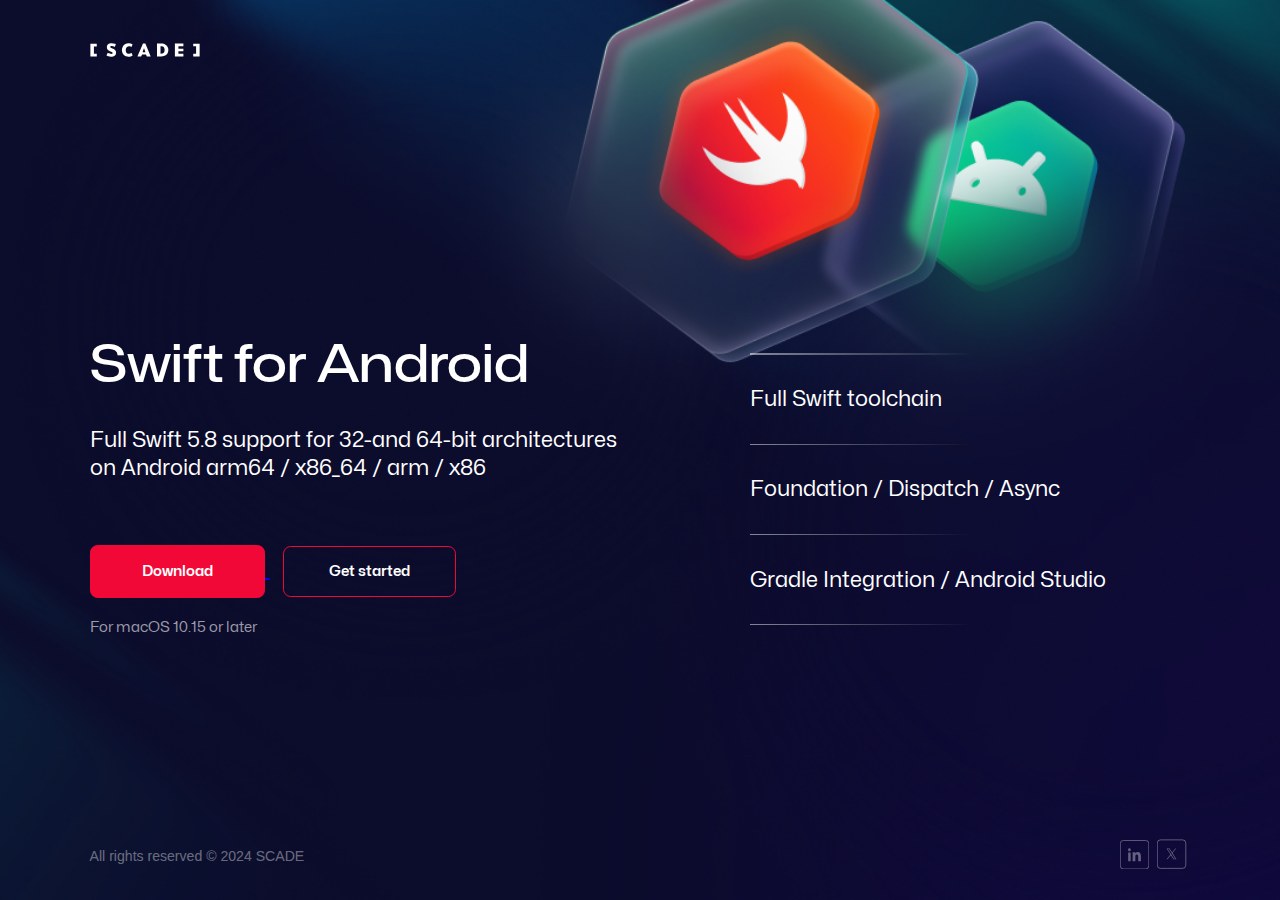
<file: index.html>
<!doctype html>
<html class="no-js" lang="">

<head>
  <meta charset="utf-8">
  <meta name="viewport" content="width=device-width, initial-scale=1">
  <title>SCADE</title>
<!--  <link rel="icon" href="/img/logo.svg" type="image/x-icon">-->
  <link rel="stylesheet" href="css/style.css">
  <link href="css/fonts.css" rel="stylesheet">
</head>

<body>
  <header>
    <img src="img/logo.svg" alt="" class="logo">
  </header>

  <main>
    <div class="content" >
      <div class="column first-column">
        <p class="swift-for-android-text">Swift for Android </p>
        <p class="description">Full Swift 5.8 support for 32-and 64-bit architectures on Android arm64 / x86_64 / arm / x86</p>
      </div>
      <div class="column third-column">
        <a href="https://github.com/scade-platform/swift-android-toolchain/releases/download/5.9.2/swift-android-5.9.2.pkg" class="download-link">
          <button class="download" type="button">
            Download
          </button>
        </a>
        <p>For macOS 10.15 or later</p>
        <button class="get-started" onclick="window.open('/getStarted')">
          Get started
        </button>
      </div>
      <div class="column second-column">
          <div class="line"></div>
        <p class="options">Full Swift toolchain </p>
          <div class="line"></div>
        <p class="options">Foundation / Dispatch / Async</p>
          <div class="line"></div>
        <p class="options">Gradle Integration / Android Studio</p>
          <div class="line"></div>
      </div>
    </div>
  </main>
<footer>
    <p>All rights reserved © 2024 SCADE</p>
    <div class="social-media-container">
      <a href="https://www.linkedin.com/company/scade-mobile/">
        <svg viewBox="0 0 32 32" fill="none" xmlns="http://www.w3.org/2000/svg">
          <g opacity="0.6">
            <rect x="0.5" y="0.5" width="31" height="31" rx="3.5" stroke="white" stroke-opacity="0.6"/>
            <path d="M11.7539 23.0698V13.624H9.08701V23.0698H11.7539ZM10.4208 12.3336C11.3508 12.3336 11.9297 11.6083 11.9297 10.7019C11.9124 9.77502 11.3508 9.06982 10.4385 9.06982C9.52623 9.06982 8.92969 9.77503 8.92969 10.7019C8.92969 11.6083 9.50842 12.3336 10.4034 12.3336H10.4208Z" fill="white" fill-opacity="0.6"/>
            <path d="M13.9297 23.0698H16.8781V17.6134C16.8781 17.3214 16.8972 17.0297 16.9751 16.8209C17.1882 16.2375 17.6733 15.6332 18.4878 15.6332C19.5547 15.6332 19.9815 16.5292 19.9815 17.8427V23.0698H22.9297V17.4674C22.9297 14.4662 21.4751 13.0698 19.5353 13.0698C17.9447 13.0698 17.2464 14.0491 16.8584 14.7161H16.8781V13.299H13.9298C13.9684 14.2158 13.9298 23.0697 13.9298 23.0697L13.9297 23.0698Z" fill="white" fill-opacity="0.6"/>
          </g>
        </svg>
      </a>
      <a href="https://twitter.com/scade_platform">
        <svg viewBox="0 0 32 33" fill="none" xmlns="http://www.w3.org/2000/svg">
          <g opacity="0.6" filter="url(#filter0_b_353_42)">
            <rect x="0.5" y="0.939453" width="31" height="31" rx="3.5" stroke="white" stroke-opacity="0.6"/>
            <g clip-path="url(#clip0_353_42)">
              <path d="M20.7807 21.1403L17.0407 15.2991L16.6179 14.6385L13.942 10.46L13.7203 10.1138H10.4326L11.2344 11.3663L14.7918 16.9227L15.2147 17.5826L18.0731 22.0474L18.2948 22.3932H21.5825L20.7807 21.1403ZM18.6852 21.5933L15.7158 16.9553L15.2929 16.2951L11.8472 10.9131H13.3295L16.1163 15.2655L16.5391 15.9258L20.1679 21.5932L18.6852 21.5933Z" fill="white" fill-opacity="0.6"/>
              <path d="M15.2934 16.2951L15.7162 16.9553L15.2149 17.5825L11.3684 22.3928H10.4199L14.792 16.9226L15.2934 16.2951Z" fill="white" fill-opacity="0.6"/>
              <path d="M21.1867 10.1138L17.0404 15.2991L16.5391 15.9259L16.1162 15.2656L16.6175 14.6385L19.4262 11.1243L20.2382 10.1138H21.1867Z" fill="white" fill-opacity="0.6"/>
            </g>
          </g>
          <defs>
            <filter id="filter0_b_353_42" x="-4" y="-3.56055" width="40" height="40" filterUnits="userSpaceOnUse" color-interpolation-filters="sRGB">
              <feFlood flood-opacity="0" result="BackgroundImageFix"/>
              <feGaussianBlur in="BackgroundImageFix" stdDeviation="2"/>
              <feComposite in2="SourceAlpha" operator="in" result="effect1_backgroundBlur_353_42"/>
              <feBlend mode="normal" in="SourceGraphic" in2="effect1_backgroundBlur_353_42" result="shape"/>
            </filter>
            <clipPath id="clip0_353_42">
              <rect width="11.1628" height="12.2791" fill="white" transform="translate(10.4199 10.1138)"/>
            </clipPath>
          </defs>
        </svg>
      </a>
    </div>
</footer>
</body>
</html>
</file>
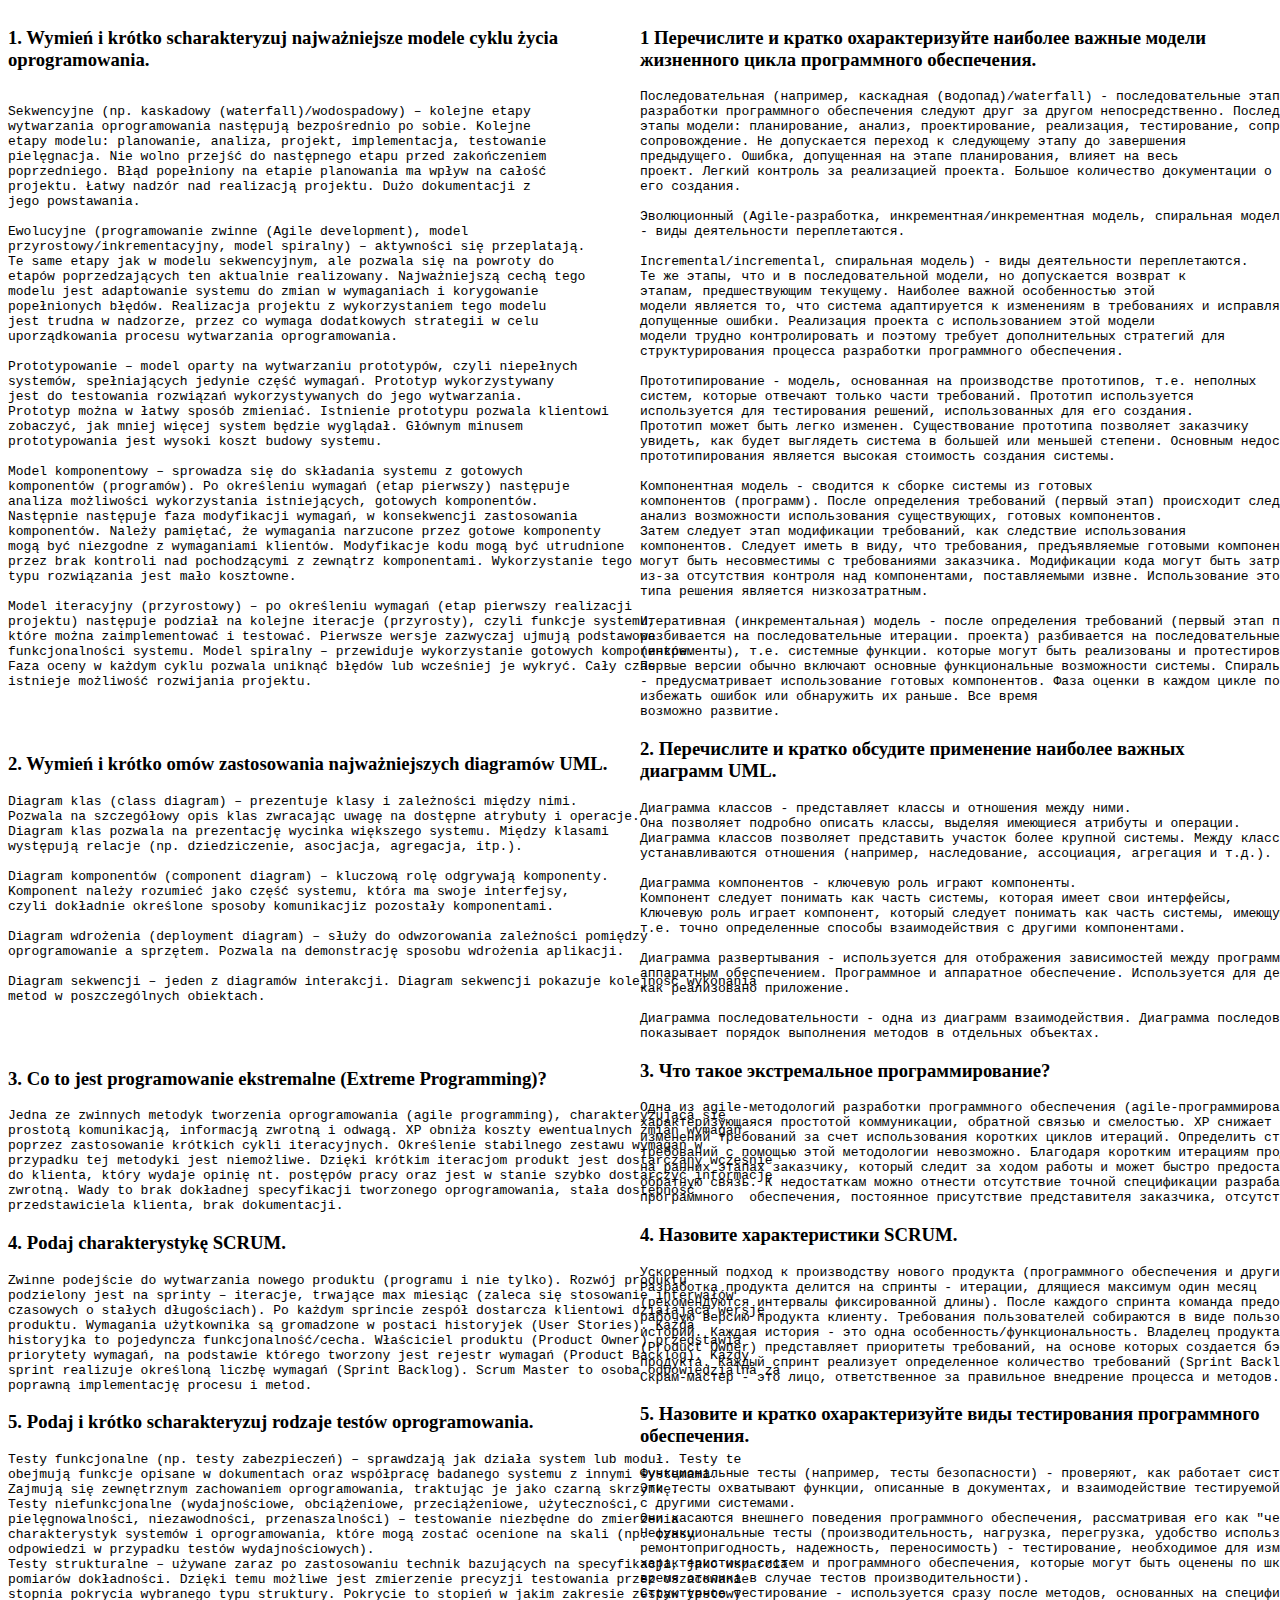
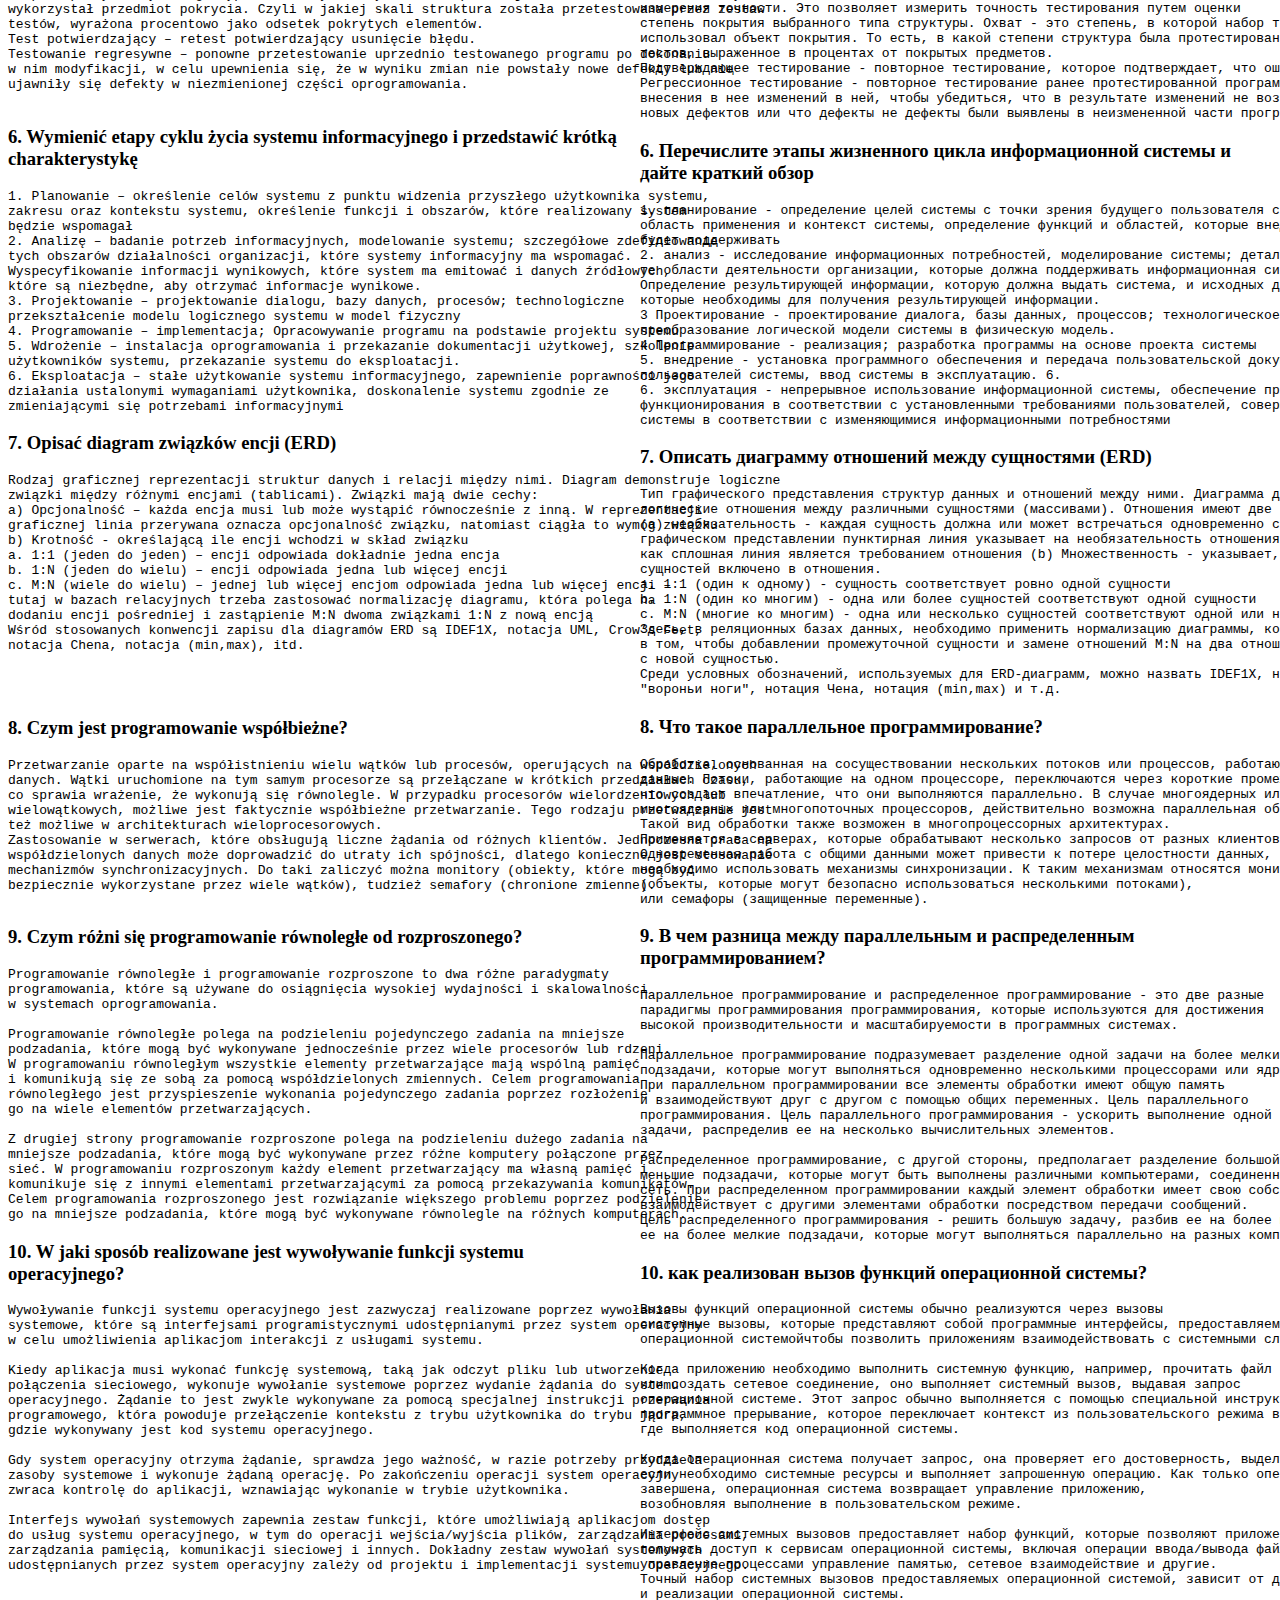
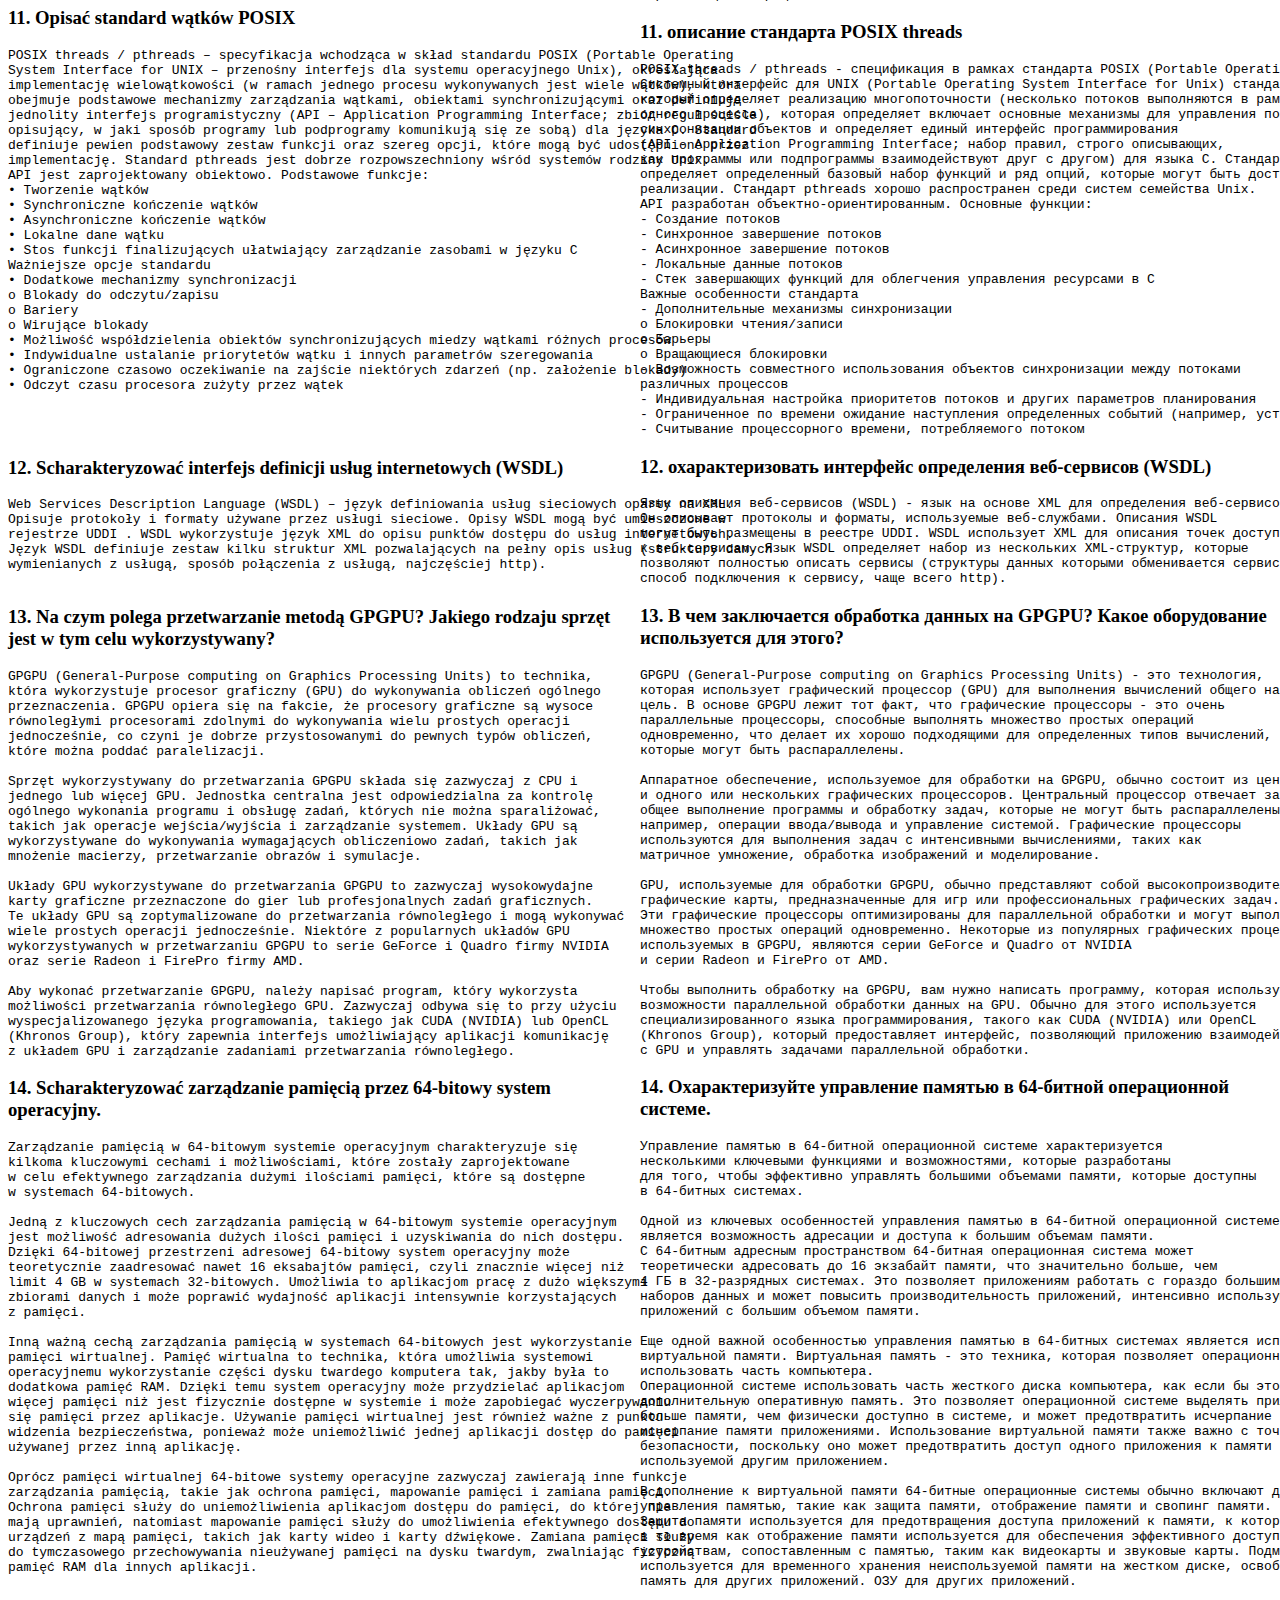
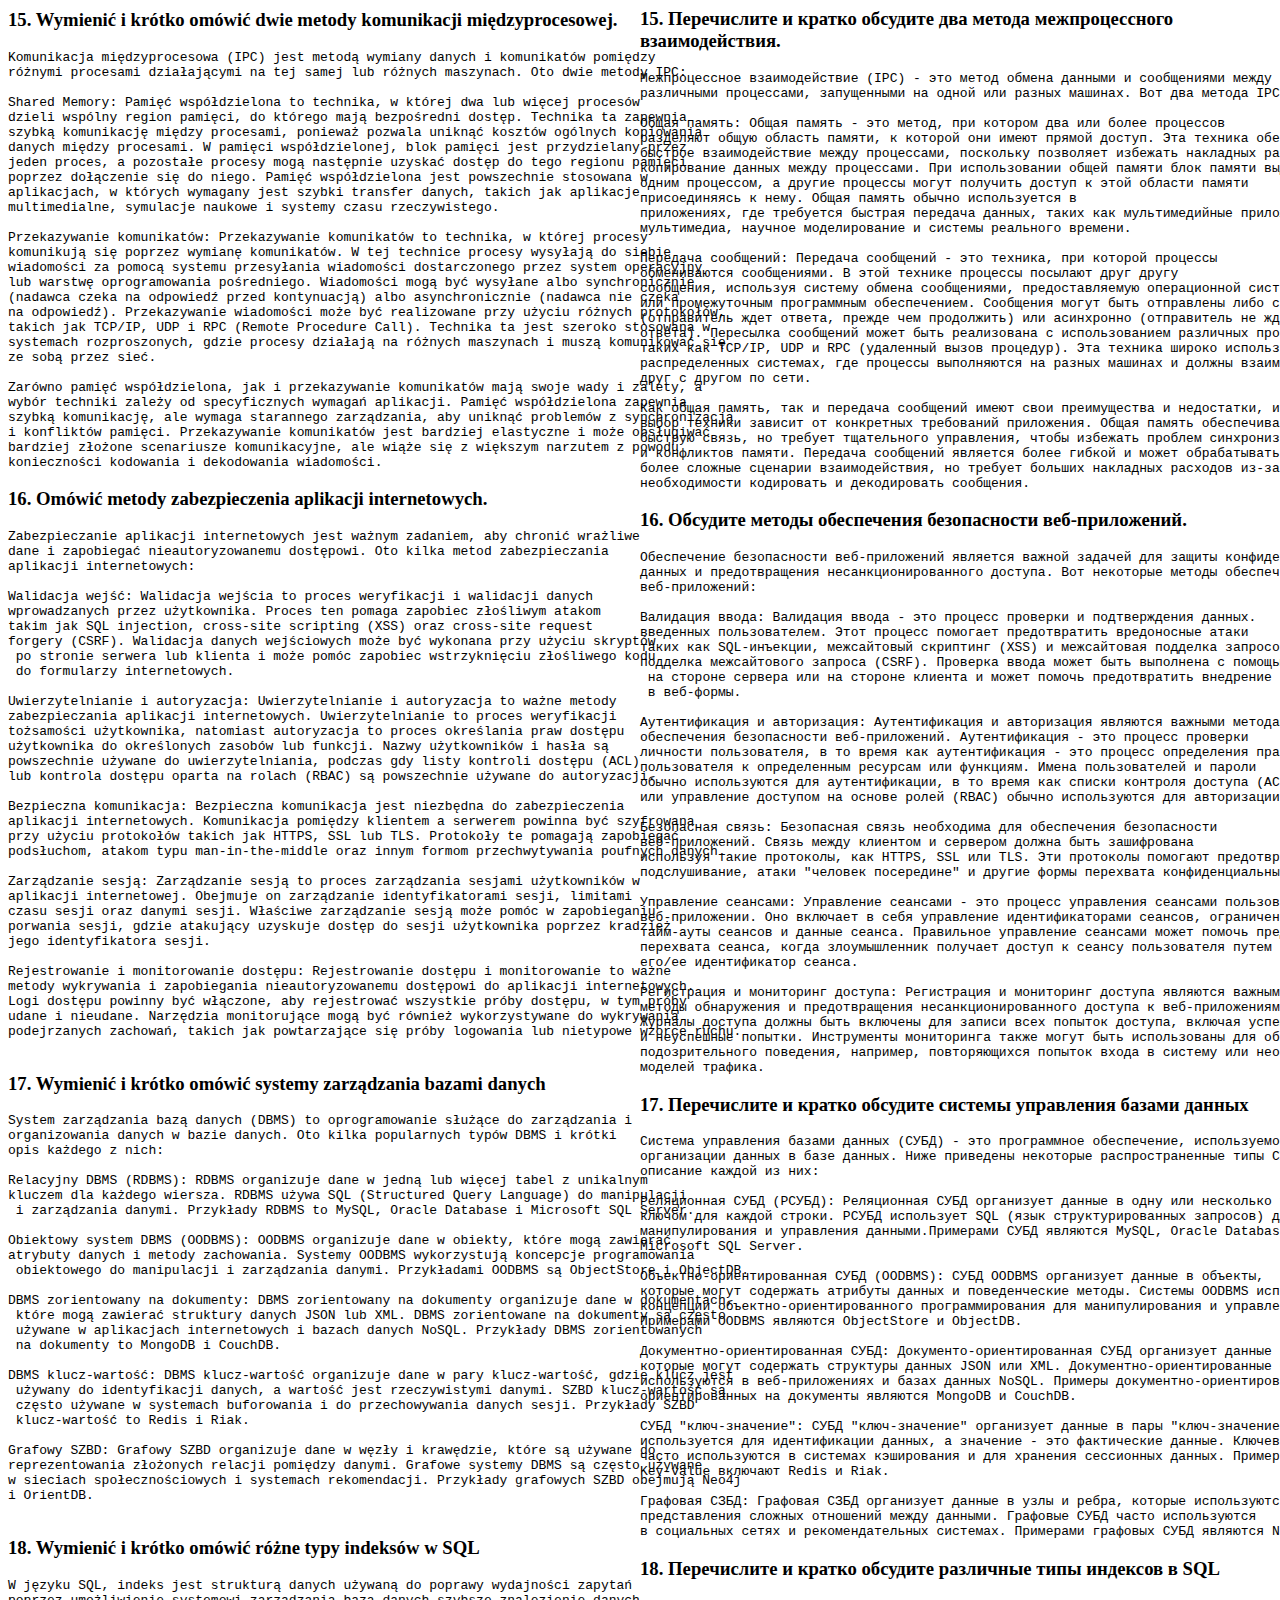
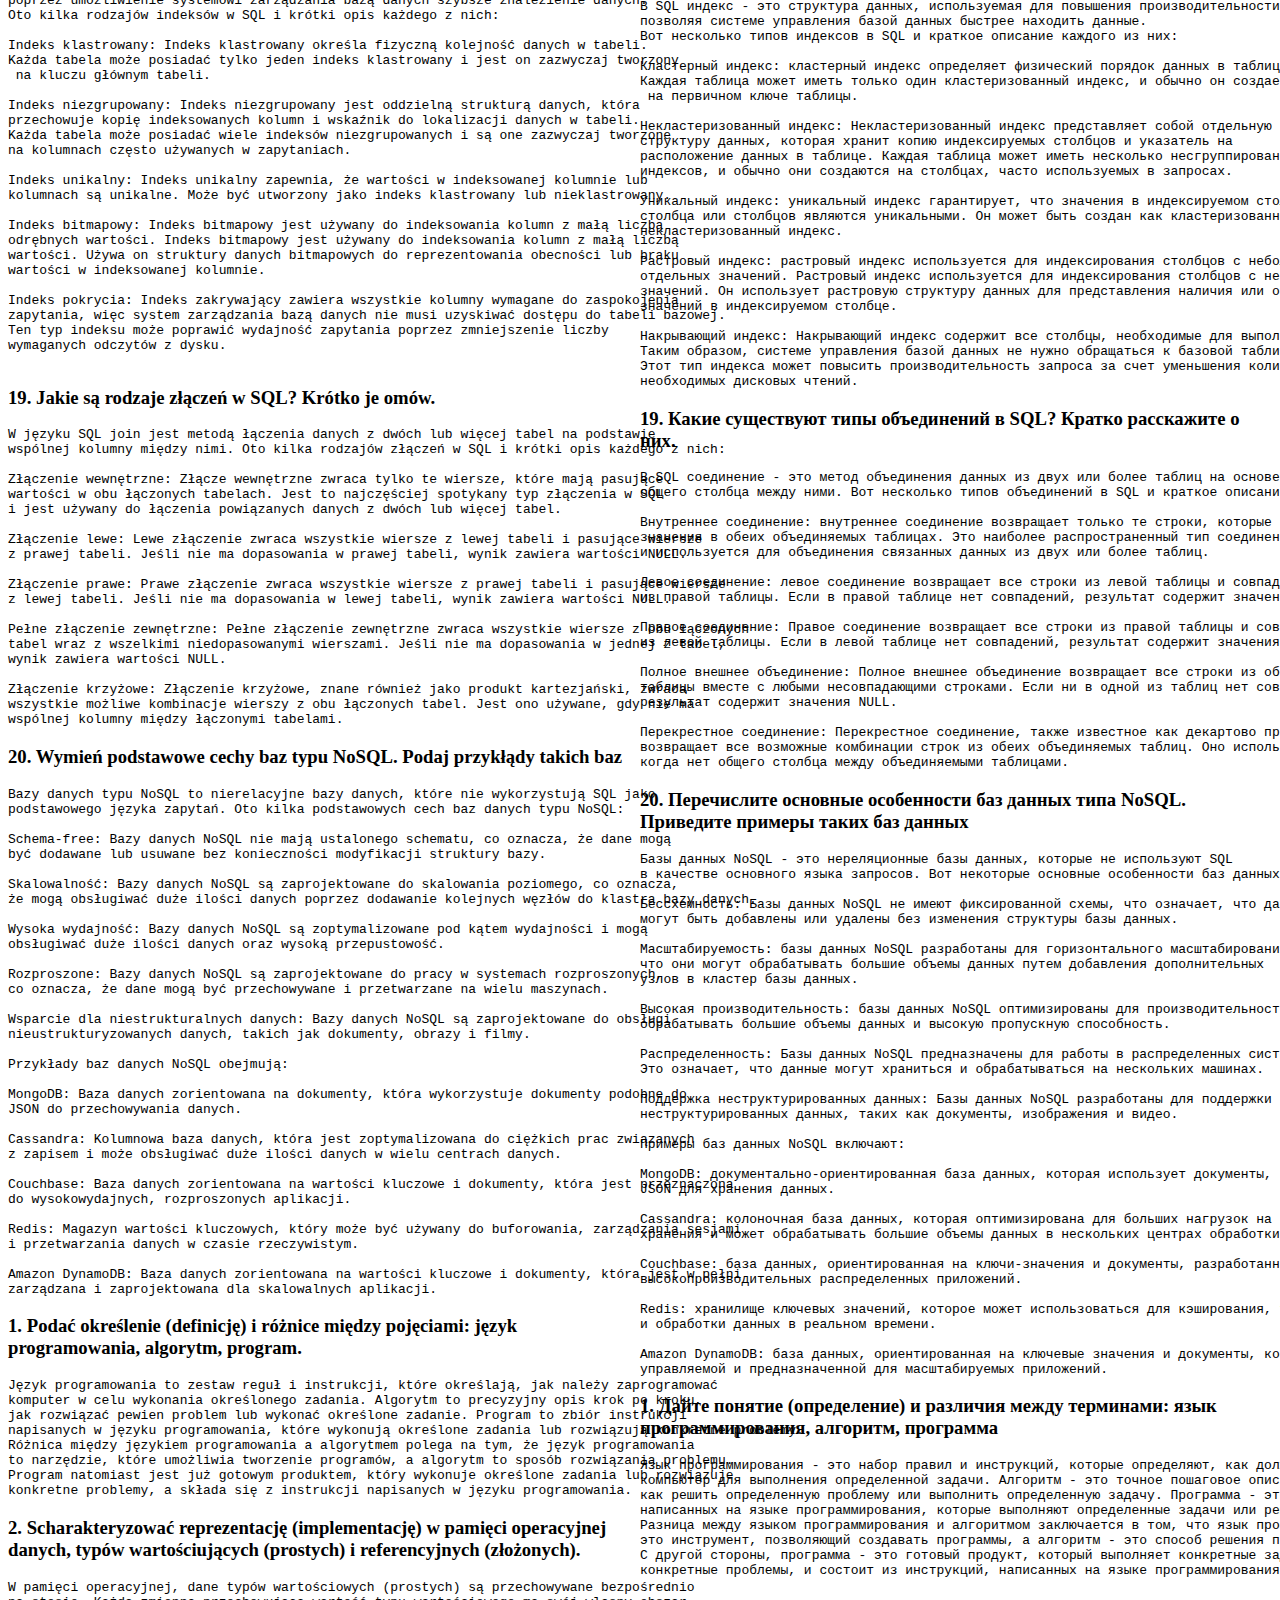
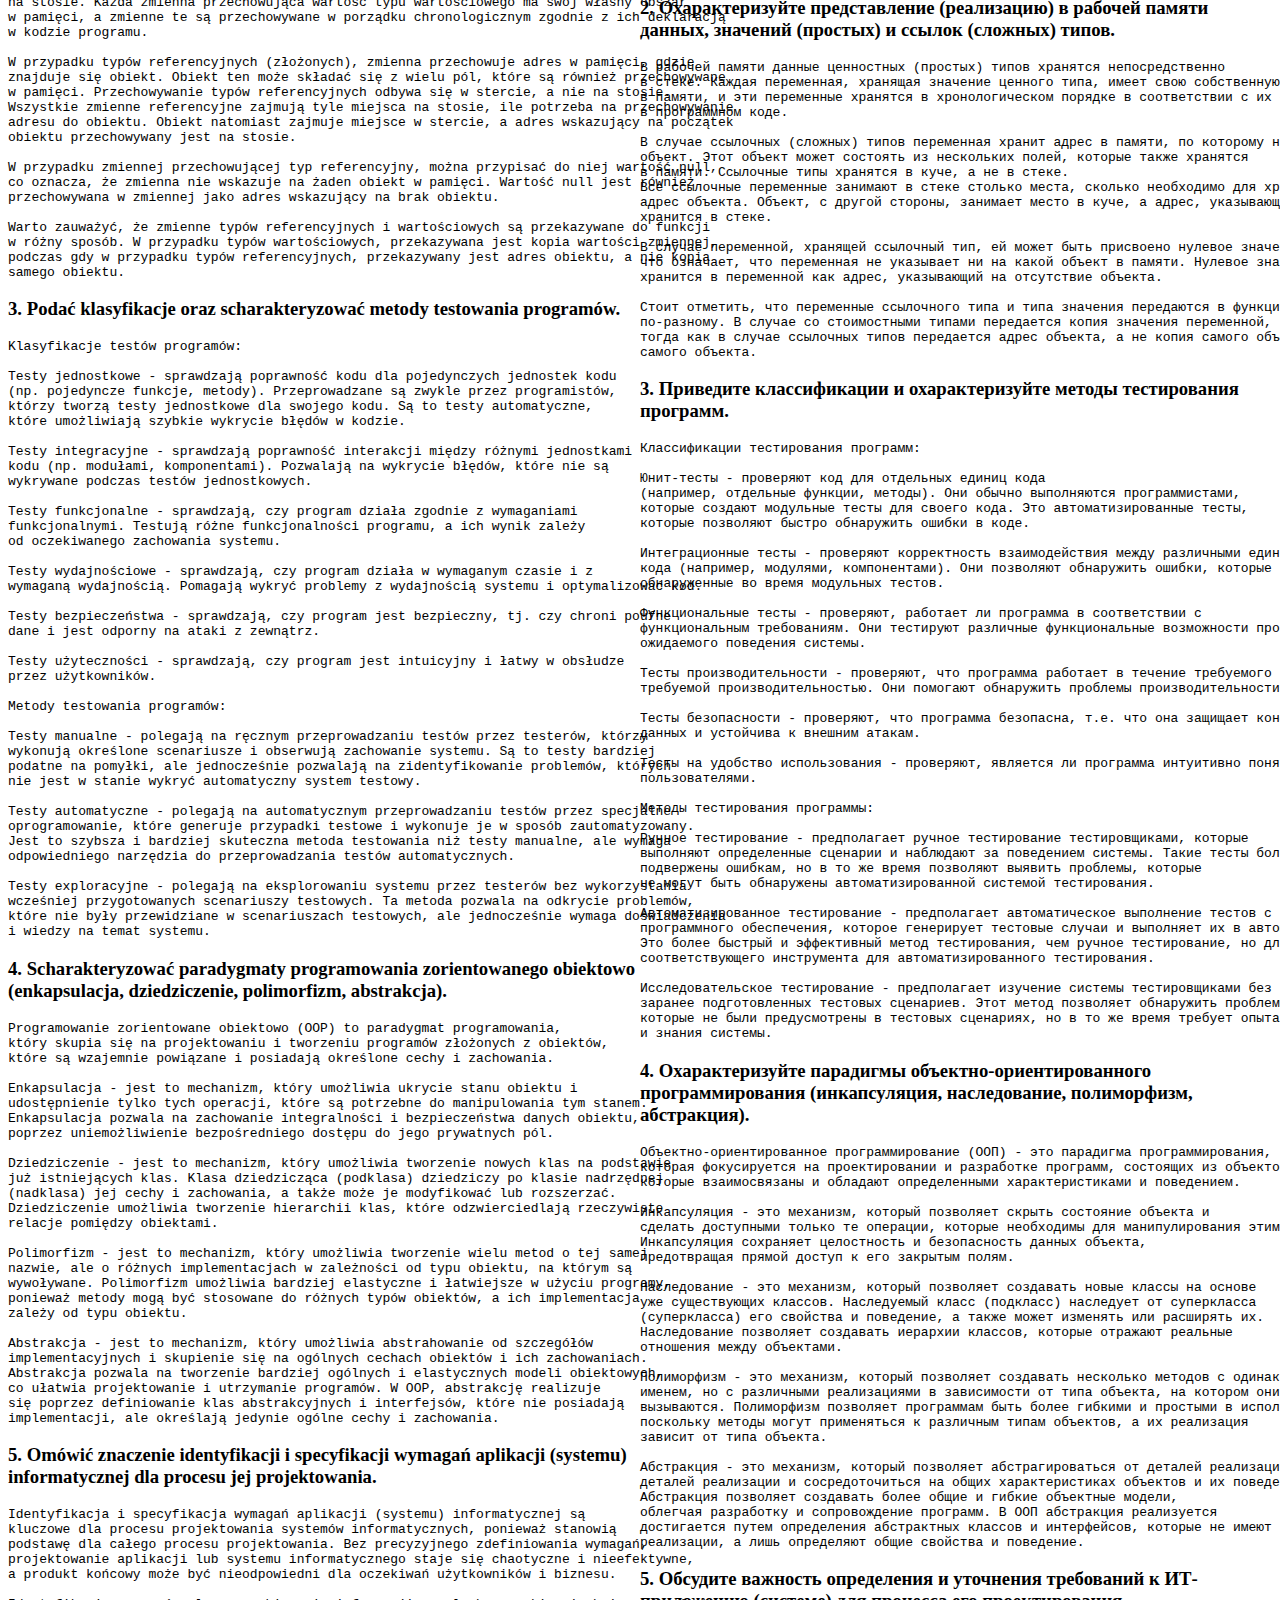
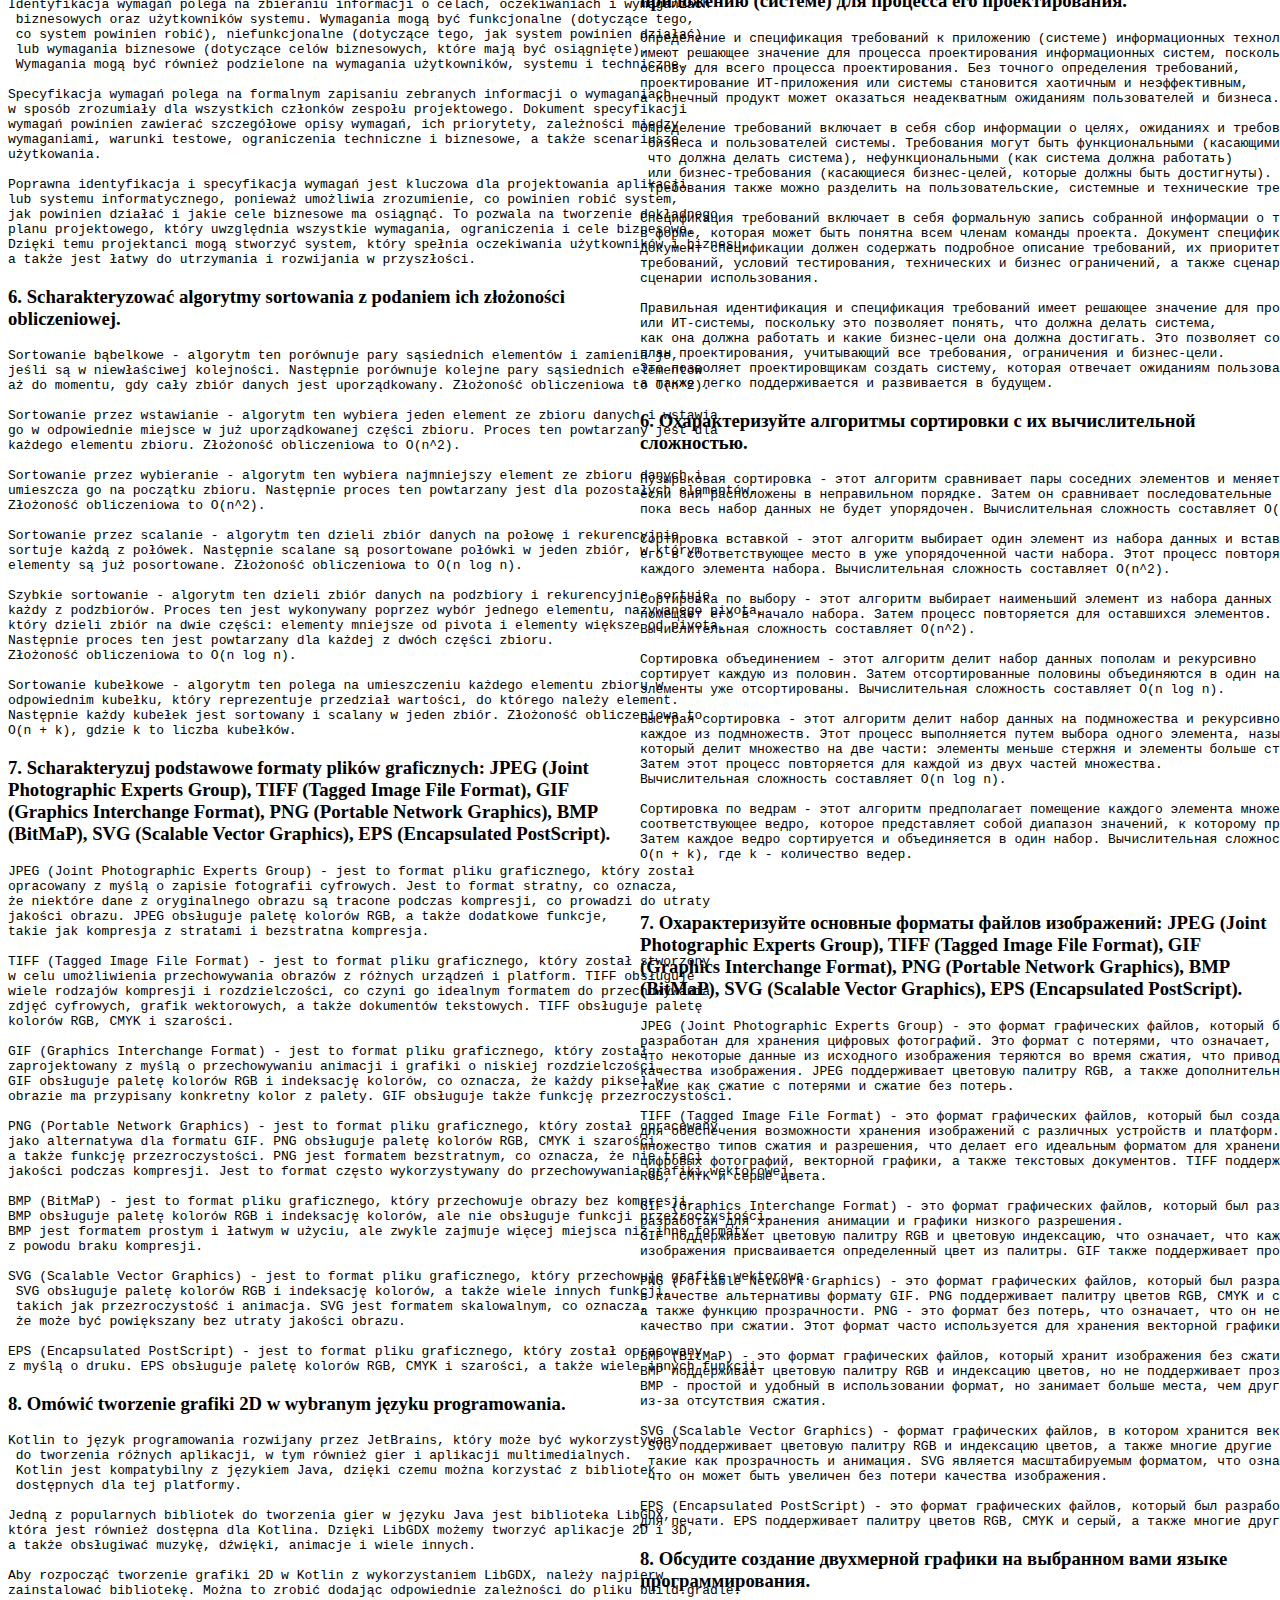
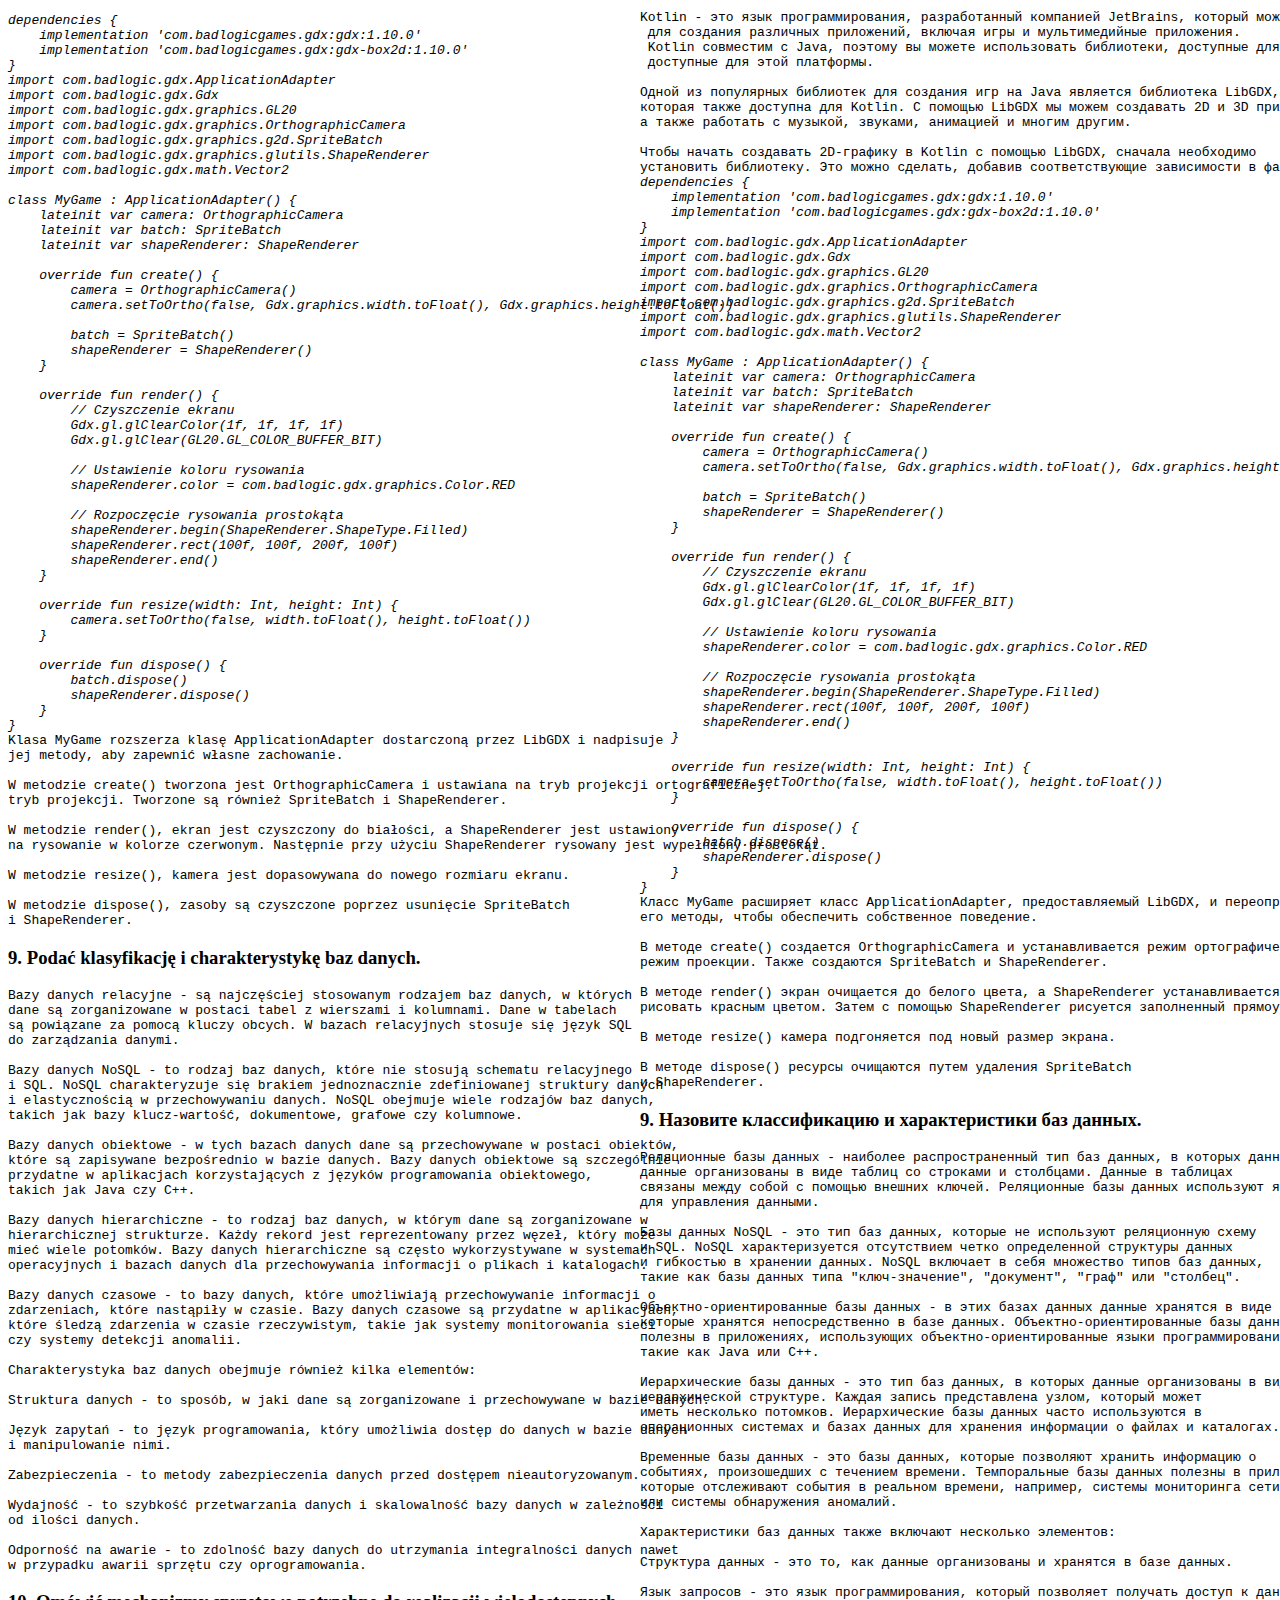
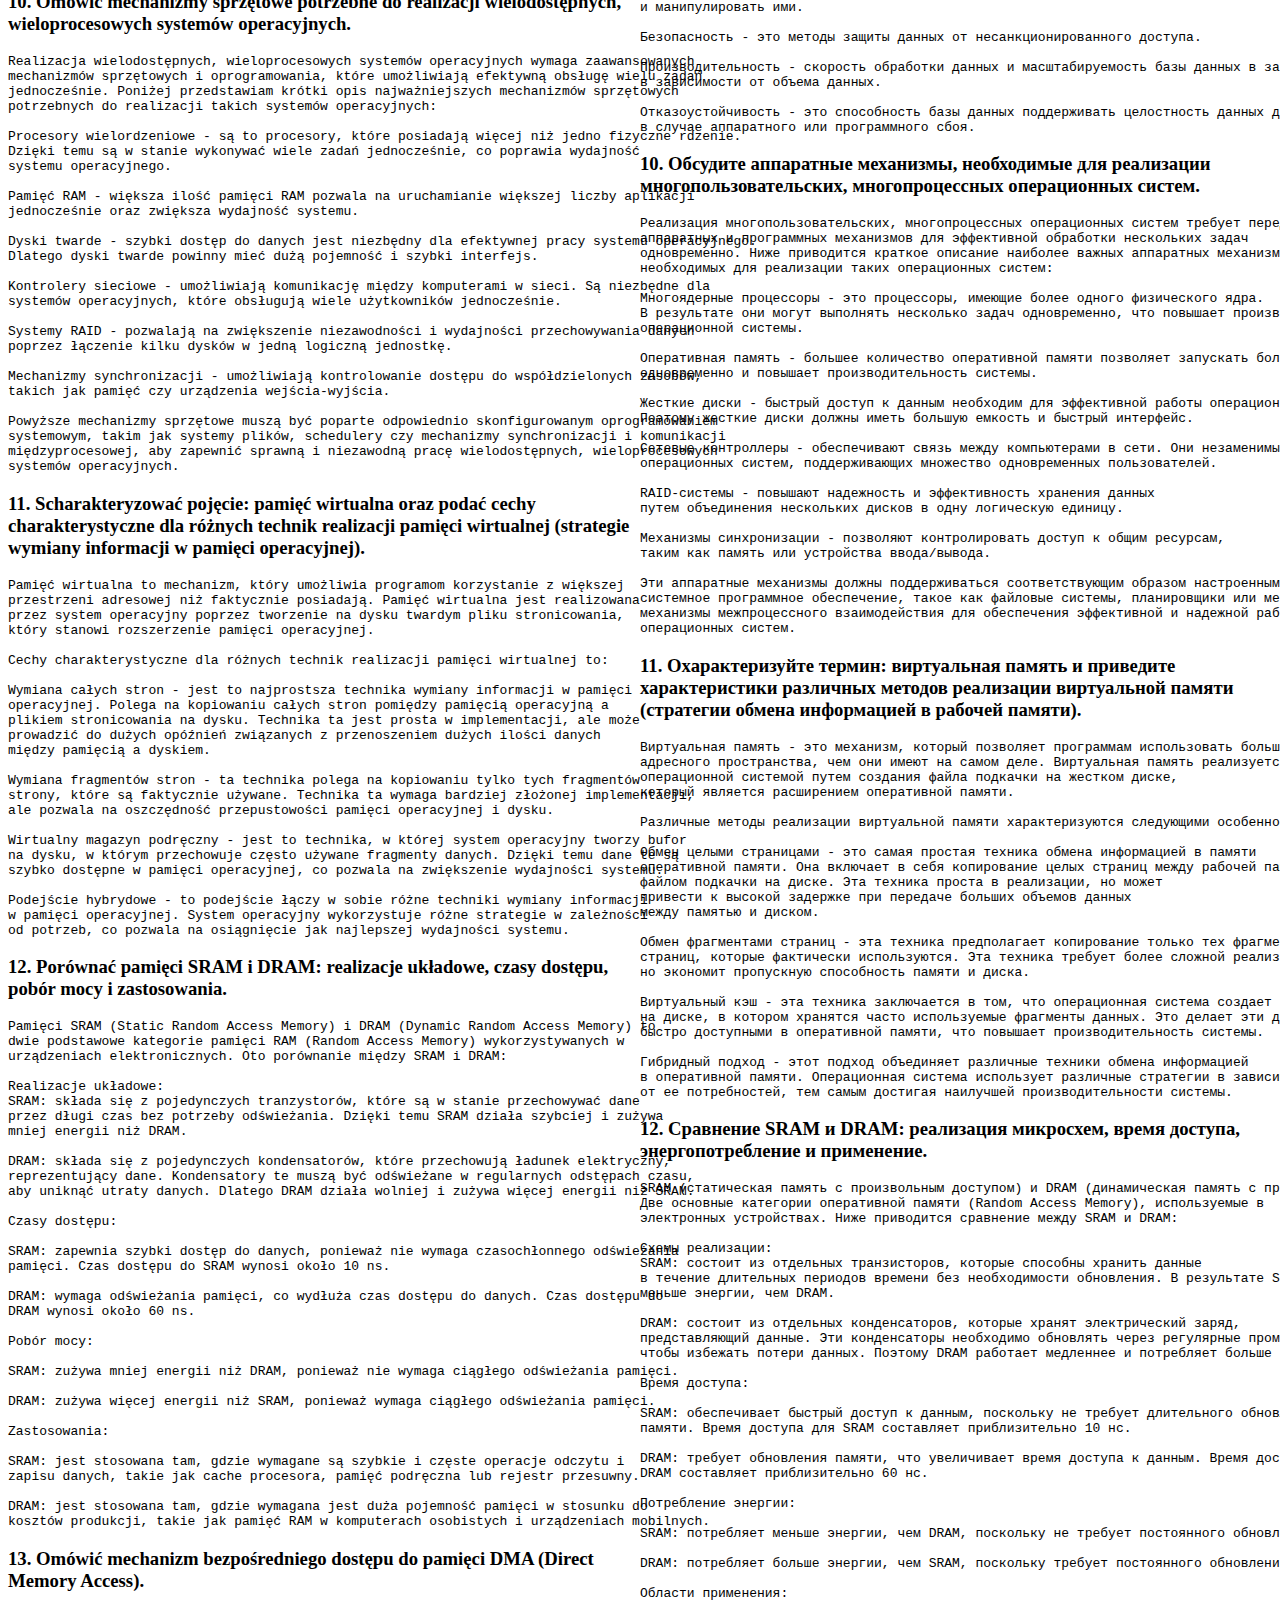
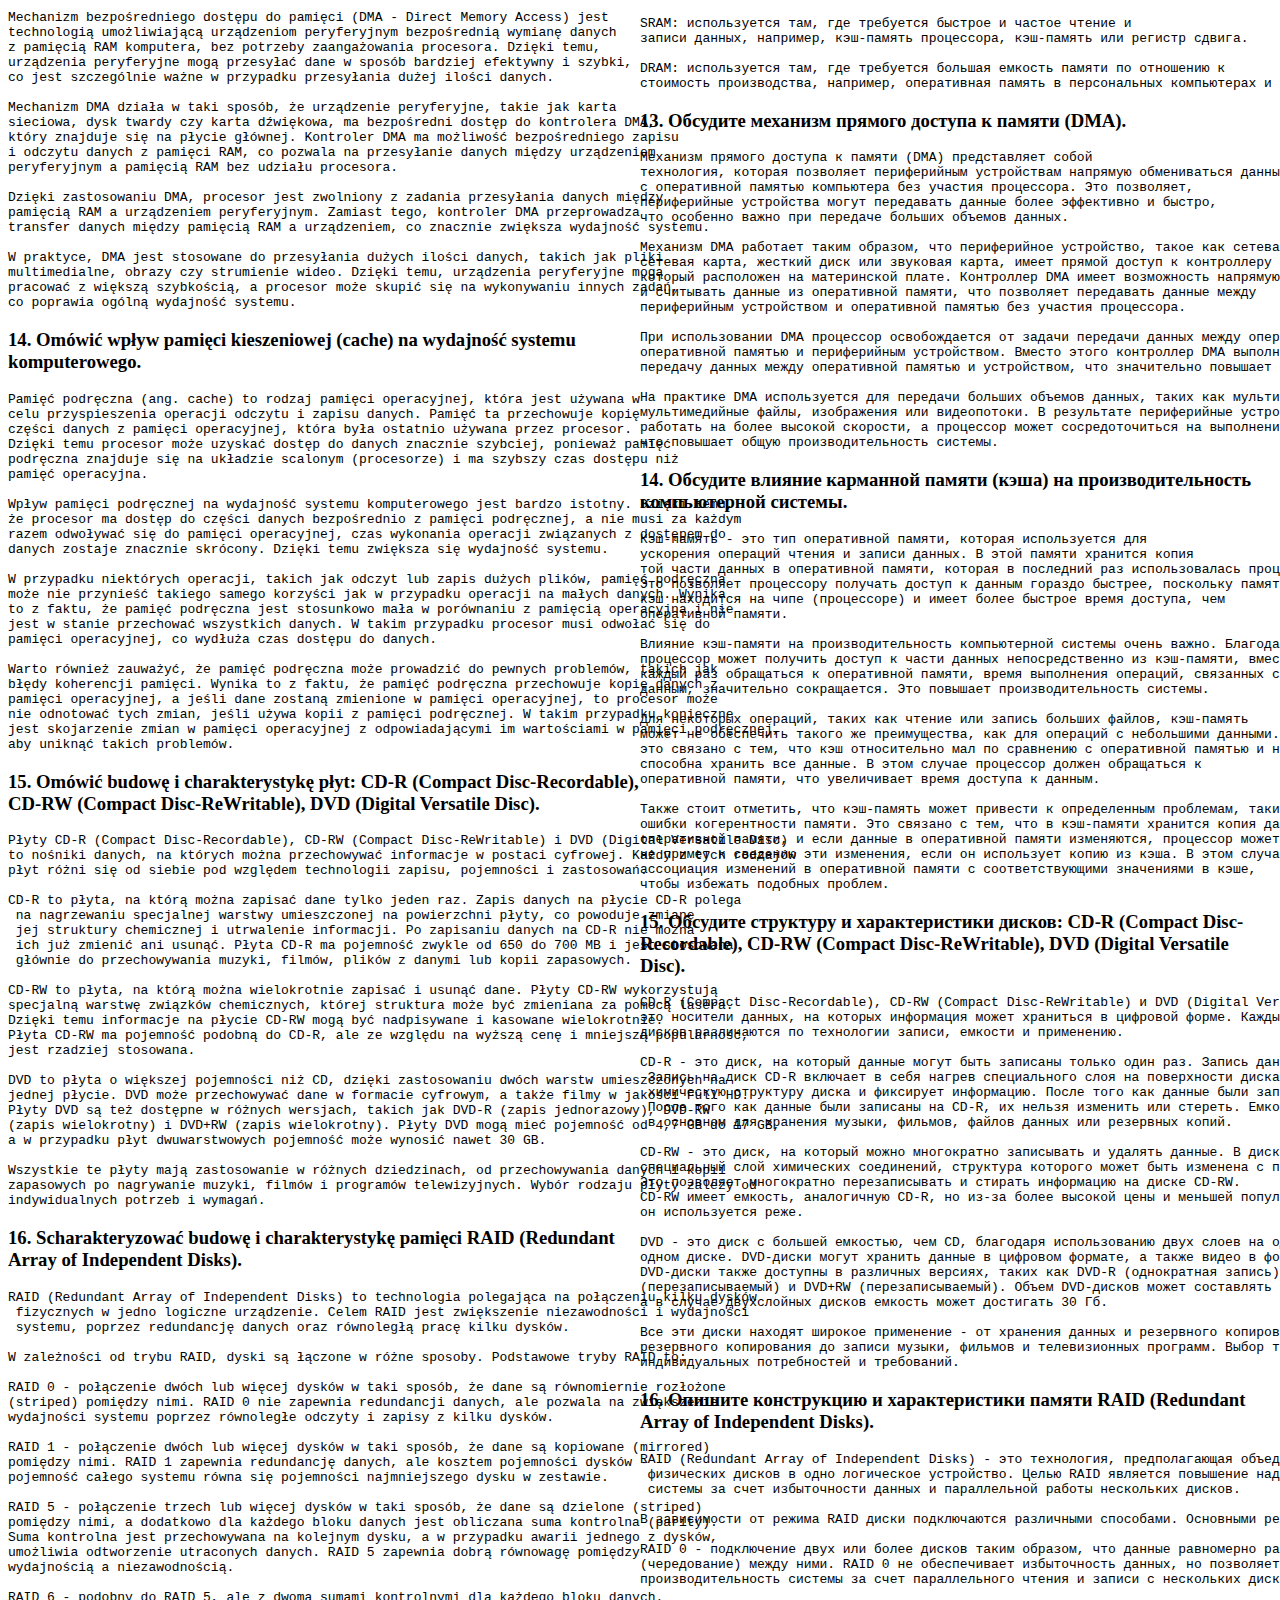
<file: main.html>
<!DOCTYPE html>
<html>
<head>
<title>Question</title>
<style>
	.divs {
	  float:left;
	  width:50%;
	  display: inline-block;
	}
	.divright {
	  text-align: left;
	}
</style>
</head>
<body>
	<div class="container">
		<div class="divs divleft">
			<h3>1. Wymień i krótko scharakteryzuj najważniejsze modele cyklu życia oprogramowania.
			</h3>
			<pre>

Sekwencyjne (np. kaskadowy (waterfall)/wodospadowy) – kolejne etapy 
wytwarzania oprogramowania następują bezpośrednio po sobie. Kolejne 
etapy modelu: planowanie, analiza, projekt, implementacja, testowanie 
pielęgnacja. Nie wolno przejść do następnego etapu przed zakończeniem 
poprzedniego. Błąd popełniony na etapie planowania ma wpływ na całość 
projektu. Łatwy nadzór nad realizacją projektu. Dużo dokumentacji z 
jego powstawania. 

Ewolucyjne (programowanie zwinne (Agile development), model 
przyrostowy/inkrementacyjny, model spiralny) – aktywności się przeplatają. 
Te same etapy jak w modelu sekwencyjnym, ale pozwala się na powroty do 
etapów poprzedzających ten aktualnie realizowany. Najważniejszą cechą tego
modelu jest adaptowanie systemu do zmian w wymaganiach i korygowanie 
popełnionych błędów. Realizacja projektu z wykorzystaniem tego modelu 
jest trudna w nadzorze, przez co wymaga dodatkowych strategii w celu 
uporządkowania procesu wytwarzania oprogramowania.

Prototypowanie – model oparty na wytwarzaniu prototypów, czyli niepełnych 
systemów, spełniających jedynie część wymagań. Prototyp wykorzystywany 
jest do testowania rozwiązań wykorzystywanych do jego wytwarzania. 
Prototyp można w łatwy sposób zmieniać. Istnienie prototypu pozwala klientowi
zobaczyć, jak mniej więcej system będzie wyglądał. Głównym minusem 
prototypowania jest wysoki koszt budowy systemu.

Model komponentowy – sprowadza się do składania systemu z gotowych 
komponentów (programów). Po określeniu wymagań (etap pierwszy) następuje 
analiza możliwości wykorzystania istniejących, gotowych komponentów. 
Następnie następuje faza modyfikacji wymagań, w konsekwencji zastosowania 
komponentów. Należy pamiętać, że wymagania narzucone przez gotowe komponenty
mogą być niezgodne z wymaganiami klientów. Modyfikacje kodu mogą być utrudnione 
przez brak kontroli nad pochodzącymi z zewnątrz komponentami. Wykorzystanie tego 
typu rozwiązania jest mało kosztowne.

Model iteracyjny (przyrostowy) – po określeniu wymagań (etap pierwszy realizacji 
projektu) następuje podział na kolejne iteracje (przyrosty), czyli funkcje systemu, 
które można zaimplementować i testować. Pierwsze wersje zazwyczaj ujmują podstawowe 
funkcjonalności systemu. Model spiralny – przewiduje wykorzystanie gotowych komponentów. 
Faza oceny w każdym cyklu pozwala uniknąć błędów lub wcześniej je wykryć. Cały czas 
istnieje możliwość rozwijania projektu. 



</pre>
			<h3>2. Wymień i krótko omów zastosowania najważniejszych diagramów UML.</h3>
<pre>
Diagram klas (class diagram) – prezentuje klasy i zależności między nimi. 
Pozwala na szczegółowy opis klas zwracając uwagę na dostępne atrybuty i operacje. 
Diagram klas pozwala na prezentację wycinka większego systemu. Między klasami 
występują relacje (np. dziedziczenie, asocjacja, agregacja, itp.). 

Diagram komponentów (component diagram) – kluczową rolę odgrywają komponenty. 
Komponent należy rozumieć jako część systemu, która ma swoje interfejsy, 
czyli dokładnie określone sposoby komunikacjiz pozostały komponentami. 

Diagram wdrożenia (deployment diagram) – służy do odwzorowania zależności pomiędzy
oprogramowanie a sprzętem. Pozwala na demonstrację sposobu wdrożenia aplikacji.

Diagram sekwencji – jeden z diagramów interakcji. Diagram sekwencji pokazuje kolejność wykonania
metod w poszczególnych obiektach. 



</pre>
<h3>3. Co to jest programowanie ekstremalne (Extreme Programming)?</h3>
<pre>
Jedna ze zwinnych metodyk tworzenia oprogramowania (agile programming), charakteryzująca się
prostotą komunikacją, informacją zwrotną i odwagą. XP obniża koszty ewentualnych zmian wymagań
poprzez zastosowanie krótkich cykli iteracyjnych. Określenie stabilnego zestawu wymagań w
przypadku tej metodyki jest niemożliwe. Dzięki krótkim iteracjom produkt jest dostarczany wcześnie
do klienta, który wydaje opinię nt. postępów pracy oraz jest w stanie szybko dostarczyć informację
zwrotną. Wady to brak dokładnej specyfikacji tworzonego oprogramowania, stała dostępność
przedstawiciela klienta, brak dokumentacji. 
</pre>
<h3>4. Podaj charakterystykę SCRUM.</h3>
<pre>
Zwinne podejście do wytwarzania nowego produktu (programu i nie tylko). Rozwój produktu
podzielony jest na sprinty – iteracje, trwające max miesiąc (zaleca się stosowanie interwałów
czasowych o stałych długościach). Po każdym sprincie zespół dostarcza klientowi działającą wersję
produktu. Wymagania użytkownika są gromadzone w postaci historyjek (User Stories). Każda
historyjka to pojedyncza funkcjonalność/cecha. Właściciel produktu (Product Owner) przedstawia
priorytety wymagań, na podstawie którego tworzony jest rejestr wymagań (Product Backlog). Każdy
sprint realizuje określoną liczbę wymagań (Sprint Backlog). Scrum Master to osoba odpowiedzialna za
poprawną implementację procesu i metod. 
</pre>
<h3>5. Podaj i krótko scharakteryzuj rodzaje testów oprogramowania. </h3>
<pre>
Testy funkcjonalne (np. testy zabezpieczeń) – sprawdzają jak działa system lub moduł. Testy te
obejmują funkcje opisane w dokumentach oraz współpracę badanego systemu z innymi systemami.
Zajmują się zewnętrznym zachowaniem oprogramowania, traktując je jako czarną skrzynkę.
Testy niefunkcjonalne (wydajnościowe, obciążeniowe, przeciążeniowe, użyteczności,
pielęgnowalności, niezawodności, przenaszalności) – testowanie niezbędne do zmierzenia
charakterystyk systemów i oprogramowania, które mogą zostać ocenione na skali (np. czasy
odpowiedzi w przypadku testów wydajnościowych).
Testy strukturalne – używane zaraz po zastosowaniu technik bazujących na specyfikacji, jako wsparcia
pomiarów dokładności. Dzięki temu możliwe jest zmierzenie precyzji testowania przez oszacowanie
stopnia pokrycia wybranego typu struktury. Pokrycie to stopień w jakim zakresie zestaw testowy
wykorzystał przedmiot pokrycia. Czyli w jakiej skali struktura została przetestowana przez zestaw
testów, wyrażona procentowo jako odsetek pokrytych elementów.
Test potwierdzający – retest potwierdzający usunięcie błędu.
Testowanie regresywne – ponowne przetestowanie uprzednio testowanego programu po dokonaniu
w nim modyfikacji, w celu upewnienia się, że w wyniku zmian nie powstały nowe defekty lub nie
ujawniły się defekty w niezmienionej części oprogramowania.

</pre>
<h3>6. Wymienić etapy cyklu życia systemu informacyjnego i przedstawić krótką charakterystykę</h3>
<pre>
1. Planowanie – określenie celów systemu z punktu widzenia przyszłego użytkownika systemu,
zakresu oraz kontekstu systemu, określenie funkcji i obszarów, które realizowany system
będzie wspomagał
2. Analizę – badanie potrzeb informacyjnych, modelowanie systemu; szczegółowe zdefiniowanie
tych obszarów działalności organizacji, które systemy informacyjny ma wspomagać.
Wyspecyfikowanie informacji wynikowych, które system ma emitować i danych źródłowych,
które są niezbędne, aby otrzymać informacje wynikowe.
3. Projektowanie – projektowanie dialogu, bazy danych, procesów; technologiczne
przekształcenie modelu logicznego systemu w model fizyczny
4. Programowanie – implementacja; Opracowywanie programu na podstawie projektu systemu
5. Wdrożenie – instalacja oprogramowania i przekazanie dokumentacji użytkowej, szkolenie
użytkowników systemu, przekazanie systemu do eksploatacji.
6. Eksploatacja – stałe użytkowanie systemu informacyjnego, zapewnienie poprawności jego
działania ustalonymi wymaganiami użytkownika, doskonalenie systemu zgodnie ze
zmieniającymi się potrzebami informacyjnymi
</pre>
<h3>7. Opisać diagram związków encji (ERD)</h3>
<pre>
Rodzaj graficznej reprezentacji struktur danych i relacji między nimi. Diagram demonstruje logiczne
związki między różnymi encjami (tablicami). Związki mają dwie cechy:
a) Opcjonalność – każda encja musi lub może wystąpić równocześnie z inną. W reprezentacji
graficznej linia przerywana oznacza opcjonalność związku, natomiast ciągła to wymóg związku
b) Krotność - określającą ile encji wchodzi w skład związku
a. 1:1 (jeden do jeden) – encji odpowiada dokładnie jedna encja
b. 1:N (jeden do wielu) – encji odpowiada jedna lub więcej encji
c. M:N (wiele do wielu) – jednej lub więcej encjom odpowiada jedna lub więcej encji –
tutaj w bazach relacyjnych trzeba zastosować normalizację diagramu, która polega na
dodaniu encji pośredniej i zastąpienie M:N dwoma związkami 1:N z nową encją
Wśród stosowanych konwencji zapisu dla diagramów ERD są IDEF1X, notacja UML, Crow’s Feet,
notacja Chena, notacja (min,max), itd.



</pre>
<h3>8. Czym jest programowanie współbieżne?</h3>
<pre>
Przetwarzanie oparte na współistnieniu wielu wątków lub procesów, operujących na współdzielonych
danych. Wątki uruchomione na tym samym procesorze są przełączane w krótkich przedziałach czasu,
co sprawia wrażenie, że wykonują się równolegle. W przypadku procesorów wielordzeniowych lub
wielowątkowych, możliwe jest faktycznie współbieżne przetwarzanie. Tego rodzaju przetwarzanie jest
też możliwe w architekturach wieloprocesorowych.
Zastosowanie w serwerach, które obsługują liczne żądania od różnych klientów. Jednoczesna praca na
współdzielonych danych może doprowadzić do utraty ich spójności, dlatego konieczne jest stosowanie
mechanizmów synchronizacyjnych. Do taki zaliczyć można monitory (obiekty, które mogą być
bezpiecznie wykorzystane przez wiele wątków), tudzież semafory (chronione zmienne).

</pre>
<h3>9. Czym różni się programowanie równoległe od rozproszonego?</h3>
<pre>
Programowanie równoległe i programowanie rozproszone to dwa różne paradygmaty 
programowania, które są używane do osiągnięcia wysokiej wydajności i skalowalności 
w systemach oprogramowania.

Programowanie równoległe polega na podzieleniu pojedynczego zadania na mniejsze 
podzadania, które mogą być wykonywane jednocześnie przez wiele procesorów lub rdzeni. 
W programowaniu równoległym wszystkie elementy przetwarzające mają wspólną pamięć 
i komunikują się ze sobą za pomocą współdzielonych zmiennych. Celem programowania 
równoległego jest przyspieszenie wykonania pojedynczego zadania poprzez rozłożenie
go na wiele elementów przetwarzających.

Z drugiej strony programowanie rozproszone polega na podzieleniu dużego zadania na 
mniejsze podzadania, które mogą być wykonywane przez różne komputery połączone przez 
sieć. W programowaniu rozproszonym każdy element przetwarzający ma własną pamięć i 
komunikuje się z innymi elementami przetwarzającymi za pomocą przekazywania komunikatów. 
Celem programowania rozproszonego jest rozwiązanie większego problemu poprzez podzielenie 
go na mniejsze podzadania, które mogą być wykonywane równolegle na różnych komputerach.
</pre>
<h3>10. W jaki sposób realizowane jest wywoływanie funkcji systemu operacyjnego?</h3>
<pre>
Wywoływanie funkcji systemu operacyjnego jest zazwyczaj realizowane poprzez wywołania 
systemowe, które są interfejsami programistycznymi udostępnianymi przez system operacyjny
w celu umożliwienia aplikacjom interakcji z usługami systemu.

Kiedy aplikacja musi wykonać funkcję systemową, taką jak odczyt pliku lub utworzenie 
połączenia sieciowego, wykonuje wywołanie systemowe poprzez wydanie żądania do systemu 
operacyjnego. Żądanie to jest zwykle wykonywane za pomocą specjalnej instrukcji przerwania 
programowego, która powoduje przełączenie kontekstu z trybu użytkownika do trybu jądra, 
gdzie wykonywany jest kod systemu operacyjnego.

Gdy system operacyjny otrzyma żądanie, sprawdza jego ważność, w razie potrzeby przydziela 
zasoby systemowe i wykonuje żądaną operację. Po zakończeniu operacji system operacyjny 
zwraca kontrolę do aplikacji, wznawiając wykonanie w trybie użytkownika.

Interfejs wywołań systemowych zapewnia zestaw funkcji, które umożliwiają aplikacjom dostęp 
do usług systemu operacyjnego, w tym do operacji wejścia/wyjścia plików, zarządzania procesami, 
zarządzania pamięcią, komunikacji sieciowej i innych. Dokładny zestaw wywołań systemowych 
udostępnianych przez system operacyjny zależy od projektu i implementacji systemu operacyjnego.

</pre>
<h3>11. Opisać standard wątków POSIX</h3>
<pre>
POSIX threads / pthreads – specyfikacja wchodząca w skład standardu POSIX (Portable Operating
System Interface for UNIX – przenośny interfejs dla systemu operacyjnego Unix), określająca
implementację wielowątkowości (w ramach jednego procesu wykonywanych jest wiele wątków), która
obejmuje podstawowe mechanizmy zarządzania wątkami, obiektami synchronizującymi oraz definiuje
jednolity interfejs programistyczny (API – Application Programming Interface; zbiór reguł ściśle
opisujący, w jaki sposób programy lub podprogramy komunikują się ze sobą) dla języka C. Standard
definiuje pewien podstawowy zestaw funkcji oraz szereg opcji, które mogą być udostępnione przez
implementację. Standard pthreads jest dobrze rozpowszechniony wśród systemów rodziny Unix.
API jest zaprojektowany obiektowo. Podstawowe funkcje:
• Tworzenie wątków
• Synchroniczne kończenie wątków
• Asynchroniczne kończenie wątków
• Lokalne dane wątku
• Stos funkcji finalizujących ułatwiający zarządzanie zasobami w języku C
Ważniejsze opcje standardu
• Dodatkowe mechanizmy synchronizacji
o Blokady do odczytu/zapisu
o Bariery
o Wirujące blokady
• Możliwość współdzielenia obiektów synchronizujących miedzy wątkami różnych procesów
• Indywidualne ustalanie priorytetów wątku i innych parametrów szeregowania
• Ograniczone czasowo oczekiwanie na zajście niektórych zdarzeń (np. założenie blokady)
• Odczyt czasu procesora zużyty przez wątek



</pre>
<h3>12. Scharakteryzować interfejs definicji usług internetowych (WSDL)</h3>
<pre>
Web Services Description Language (WSDL) – język definiowania usług sieciowych oparty na XML.
Opisuje protokoły i formaty używane przez usługi sieciowe. Opisy WSDL mogą być umieszczone w
rejestrze UDDI . WSDL wykorzystuje język XML do opisu punktów dostępu do usług internetowych.
Język WSDL definiuje zestaw kilku struktur XML pozwalających na pełny opis usług (struktury danych
wymienianych z usługą, sposób połączenia z usługą, najczęściej http).

</pre>
<h3>13. Na czym polega przetwarzanie metodą GPGPU? Jakiego rodzaju sprzęt jest w tym celu wykorzystywany?</h3>
<pre>
GPGPU (General-Purpose computing on Graphics Processing Units) to technika, 
która wykorzystuje procesor graficzny (GPU) do wykonywania obliczeń ogólnego 
przeznaczenia. GPGPU opiera się na fakcie, że procesory graficzne są wysoce 
równoległymi procesorami zdolnymi do wykonywania wielu prostych operacji 
jednocześnie, co czyni je dobrze przystosowanymi do pewnych typów obliczeń, 
które można poddać paralelizacji.

Sprzęt wykorzystywany do przetwarzania GPGPU składa się zazwyczaj z CPU i 
jednego lub więcej GPU. Jednostka centralna jest odpowiedzialna za kontrolę 
ogólnego wykonania programu i obsługę zadań, których nie można sparaliżować, 
takich jak operacje wejścia/wyjścia i zarządzanie systemem. Układy GPU są 
wykorzystywane do wykonywania wymagających obliczeniowo zadań, takich jak 
mnożenie macierzy, przetwarzanie obrazów i symulacje.

Układy GPU wykorzystywane do przetwarzania GPGPU to zazwyczaj wysokowydajne 
karty graficzne przeznaczone do gier lub profesjonalnych zadań graficznych. 
Te układy GPU są zoptymalizowane do przetwarzania równoległego i mogą wykonywać 
wiele prostych operacji jednocześnie. Niektóre z popularnych układów GPU 
wykorzystywanych w przetwarzaniu GPGPU to serie GeForce i Quadro firmy NVIDIA 
oraz serie Radeon i FirePro firmy AMD.

Aby wykonać przetwarzanie GPGPU, należy napisać program, który wykorzysta 
możliwości przetwarzania równoległego GPU. Zazwyczaj odbywa się to przy użyciu 
wyspecjalizowanego języka programowania, takiego jak CUDA (NVIDIA) lub OpenCL 
(Khronos Group), który zapewnia interfejs umożliwiający aplikacji komunikację 
z układem GPU i zarządzanie zadaniami przetwarzania równoległego.
</pre>
<h3>14. Scharakteryzować zarządzanie pamięcią przez 64-bitowy system operacyjny.</h3>
<pre>
Zarządzanie pamięcią w 64-bitowym systemie operacyjnym charakteryzuje się 
kilkoma kluczowymi cechami i możliwościami, które zostały zaprojektowane 
w celu efektywnego zarządzania dużymi ilościami pamięci, które są dostępne 
w systemach 64-bitowych.

Jedną z kluczowych cech zarządzania pamięcią w 64-bitowym systemie operacyjnym 
jest możliwość adresowania dużych ilości pamięci i uzyskiwania do nich dostępu. 
Dzięki 64-bitowej przestrzeni adresowej 64-bitowy system operacyjny może 
teoretycznie zaadresować nawet 16 eksabajtów pamięci, czyli znacznie więcej niż 
limit 4 GB w systemach 32-bitowych. Umożliwia to aplikacjom pracę z dużo większymi 
zbiorami danych i może poprawić wydajność aplikacji intensywnie korzystających 
z pamięci.

Inną ważną cechą zarządzania pamięcią w systemach 64-bitowych jest wykorzystanie 
pamięci wirtualnej. Pamięć wirtualna to technika, która umożliwia systemowi 
operacyjnemu wykorzystanie części dysku twardego komputera tak, jakby była to 
dodatkowa pamięć RAM. Dzięki temu system operacyjny może przydzielać aplikacjom 
więcej pamięci niż jest fizycznie dostępne w systemie i może zapobiegać wyczerpywaniu 
się pamięci przez aplikacje. Używanie pamięci wirtualnej jest również ważne z punktu 
widzenia bezpieczeństwa, ponieważ może uniemożliwić jednej aplikacji dostęp do pamięci 
używanej przez inną aplikację.

Oprócz pamięci wirtualnej 64-bitowe systemy operacyjne zazwyczaj zawierają inne funkcje
zarządzania pamięcią, takie jak ochrona pamięci, mapowanie pamięci i zamiana pamięci. 
Ochrona pamięci służy do uniemożliwienia aplikacjom dostępu do pamięci, do której nie 
mają uprawnień, natomiast mapowanie pamięci służy do umożliwienia efektywnego dostępu do 
urządzeń z mapą pamięci, takich jak karty wideo i karty dźwiękowe. Zamiana pamięci służy 
do tymczasowego przechowywania nieużywanej pamięci na dysku twardym, zwalniając fizyczną 
pamięć RAM dla innych aplikacji.

</pre>
<h3>15. Wymienić i krótko omówić dwie metody komunikacji międzyprocesowej. </h3>
<pre>
Komunikacja międzyprocesowa (IPC) jest metodą wymiany danych i komunikatów pomiędzy 
różnymi procesami działającymi na tej samej lub różnych maszynach. Oto dwie metody IPC:

Shared Memory: Pamięć współdzielona to technika, w której dwa lub więcej procesów 
dzieli wspólny region pamięci, do którego mają bezpośredni dostęp. Technika ta zapewnia 
szybką komunikację między procesami, ponieważ pozwala uniknąć kosztów ogólnych kopiowania 
danych między procesami. W pamięci współdzielonej, blok pamięci jest przydzielany przez 
jeden proces, a pozostałe procesy mogą następnie uzyskać dostęp do tego regionu pamięci 
poprzez dołączenie się do niego. Pamięć współdzielona jest powszechnie stosowana w 
aplikacjach, w których wymagany jest szybki transfer danych, takich jak aplikacje 
multimedialne, symulacje naukowe i systemy czasu rzeczywistego.

Przekazywanie komunikatów: Przekazywanie komunikatów to technika, w której procesy 
komunikują się poprzez wymianę komunikatów. W tej technice procesy wysyłają do siebie 
wiadomości za pomocą systemu przesyłania wiadomości dostarczonego przez system operacyjny 
lub warstwę oprogramowania pośredniego. Wiadomości mogą być wysyłane albo synchronicznie 
(nadawca czeka na odpowiedź przed kontynuacją) albo asynchronicznie (nadawca nie czeka 
na odpowiedź). Przekazywanie wiadomości może być realizowane przy użyciu różnych protokołów, 
takich jak TCP/IP, UDP i RPC (Remote Procedure Call). Technika ta jest szeroko stosowana w 
systemach rozproszonych, gdzie procesy działają na różnych maszynach i muszą komunikować się 
ze sobą przez sieć.

Zarówno pamięć współdzielona, jak i przekazywanie komunikatów mają swoje wady i zalety, a 
wybór techniki zależy od specyficznych wymagań aplikacji. Pamięć współdzielona zapewnia 
szybką komunikację, ale wymaga starannego zarządzania, aby uniknąć problemów z synchronizacją 
i konfliktów pamięci. Przekazywanie komunikatów jest bardziej elastyczne i może obsługiwać 
bardziej złożone scenariusze komunikacyjne, ale wiąże się z większym narzutem z powodu 
konieczności kodowania i dekodowania wiadomości.
</pre>
<h3>16. Omówić metody zabezpieczenia aplikacji internetowych.</h3>
<pre>
Zabezpieczanie aplikacji internetowych jest ważnym zadaniem, aby chronić wrażliwe 
dane i zapobiegać nieautoryzowanemu dostępowi. Oto kilka metod zabezpieczania 
aplikacji internetowych:

Walidacja wejść: Walidacja wejścia to proces weryfikacji i walidacji danych 
wprowadzanych przez użytkownika. Proces ten pomaga zapobiec złośliwym atakom 
takim jak SQL injection, cross-site scripting (XSS) oraz cross-site request 
forgery (CSRF). Walidacja danych wejściowych może być wykonana przy użyciu skryptów
 po stronie serwera lub klienta i może pomóc zapobiec wstrzyknięciu złośliwego kodu 
 do formularzy internetowych.

Uwierzytelnianie i autoryzacja: Uwierzytelnianie i autoryzacja to ważne metody 
zabezpieczania aplikacji internetowych. Uwierzytelnianie to proces weryfikacji 
tożsamości użytkownika, natomiast autoryzacja to proces określania praw dostępu 
użytkownika do określonych zasobów lub funkcji. Nazwy użytkowników i hasła są 
powszechnie używane do uwierzytelniania, podczas gdy listy kontroli dostępu (ACL) 
lub kontrola dostępu oparta na rolach (RBAC) są powszechnie używane do autoryzacji.

Bezpieczna komunikacja: Bezpieczna komunikacja jest niezbędna do zabezpieczenia 
aplikacji internetowych. Komunikacja pomiędzy klientem a serwerem powinna być szyfrowana
przy użyciu protokołów takich jak HTTPS, SSL lub TLS. Protokoły te pomagają zapobiegać 
podsłuchom, atakom typu man-in-the-middle oraz innym formom przechwytywania poufnych danych.

Zarządzanie sesją: Zarządzanie sesją to proces zarządzania sesjami użytkowników w 
aplikacji internetowej. Obejmuje on zarządzanie identyfikatorami sesji, limitami 
czasu sesji oraz danymi sesji. Właściwe zarządzanie sesją może pomóc w zapobieganiu 
porwania sesji, gdzie atakujący uzyskuje dostęp do sesji użytkownika poprzez kradzież 
jego identyfikatora sesji.

Rejestrowanie i monitorowanie dostępu: Rejestrowanie dostępu i monitorowanie to ważne 
metody wykrywania i zapobiegania nieautoryzowanemu dostępowi do aplikacji internetowych. 
Logi dostępu powinny być włączone, aby rejestrować wszystkie próby dostępu, w tym próby 
udane i nieudane. Narzędzia monitorujące mogą być również wykorzystywane do wykrywania 
podejrzanych zachowań, takich jak powtarzające się próby logowania lub nietypowe wzorce ruchu.

</pre>
<h3>17. Wymienić i krótko omówić systemy zarządzania bazami danych</h3>
<pre>
System zarządzania bazą danych (DBMS) to oprogramowanie służące do zarządzania i 
organizowania danych w bazie danych. Oto kilka popularnych typów DBMS i krótki 
opis każdego z nich:

Relacyjny DBMS (RDBMS): RDBMS organizuje dane w jedną lub więcej tabel z unikalnym 
kluczem dla każdego wiersza. RDBMS używa SQL (Structured Query Language) do manipulacji
 i zarządzania danymi. Przykłady RDBMS to MySQL, Oracle Database i Microsoft SQL Server.

Obiektowy system DBMS (OODBMS): OODBMS organizuje dane w obiekty, które mogą zawierać 
atrybuty danych i metody zachowania. Systemy OODBMS wykorzystują koncepcje programowania
 obiektowego do manipulacji i zarządzania danymi. Przykładami OODBMS są ObjectStore i ObjectDB.

DBMS zorientowany na dokumenty: DBMS zorientowany na dokumenty organizuje dane w dokumentach,
 które mogą zawierać struktury danych JSON lub XML. DBMS zorientowane na dokumenty są często 
 używane w aplikacjach internetowych i bazach danych NoSQL. Przykłady DBMS zorientowanych 
 na dokumenty to MongoDB i CouchDB.

DBMS klucz-wartość: DBMS klucz-wartość organizuje dane w pary klucz-wartość, gdzie klucz jest
 używany do identyfikacji danych, a wartość jest rzeczywistymi danymi. SZBD klucz-wartość są 
 często używane w systemach buforowania i do przechowywania danych sesji. Przykłady SZBD 
 klucz-wartość to Redis i Riak.

Grafowy SZBD: Grafowy SZBD organizuje dane w węzły i krawędzie, które są używane do 
reprezentowania złożonych relacji pomiędzy danymi. Grafowe systemy DBMS są często używane 
w sieciach społecznościowych i systemach rekomendacji. Przykłady grafowych SZBD obejmują Neo4j 
i OrientDB.

</pre>
<h3>18. Wymienić i krótko omówić różne typy indeksów w SQL</h3>
<pre>
W języku SQL, indeks jest strukturą danych używaną do poprawy wydajności zapytań 
poprzez umożliwienie systemowi zarządzania bazą danych szybsze znalezienie danych. 
Oto kilka rodzajów indeksów w SQL i krótki opis każdego z nich:

Indeks klastrowany: Indeks klastrowany określa fizyczną kolejność danych w tabeli. 
Każda tabela może posiadać tylko jeden indeks klastrowany i jest on zazwyczaj tworzony
 na kluczu głównym tabeli.

Indeks niezgrupowany: Indeks niezgrupowany jest oddzielną strukturą danych, która 
przechowuje kopię indeksowanych kolumn i wskaźnik do lokalizacji danych w tabeli. 
Każda tabela może posiadać wiele indeksów niezgrupowanych i są one zazwyczaj tworzone
na kolumnach często używanych w zapytaniach.

Indeks unikalny: Indeks unikalny zapewnia, że wartości w indeksowanej kolumnie lub 
kolumnach są unikalne. Może być utworzony jako indeks klastrowany lub nieklastrowany.

Indeks bitmapowy: Indeks bitmapowy jest używany do indeksowania kolumn z małą liczbą 
odrębnych wartości. Indeks bitmapowy jest używany do indeksowania kolumn z małą liczbą 
wartości. Używa on struktury danych bitmapowych do reprezentowania obecności lub braku 
wartości w indeksowanej kolumnie.

Indeks pokrycia: Indeks zakrywający zawiera wszystkie kolumny wymagane do zaspokojenia 
zapytania, więc system zarządzania bazą danych nie musi uzyskiwać dostępu do tabeli bazowej. 
Ten typ indeksu może poprawić wydajność zapytania poprzez zmniejszenie liczby 
wymaganych odczytów z dysku.

</pre>
<h3>19. Jakie są rodzaje złączeń w SQL? Krótko je omów.</h3>
<pre>
W języku SQL join jest metodą łączenia danych z dwóch lub więcej tabel na podstawie 
wspólnej kolumny między nimi. Oto kilka rodzajów złączeń w SQL i krótki opis każdego z nich:

Złączenie wewnętrzne: Złącze wewnętrzne zwraca tylko te wiersze, które mają pasujące 
wartości w obu łączonych tabelach. Jest to najczęściej spotykany typ złączenia w SQL 
i jest używany do łączenia powiązanych danych z dwóch lub więcej tabel.

Złączenie lewe: Lewe złączenie zwraca wszystkie wiersze z lewej tabeli i pasujące wiersze 
z prawej tabeli. Jeśli nie ma dopasowania w prawej tabeli, wynik zawiera wartości NULL.

Złączenie prawe: Prawe złączenie zwraca wszystkie wiersze z prawej tabeli i pasujące wiersze 
z lewej tabeli. Jeśli nie ma dopasowania w lewej tabeli, wynik zawiera wartości NULL.

Pełne złączenie zewnętrzne: Pełne złączenie zewnętrzne zwraca wszystkie wiersze z obu łączonych 
tabel wraz z wszelkimi niedopasowanymi wierszami. Jeśli nie ma dopasowania w jednej z tabel, 
wynik zawiera wartości NULL.

Złączenie krzyżowe: Złączenie krzyżowe, znane również jako produkt kartezjański, zwraca 
wszystkie możliwe kombinacje wierszy z obu łączonych tabel. Jest ono używane, gdy nie ma 
wspólnej kolumny między łączonymi tabelami.
</pre>
<h3>20. Wymień podstawowe cechy baz typu NoSQL. Podaj przykłądy takich baz</h3>
<pre>
Bazy danych typu NoSQL to nierelacyjne bazy danych, które nie wykorzystują SQL jako 
podstawowego języka zapytań. Oto kilka podstawowych cech baz danych typu NoSQL:

Schema-free: Bazy danych NoSQL nie mają ustalonego schematu, co oznacza, że dane mogą 
być dodawane lub usuwane bez konieczności modyfikacji struktury bazy.

Skalowalność: Bazy danych NoSQL są zaprojektowane do skalowania poziomego, co oznacza, 
że mogą obsługiwać duże ilości danych poprzez dodawanie kolejnych węzłów do klastra bazy danych.

Wysoka wydajność: Bazy danych NoSQL są zoptymalizowane pod kątem wydajności i mogą 
obsługiwać duże ilości danych oraz wysoką przepustowość.

Rozproszone: Bazy danych NoSQL są zaprojektowane do pracy w systemach rozproszonych, 
co oznacza, że dane mogą być przechowywane i przetwarzane na wielu maszynach.

Wsparcie dla niestrukturalnych danych: Bazy danych NoSQL są zaprojektowane do obsługi 
nieustrukturyzowanych danych, takich jak dokumenty, obrazy i filmy.

Przykłady baz danych NoSQL obejmują:

MongoDB: Baza danych zorientowana na dokumenty, która wykorzystuje dokumenty podobne do 
JSON do przechowywania danych.

Cassandra: Kolumnowa baza danych, która jest zoptymalizowana do ciężkich prac związanych 
z zapisem i może obsługiwać duże ilości danych w wielu centrach danych.

Couchbase: Baza danych zorientowana na wartości kluczowe i dokumenty, która jest przeznaczona
do wysokowydajnych, rozproszonych aplikacji.

Redis: Magazyn wartości kluczowych, który może być używany do buforowania, zarządzania sesjami 
i przetwarzania danych w czasie rzeczywistym.

Amazon DynamoDB: Baza danych zorientowana na wartości kluczowe i dokumenty, która jest w pełni 
zarządzana i zaprojektowana dla skalowalnych aplikacji.
</pre>
<h3>1. Podać określenie (definicję) i różnice między pojęciami: język programowania, algorytm, program.</h3>
<pre>
Język programowania to zestaw reguł i instrukcji, które określają, jak należy zaprogramować 
komputer w celu wykonania określonego zadania. Algorytm to precyzyjny opis krok po kroku, 
jak rozwiązać pewien problem lub wykonać określone zadanie. Program to zbiór instrukcji 
napisanych w języku programowania, które wykonują określone zadania lub rozwiązują konkretne problemy.
Różnica między językiem programowania a algorytmem polega na tym, że język programowania 
to narzędzie, które umożliwia tworzenie programów, a algorytm to sposób rozwiązania problemu. 
Program natomiast jest już gotowym produktem, który wykonuje określone zadania lub rozwiązuje 
konkretne problemy, a składa się z instrukcji napisanych w języku programowania.
</pre>
<h3>2. Scharakteryzować reprezentację (implementację) w pamięci operacyjnej danych, typów wartościujących (prostych) i referencyjnych (złożonych).</h3>
<pre>
W pamięci operacyjnej, dane typów wartościowych (prostych) są przechowywane bezpośrednio 
na stosie. Każda zmienna przechowująca wartość typu wartościowego ma swój własny obszar 
w pamięci, a zmienne te są przechowywane w porządku chronologicznym zgodnie z ich deklaracją 
w kodzie programu.

W przypadku typów referencyjnych (złożonych), zmienna przechowuje adres w pamięci, gdzie 
znajduje się obiekt. Obiekt ten może składać się z wielu pól, które są również przechowywane 
w pamięci. Przechowywanie typów referencyjnych odbywa się w stercie, a nie na stosie. 
Wszystkie zmienne referencyjne zajmują tyle miejsca na stosie, ile potrzeba na przechowywanie 
adresu do obiektu. Obiekt natomiast zajmuje miejsce w stercie, a adres wskazujący na początek 
obiektu przechowywany jest na stosie.

W przypadku zmiennej przechowującej typ referencyjny, można przypisać do niej wartość null, 
co oznacza, że zmienna nie wskazuje na żaden obiekt w pamięci. Wartość null jest również 
przechowywana w zmiennej jako adres wskazujący na brak obiektu.

Warto zauważyć, że zmienne typów referencyjnych i wartościowych są przekazywane do funkcji 
w różny sposób. W przypadku typów wartościowych, przekazywana jest kopia wartości zmiennej, 
podczas gdy w przypadku typów referencyjnych, przekazywany jest adres obiektu, a nie kopia 
samego obiektu.
</pre>
<h3>3. Podać klasyfikacje oraz scharakteryzować metody testowania programów.</h3>
<pre>
Klasyfikacje testów programów:

Testy jednostkowe - sprawdzają poprawność kodu dla pojedynczych jednostek kodu 
(np. pojedyncze funkcje, metody). Przeprowadzane są zwykle przez programistów, 
którzy tworzą testy jednostkowe dla swojego kodu. Są to testy automatyczne, 
które umożliwiają szybkie wykrycie błędów w kodzie.

Testy integracyjne - sprawdzają poprawność interakcji między różnymi jednostkami 
kodu (np. modułami, komponentami). Pozwalają na wykrycie błędów, które nie są 
wykrywane podczas testów jednostkowych.

Testy funkcjonalne - sprawdzają, czy program działa zgodnie z wymaganiami 
funkcjonalnymi. Testują różne funkcjonalności programu, a ich wynik zależy 
od oczekiwanego zachowania systemu.

Testy wydajnościowe - sprawdzają, czy program działa w wymaganym czasie i z 
wymaganą wydajnością. Pomagają wykryć problemy z wydajnością systemu i optymalizować kod.

Testy bezpieczeństwa - sprawdzają, czy program jest bezpieczny, tj. czy chroni poufne 
dane i jest odporny na ataki z zewnątrz.

Testy użyteczności - sprawdzają, czy program jest intuicyjny i łatwy w obsłudze 
przez użytkowników.

Metody testowania programów:

Testy manualne - polegają na ręcznym przeprowadzaniu testów przez testerów, którzy 
wykonują określone scenariusze i obserwują zachowanie systemu. Są to testy bardziej 
podatne na pomyłki, ale jednocześnie pozwalają na zidentyfikowanie problemów, których 
nie jest w stanie wykryć automatyczny system testowy.

Testy automatyczne - polegają na automatycznym przeprowadzaniu testów przez specjalne 
oprogramowanie, które generuje przypadki testowe i wykonuje je w sposób zautomatyzowany. 
Jest to szybsza i bardziej skuteczna metoda testowania niż testy manualne, ale wymaga 
odpowiedniego narzędzia do przeprowadzania testów automatycznych.

Testy exploracyjne - polegają na eksplorowaniu systemu przez testerów bez wykorzystania 
wcześniej przygotowanych scenariuszy testowych. Ta metoda pozwala na odkrycie problemów, 
które nie były przewidziane w scenariuszach testowych, ale jednocześnie wymaga doświadczenia 
i wiedzy na temat systemu.
</pre>
<h3>4. Scharakteryzować paradygmaty programowania zorientowanego obiektowo (enkapsulacja, dziedziczenie, polimorfizm, abstrakcja).</h3>
<pre>
Programowanie zorientowane obiektowo (OOP) to paradygmat programowania, 
który skupia się na projektowaniu i tworzeniu programów złożonych z obiektów, 
które są wzajemnie powiązane i posiadają określone cechy i zachowania.

Enkapsulacja - jest to mechanizm, który umożliwia ukrycie stanu obiektu i 
udostępnienie tylko tych operacji, które są potrzebne do manipulowania tym stanem. 
Enkapsulacja pozwala na zachowanie integralności i bezpieczeństwa danych obiektu, 
poprzez uniemożliwienie bezpośredniego dostępu do jego prywatnych pól.

Dziedziczenie - jest to mechanizm, który umożliwia tworzenie nowych klas na podstawie 
już istniejących klas. Klasa dziedzicząca (podklasa) dziedziczy po klasie nadrzędnej 
(nadklasa) jej cechy i zachowania, a także może je modyfikować lub rozszerzać. 
Dziedziczenie umożliwia tworzenie hierarchii klas, które odzwierciedlają rzeczywiste 
relacje pomiędzy obiektami.

Polimorfizm - jest to mechanizm, który umożliwia tworzenie wielu metod o tej samej 
nazwie, ale o różnych implementacjach w zależności od typu obiektu, na którym są 
wywoływane. Polimorfizm umożliwia bardziej elastyczne i łatwiejsze w użyciu programy, 
ponieważ metody mogą być stosowane do różnych typów obiektów, a ich implementacja 
zależy od typu obiektu.

Abstrakcja - jest to mechanizm, który umożliwia abstrahowanie od szczegółów 
implementacyjnych i skupienie się na ogólnych cechach obiektów i ich zachowaniach. 
Abstrakcja pozwala na tworzenie bardziej ogólnych i elastycznych modeli obiektowych, 
co ułatwia projektowanie i utrzymanie programów. W OOP, abstrakcję realizuje 
się poprzez definiowanie klas abstrakcyjnych i interfejsów, które nie posiadają 
implementacji, ale określają jedynie ogólne cechy i zachowania.
</pre>
<h3>5. Omówić znaczenie identyfikacji i specyfikacji wymagań aplikacji (systemu) informatycznej dla procesu jej projektowania.</h3>
<pre>
Identyfikacja i specyfikacja wymagań aplikacji (systemu) informatycznej są 
kluczowe dla procesu projektowania systemów informatycznych, ponieważ stanowią 
podstawę dla całego procesu projektowania. Bez precyzyjnego zdefiniowania wymagań, 
projektowanie aplikacji lub systemu informatycznego staje się chaotyczne i nieefektywne, 
a produkt końcowy może być nieodpowiedni dla oczekiwań użytkowników i biznesu.

Identyfikacja wymagań polega na zbieraniu informacji o celach, oczekiwaniach i wymaganiach
 biznesowych oraz użytkowników systemu. Wymagania mogą być funkcjonalne (dotyczące tego, 
 co system powinien robić), niefunkcjonalne (dotyczące tego, jak system powinien działać) 
 lub wymagania biznesowe (dotyczące celów biznesowych, które mają być osiągnięte). 
 Wymagania mogą być również podzielone na wymagania użytkowników, systemu i techniczne.

Specyfikacja wymagań polega na formalnym zapisaniu zebranych informacji o wymaganiach 
w sposób zrozumiały dla wszystkich członków zespołu projektowego. Dokument specyfikacji 
wymagań powinien zawierać szczegółowe opisy wymagań, ich priorytety, zależności między 
wymaganiami, warunki testowe, ograniczenia techniczne i biznesowe, a także scenariusze 
użytkowania.

Poprawna identyfikacja i specyfikacja wymagań jest kluczowa dla projektowania aplikacji 
lub systemu informatycznego, ponieważ umożliwia zrozumienie, co powinien robić system, 
jak powinien działać i jakie cele biznesowe ma osiągnąć. To pozwala na tworzenie dokładnego 
planu projektowego, który uwzględnia wszystkie wymagania, ograniczenia i cele biznesowe. 
Dzięki temu projektanci mogą stworzyć system, który spełnia oczekiwania użytkowników i biznesu,
a także jest łatwy do utrzymania i rozwijania w przyszłości.
</pre>
<h3>6. Scharakteryzować algorytmy sortowania z podaniem ich złożoności obliczeniowej.</h3>
<pre>
Sortowanie bąbelkowe - algorytm ten porównuje pary sąsiednich elementów i zamienia je, 
jeśli są w niewłaściwej kolejności. Następnie porównuje kolejne pary sąsiednich elementów 
aż do momentu, gdy cały zbiór danych jest uporządkowany. Złożoność obliczeniowa to O(n^2).

Sortowanie przez wstawianie - algorytm ten wybiera jeden element ze zbioru danych i wstawia 
go w odpowiednie miejsce w już uporządkowanej części zbioru. Proces ten powtarzany jest dla 
każdego elementu zbioru. Złożoność obliczeniowa to O(n^2).

Sortowanie przez wybieranie - algorytm ten wybiera najmniejszy element ze zbioru danych i 
umieszcza go na początku zbioru. Następnie proces ten powtarzany jest dla pozostałych elementów. 
Złożoność obliczeniowa to O(n^2).

Sortowanie przez scalanie - algorytm ten dzieli zbiór danych na połowę i rekurencyjnie 
sortuje każdą z połówek. Następnie scalane są posortowane połówki w jeden zbiór, w którym 
elementy są już posortowane. Złożoność obliczeniowa to O(n log n).

Szybkie sortowanie - algorytm ten dzieli zbiór danych na podzbiory i rekurencyjnie sortuje 
każdy z podzbiorów. Proces ten jest wykonywany poprzez wybór jednego elementu, nazywanego pivota,
który dzieli zbiór na dwie części: elementy mniejsze od pivota i elementy większe od pivota. 
Następnie proces ten jest powtarzany dla każdej z dwóch części zbioru. 
Złożoność obliczeniowa to O(n log n).

Sortowanie kubełkowe - algorytm ten polega na umieszczeniu każdego elementu zbioru w 
odpowiednim kubełku, który reprezentuje przedział wartości, do którego należy element. 
Następnie każdy kubełek jest sortowany i scalany w jeden zbiór. Złożoność obliczeniowa to 
O(n + k), gdzie k to liczba kubełków.
</pre>
<h3>7. Scharakteryzuj podstawowe formaty plików graficznych: JPEG (Joint Photographic Experts Group), TIFF (Tagged Image File Format), GIF (Graphics Interchange Format), PNG (Portable Network Graphics), BMP (BitMaP), SVG (Scalable Vector Graphics), EPS (Encapsulated PostScript).</h3>
<pre>
JPEG (Joint Photographic Experts Group) - jest to format pliku graficznego, który został 
opracowany z myślą o zapisie fotografii cyfrowych. Jest to format stratny, co oznacza, 
że niektóre dane z oryginalnego obrazu są tracone podczas kompresji, co prowadzi do utraty 
jakości obrazu. JPEG obsługuje paletę kolorów RGB, a także dodatkowe funkcje, 
takie jak kompresja z stratami i bezstratna kompresja.

TIFF (Tagged Image File Format) - jest to format pliku graficznego, który został stworzony 
w celu umożliwienia przechowywania obrazów z różnych urządzeń i platform. TIFF obsługuje 
wiele rodzajów kompresji i rozdzielczości, co czyni go idealnym formatem do przechowywania 
zdjęć cyfrowych, grafik wektorowych, a także dokumentów tekstowych. TIFF obsługuje paletę 
kolorów RGB, CMYK i szarości.

GIF (Graphics Interchange Format) - jest to format pliku graficznego, który został 
zaprojektowany z myślą o przechowywaniu animacji i grafiki o niskiej rozdzielczości. 
GIF obsługuje paletę kolorów RGB i indeksację kolorów, co oznacza, że każdy piksel w 
obrazie ma przypisany konkretny kolor z palety. GIF obsługuje także funkcję przezroczystości.

PNG (Portable Network Graphics) - jest to format pliku graficznego, który został opracowany 
jako alternatywa dla formatu GIF. PNG obsługuje paletę kolorów RGB, CMYK i szarości, 
a także funkcję przezroczystości. PNG jest formatem bezstratnym, co oznacza, że nie traci 
jakości podczas kompresji. Jest to format często wykorzystywany do przechowywania grafiki wektorowej.

BMP (BitMaP) - jest to format pliku graficznego, który przechowuje obrazy bez kompresji. 
BMP obsługuje paletę kolorów RGB i indeksację kolorów, ale nie obsługuje funkcji przezroczystości. 
BMP jest formatem prostym i łatwym w użyciu, ale zwykle zajmuje więcej miejsca niż inne formaty 
z powodu braku kompresji.

SVG (Scalable Vector Graphics) - jest to format pliku graficznego, który przechowuje grafikę wektorową.
 SVG obsługuje paletę kolorów RGB i indeksację kolorów, a także wiele innych funkcji, 
 takich jak przezroczystość i animacja. SVG jest formatem skalowalnym, co oznacza, 
 że może być powiększany bez utraty jakości obrazu.

EPS (Encapsulated PostScript) - jest to format pliku graficznego, który został opracowany 
z myślą o druku. EPS obsługuje paletę kolorów RGB, CMYK i szarości, a także wiele innych funkcji
</pre>
<h3>8. Omówić tworzenie grafiki 2D w wybranym języku programowania.</h3>
<pre>
Kotlin to język programowania rozwijany przez JetBrains, który może być wykorzystywany
 do tworzenia różnych aplikacji, w tym również gier i aplikacji multimedialnych. 
 Kotlin jest kompatybilny z językiem Java, dzięki czemu można korzystać z bibliotek 
 dostępnych dla tej platformy.

Jedną z popularnych bibliotek do tworzenia gier w języku Java jest biblioteka LibGDX,
która jest również dostępna dla Kotlina. Dzięki LibGDX możemy tworzyć aplikacje 2D i 3D, 
a także obsługiwać muzykę, dźwięki, animacje i wiele innych.

Aby rozpocząć tworzenie grafiki 2D w Kotlin z wykorzystaniem LibGDX, należy najpierw 
zainstalować bibliotekę. Można to zrobić dodając odpowiednie zależności do pliku build.gradle:

<i>dependencies {
    implementation 'com.badlogicgames.gdx:gdx:1.10.0'
    implementation 'com.badlogicgames.gdx:gdx-box2d:1.10.0'
}</i>
<i>import com.badlogic.gdx.ApplicationAdapter
import com.badlogic.gdx.Gdx
import com.badlogic.gdx.graphics.GL20
import com.badlogic.gdx.graphics.OrthographicCamera
import com.badlogic.gdx.graphics.g2d.SpriteBatch
import com.badlogic.gdx.graphics.glutils.ShapeRenderer
import com.badlogic.gdx.math.Vector2

class MyGame : ApplicationAdapter() {
    lateinit var camera: OrthographicCamera
    lateinit var batch: SpriteBatch
    lateinit var shapeRenderer: ShapeRenderer

    override fun create() {
        camera = OrthographicCamera()
        camera.setToOrtho(false, Gdx.graphics.width.toFloat(), Gdx.graphics.height.toFloat())

        batch = SpriteBatch()
        shapeRenderer = ShapeRenderer()
    }

    override fun render() {
        // Czyszczenie ekranu
        Gdx.gl.glClearColor(1f, 1f, 1f, 1f)
        Gdx.gl.glClear(GL20.GL_COLOR_BUFFER_BIT)

        // Ustawienie koloru rysowania
        shapeRenderer.color = com.badlogic.gdx.graphics.Color.RED

        // Rozpoczęcie rysowania prostokąta
        shapeRenderer.begin(ShapeRenderer.ShapeType.Filled)
        shapeRenderer.rect(100f, 100f, 200f, 100f)
        shapeRenderer.end()
    }

    override fun resize(width: Int, height: Int) {
        camera.setToOrtho(false, width.toFloat(), height.toFloat())
    }

    override fun dispose() {
        batch.dispose()
        shapeRenderer.dispose()
    }
}</i>
Klasa MyGame rozszerza klasę ApplicationAdapter dostarczoną przez LibGDX i nadpisuje 
jej metody, aby zapewnić własne zachowanie.

W metodzie create() tworzona jest OrthographicCamera i ustawiana na tryb projekcji ortograficznej. 
tryb projekcji. Tworzone są również SpriteBatch i ShapeRenderer.

W metodzie render(), ekran jest czyszczony do białości, a ShapeRenderer jest ustawiony 
na rysowanie w kolorze czerwonym. Następnie przy użyciu ShapeRenderer rysowany jest wypełniony prostokąt.

W metodzie resize(), kamera jest dopasowywana do nowego rozmiaru ekranu.

W metodzie dispose(), zasoby są czyszczone poprzez usunięcie SpriteBatch 
i ShapeRenderer.
</pre>
<h3>9. Podać klasyfikację i charakterystykę baz danych.</h3>
<pre>
Bazy danych relacyjne - są najczęściej stosowanym rodzajem baz danych, w których 
dane są zorganizowane w postaci tabel z wierszami i kolumnami. Dane w tabelach 
są powiązane za pomocą kluczy obcych. W bazach relacyjnych stosuje się język SQL 
do zarządzania danymi.

Bazy danych NoSQL - to rodzaj baz danych, które nie stosują schematu relacyjnego 
i SQL. NoSQL charakteryzuje się brakiem jednoznacznie zdefiniowanej struktury danych 
i elastycznością w przechowywaniu danych. NoSQL obejmuje wiele rodzajów baz danych, 
takich jak bazy klucz-wartość, dokumentowe, grafowe czy kolumnowe.

Bazy danych obiektowe - w tych bazach danych dane są przechowywane w postaci obiektów, 
które są zapisywane bezpośrednio w bazie danych. Bazy danych obiektowe są szczególnie 
przydatne w aplikacjach korzystających z języków programowania obiektowego, 
takich jak Java czy C++.

Bazy danych hierarchiczne - to rodzaj baz danych, w którym dane są zorganizowane w 
hierarchicznej strukturze. Każdy rekord jest reprezentowany przez węzeł, który może 
mieć wiele potomków. Bazy danych hierarchiczne są często wykorzystywane w systemach 
operacyjnych i bazach danych dla przechowywania informacji o plikach i katalogach.

Bazy danych czasowe - to bazy danych, które umożliwiają przechowywanie informacji o 
zdarzeniach, które nastąpiły w czasie. Bazy danych czasowe są przydatne w aplikacjach, 
które śledzą zdarzenia w czasie rzeczywistym, takie jak systemy monitorowania sieci 
czy systemy detekcji anomalii.

Charakterystyka baz danych obejmuje również kilka elementów:

Struktura danych - to sposób, w jaki dane są zorganizowane i przechowywane w bazie danych.

Język zapytań - to język programowania, który umożliwia dostęp do danych w bazie danych 
i manipulowanie nimi.

Zabezpieczenia - to metody zabezpieczenia danych przed dostępem nieautoryzowanym.

Wydajność - to szybkość przetwarzania danych i skalowalność bazy danych w zależności 
od ilości danych.

Odporność na awarie - to zdolność bazy danych do utrzymania integralności danych nawet 
w przypadku awarii sprzętu czy oprogramowania.
</pre>
<h3>10. Omówić mechanizmy sprzętowe potrzebne do realizacji wielodostępnych, wieloprocesowych systemów operacyjnych.</h3>
<pre>
Realizacja wielodostępnych, wieloprocesowych systemów operacyjnych wymaga zaawansowanych
mechanizmów sprzętowych i oprogramowania, które umożliwiają efektywną obsługę wielu zadań 
jednocześnie. Poniżej przedstawiam krótki opis najważniejszych mechanizmów sprzętowych 
potrzebnych do realizacji takich systemów operacyjnych:

Procesory wielordzeniowe - są to procesory, które posiadają więcej niż jedno fizyczne rdzenie. 
Dzięki temu są w stanie wykonywać wiele zadań jednocześnie, co poprawia wydajność 
systemu operacyjnego.

Pamięć RAM - większa ilość pamięci RAM pozwala na uruchamianie większej liczby aplikacji 
jednocześnie oraz zwiększa wydajność systemu.

Dyski twarde - szybki dostęp do danych jest niezbędny dla efektywnej pracy systemu operacyjnego. 
Dlatego dyski twarde powinny mieć dużą pojemność i szybki interfejs.

Kontrolery sieciowe - umożliwiają komunikację między komputerami w sieci. Są niezbędne dla 
systemów operacyjnych, które obsługują wiele użytkowników jednocześnie.

Systemy RAID - pozwalają na zwiększenie niezawodności i wydajności przechowywania danych 
poprzez łączenie kilku dysków w jedną logiczną jednostkę.

Mechanizmy synchronizacji - umożliwiają kontrolowanie dostępu do współdzielonych zasobów, 
takich jak pamięć czy urządzenia wejścia-wyjścia.

Powyższe mechanizmy sprzętowe muszą być poparte odpowiednio skonfigurowanym oprogramowaniem 
systemowym, takim jak systemy plików, schedulery czy mechanizmy synchronizacji i komunikacji 
międzyprocesowej, aby zapewnić sprawną i niezawodną pracę wielodostępnych, wieloprocesowych 
systemów operacyjnych.
</pre>
<h3>11. Scharakteryzować pojęcie: pamięć wirtualna oraz podać cechy charakterystyczne dla różnych technik realizacji pamięci wirtualnej (strategie wymiany informacji w pamięci operacyjnej).</h3>
<pre>
Pamięć wirtualna to mechanizm, który umożliwia programom korzystanie z większej 
przestrzeni adresowej niż faktycznie posiadają. Pamięć wirtualna jest realizowana 
przez system operacyjny poprzez tworzenie na dysku twardym pliku stronicowania, 
który stanowi rozszerzenie pamięci operacyjnej.

Cechy charakterystyczne dla różnych technik realizacji pamięci wirtualnej to:

Wymiana całych stron - jest to najprostsza technika wymiany informacji w pamięci 
operacyjnej. Polega na kopiowaniu całych stron pomiędzy pamięcią operacyjną a 
plikiem stronicowania na dysku. Technika ta jest prosta w implementacji, ale może 
prowadzić do dużych opóźnień związanych z przenoszeniem dużych ilości danych 
między pamięcią a dyskiem.

Wymiana fragmentów stron - ta technika polega na kopiowaniu tylko tych fragmentów 
strony, które są faktycznie używane. Technika ta wymaga bardziej złożonej implementacji, 
ale pozwala na oszczędność przepustowości pamięci operacyjnej i dysku.

Wirtualny magazyn podręczny - jest to technika, w której system operacyjny tworzy bufor 
na dysku, w którym przechowuje często używane fragmenty danych. Dzięki temu dane te są 
szybko dostępne w pamięci operacyjnej, co pozwala na zwiększenie wydajności systemu.

Podejście hybrydowe - to podejście łączy w sobie różne techniki wymiany informacji 
w pamięci operacyjnej. System operacyjny wykorzystuje różne strategie w zależności 
od potrzeb, co pozwala na osiągnięcie jak najlepszej wydajności systemu.
</pre>
<h3>12. Porównać pamięci SRAM i DRAM: realizacje układowe, czasy dostępu, pobór mocy i zastosowania.</h3>
<pre>
Pamięci SRAM (Static Random Access Memory) i DRAM (Dynamic Random Access Memory) to 
dwie podstawowe kategorie pamięci RAM (Random Access Memory) wykorzystywanych w 
urządzeniach elektronicznych. Oto porównanie między SRAM i DRAM:

Realizacje układowe:
SRAM: składa się z pojedynczych tranzystorów, które są w stanie przechowywać dane 
przez długi czas bez potrzeby odświeżania. Dzięki temu SRAM działa szybciej i zużywa 
mniej energii niż DRAM.

DRAM: składa się z pojedynczych kondensatorów, które przechowują ładunek elektryczny, 
reprezentujący dane. Kondensatory te muszą być odświeżane w regularnych odstępach czasu,
aby uniknąć utraty danych. Dlatego DRAM działa wolniej i zużywa więcej energii niż SRAM.

Czasy dostępu:

SRAM: zapewnia szybki dostęp do danych, ponieważ nie wymaga czasochłonnego odświeżania 
pamięci. Czas dostępu do SRAM wynosi około 10 ns.

DRAM: wymaga odświeżania pamięci, co wydłuża czas dostępu do danych. Czas dostępu do 
DRAM wynosi około 60 ns.

Pobór mocy:

SRAM: zużywa mniej energii niż DRAM, ponieważ nie wymaga ciągłego odświeżania pamięci.

DRAM: zużywa więcej energii niż SRAM, ponieważ wymaga ciągłego odświeżania pamięci.

Zastosowania:

SRAM: jest stosowana tam, gdzie wymagane są szybkie i częste operacje odczytu i 
zapisu danych, takie jak cache procesora, pamięć podręczna lub rejestr przesuwny.

DRAM: jest stosowana tam, gdzie wymagana jest duża pojemność pamięci w stosunku do 
kosztów produkcji, takie jak pamięć RAM w komputerach osobistych i urządzeniach mobilnych.
</pre>
<h3>13. Omówić mechanizm bezpośredniego dostępu do pamięci DMA (Direct Memory Access).</h3>
<pre>
Mechanizm bezpośredniego dostępu do pamięci (DMA - Direct Memory Access) jest 
technologią umożliwiającą urządzeniom peryferyjnym bezpośrednią wymianę danych 
z pamięcią RAM komputera, bez potrzeby zaangażowania procesora. Dzięki temu, 
urządzenia peryferyjne mogą przesyłać dane w sposób bardziej efektywny i szybki, 
co jest szczególnie ważne w przypadku przesyłania dużej ilości danych.

Mechanizm DMA działa w taki sposób, że urządzenie peryferyjne, takie jak karta 
sieciowa, dysk twardy czy karta dźwiękowa, ma bezpośredni dostęp do kontrolera DMA, 
który znajduje się na płycie głównej. Kontroler DMA ma możliwość bezpośredniego zapisu 
i odczytu danych z pamięci RAM, co pozwala na przesyłanie danych między urządzeniem 
peryferyjnym a pamięcią RAM bez udziału procesora.

Dzięki zastosowaniu DMA, procesor jest zwolniony z zadania przesyłania danych między 
pamięcią RAM a urządzeniem peryferyjnym. Zamiast tego, kontroler DMA przeprowadza 
transfer danych między pamięcią RAM a urządzeniem, co znacznie zwiększa wydajność systemu.

W praktyce, DMA jest stosowane do przesyłania dużych ilości danych, takich jak pliki 
multimedialne, obrazy czy strumienie wideo. Dzięki temu, urządzenia peryferyjne mogą 
pracować z większą szybkością, a procesor może skupić się na wykonywaniu innych zadań, 
co poprawia ogólną wydajność systemu.
</pre>
<h3>14. Omówić wpływ pamięci kieszeniowej (cache) na wydajność systemu komputerowego.</h3>
<pre>
Pamięć podręczna (ang. cache) to rodzaj pamięci operacyjnej, która jest używana w 
celu przyspieszenia operacji odczytu i zapisu danych. Pamięć ta przechowuje kopię 
części danych z pamięci operacyjnej, która była ostatnio używana przez procesor. 
Dzięki temu procesor może uzyskać dostęp do danych znacznie szybciej, ponieważ pamięć 
podręczna znajduje się na układzie scalonym (procesorze) i ma szybszy czas dostępu niż 
pamięć operacyjna.

Wpływ pamięci podręcznej na wydajność systemu komputerowego jest bardzo istotny. Dzięki temu, 
że procesor ma dostęp do części danych bezpośrednio z pamięci podręcznej, a nie musi za każdym 
razem odwoływać się do pamięci operacyjnej, czas wykonania operacji związanych z dostępem do 
danych zostaje znacznie skrócony. Dzięki temu zwiększa się wydajność systemu.

W przypadku niektórych operacji, takich jak odczyt lub zapis dużych plików, pamięć podręczna 
może nie przynieść takiego samego korzyści jak w przypadku operacji na małych danych. Wynika 
to z faktu, że pamięć podręczna jest stosunkowo mała w porównaniu z pamięcią operacyjną i nie 
jest w stanie przechować wszystkich danych. W takim przypadku procesor musi odwołać się do 
pamięci operacyjnej, co wydłuża czas dostępu do danych.

Warto również zauważyć, że pamięć podręczna może prowadzić do pewnych problemów, takich jak 
błędy koherencji pamięci. Wynika to z faktu, że pamięć podręczna przechowuje kopię danych z 
pamięci operacyjnej, a jeśli dane zostaną zmienione w pamięci operacyjnej, to procesor może 
nie odnotować tych zmian, jeśli używa kopii z pamięci podręcznej. W takim przypadku konieczne 
jest skojarzenie zmian w pamięci operacyjnej z odpowiadającymi im wartościami w pamięci podręcznej, 
aby uniknąć takich problemów.
</pre>
<h3>15. Omówić budowę i charakterystykę płyt: CD-R (Compact Disc-Recordable), CD-RW (Compact Disc-ReWritable), DVD (Digital Versatile Disc).</h3>
<pre>
Płyty CD-R (Compact Disc-Recordable), CD-RW (Compact Disc-ReWritable) i DVD (Digital Versatile Disc) 
to nośniki danych, na których można przechowywać informacje w postaci cyfrowej. Każdy z tych rodzajów 
płyt różni się od siebie pod względem technologii zapisu, pojemności i zastosowań.

CD-R to płyta, na którą można zapisać dane tylko jeden raz. Zapis danych na płycie CD-R polega
 na nagrzewaniu specjalnej warstwy umieszczonej na powierzchni płyty, co powoduje zmianę 
 jej struktury chemicznej i utrwalenie informacji. Po zapisaniu danych na CD-R nie można 
 ich już zmienić ani usunąć. Płyta CD-R ma pojemność zwykle od 650 do 700 MB i jest stosowana 
 głównie do przechowywania muzyki, filmów, plików z danymi lub kopii zapasowych.

CD-RW to płyta, na którą można wielokrotnie zapisać i usunąć dane. Płyty CD-RW wykorzystują 
specjalną warstwę związków chemicznych, której struktura może być zmieniana za pomocą lasera. 
Dzięki temu informacje na płycie CD-RW mogą być nadpisywane i kasowane wielokrotnie. 
Płyta CD-RW ma pojemność podobną do CD-R, ale ze względu na wyższą cenę i mniejszą popularność, 
jest rzadziej stosowana.

DVD to płyta o większej pojemności niż CD, dzięki zastosowaniu dwóch warstw umieszczonych na 
jednej płycie. DVD może przechowywać dane w formacie cyfrowym, a także filmy w jakości Full HD. 
Płyty DVD są też dostępne w różnych wersjach, takich jak DVD-R (zapis jednorazowy), DVD-RW 
(zapis wielokrotny) i DVD+RW (zapis wielokrotny). Płyty DVD mogą mieć pojemność od 4,7 GB do 17 GB, 
a w przypadku płyt dwuwarstwowych pojemność może wynosić nawet 30 GB.

Wszystkie te płyty mają zastosowanie w różnych dziedzinach, od przechowywania danych i kopii 
zapasowych po nagrywanie muzyki, filmów i programów telewizyjnych. Wybór rodzaju płyty zależy od 
indywidualnych potrzeb i wymagań.
</pre>
<h3>16. Scharakteryzować budowę i charakterystykę pamięci RAID (Redundant Array of Independent Disks).</h3>
<pre>
RAID (Redundant Array of Independent Disks) to technologia polegająca na połączeniu kilku dysków
 fizycznych w jedno logiczne urządzenie. Celem RAID jest zwiększenie niezawodności i wydajności 
 systemu, poprzez redundancję danych oraz równoległą pracę kilku dysków.

W zależności od trybu RAID, dyski są łączone w różne sposoby. Podstawowe tryby RAID to:

RAID 0 - połączenie dwóch lub więcej dysków w taki sposób, że dane są równomiernie rozłożone 
(striped) pomiędzy nimi. RAID 0 nie zapewnia redundancji danych, ale pozwala na zwiększenie 
wydajności systemu poprzez równoległe odczyty i zapisy z kilku dysków.

RAID 1 - połączenie dwóch lub więcej dysków w taki sposób, że dane są kopiowane (mirrored) 
pomiędzy nimi. RAID 1 zapewnia redundancję danych, ale kosztem pojemności dysków - 
pojemność całego systemu równa się pojemności najmniejszego dysku w zestawie.

RAID 5 - połączenie trzech lub więcej dysków w taki sposób, że dane są dzielone (striped) 
pomiędzy nimi, a dodatkowo dla każdego bloku danych jest obliczana suma kontrolna (parity). 
Suma kontrolna jest przechowywana na kolejnym dysku, a w przypadku awarii jednego z dysków, 
umożliwia odtworzenie utraconych danych. RAID 5 zapewnia dobrą równowagę pomiędzy 
wydajnością a niezawodnością.

RAID 6 - podobny do RAID 5, ale z dwoma sumami kontrolnymi dla każdego bloku danych. 
Pozwala na  odtworzenie danych po awarii dwóch dysków jednocześnie.

Pamięci RAID są zwykle stosowane w serwerach i systemach, które wymagają dużej pojemności 
i niezawodności, jak np. bazy danych, systemy plików lub serwery sieciowe.
</pre>
<h3>17. Omówić strukturę i parametry interfejsu (standardu) komunikacyjnego USB (Universal Serial Bus).</h3>
<pre>
Interfejs USB (Universal Serial Bus) to standard komunikacyjny wykorzystywany do łączenia 
urządzeń z komputerem. USB umożliwia transfer danych, zasilanie urządzeń oraz kontrolę nad nimi.

Struktura interfejsu USB składa się z 4 warstw:

Fizyczna (ang. Physical Layer) - warstwa ta odpowiada za transmisję danych poprzez 4 żyły przewodu 
USB (D+, D-, VBUS, GND).

Warstwa protokołów (ang. Protocol Layer) - odpowiada za wykrywanie podłączonych urządzeń i 
zarządzanie nimi, a także określa jak dane są przesyłane między urządzeniami.
Warstwa hosta (ang. Host Controller) - jest to oprogramowanie, które zarządza transmisją 
danych między urządzeniem a komputerem.
Warstwa urządzenia (ang. Device Controller) - jest to oprogramowanie kontrolera urządzenia, 
które zarządza danymi przesyłanymi przez urządzenie.
USB obsługuje wiele prędkości transmisji danych, a w zależności od wersji standardu, mogą one wynosić:

USB 1.0/Low-Speed: 1,5 Mb/s
USB 1.1/Full-Speed: 12 Mb/s
USB 2.0/High-Speed: 480 Mb/s
USB 3.0/SuperSpeed: 5 Gb/s
USB 3.1/SuperSpeed+: 10 Gb/s
USB posiada także różne typy złączy, takie jak:

Typ A - najbardziej popularny, stosowany w komputerach jako port wyjściowy.
Typ B - stosowany jako port wejściowy w urządzeniach peryferyjnych.
Typ C - nowszy typ, umożliwiający przesyłanie danych w dwie strony, obsługuje protokół Thunderbolt 3, 
a także umożliwia zasilanie urządzenia z zewnętrznego źródła.
USB jest jednym z najpopularniejszych interfejsów komunikacyjnych i jest stosowany w szerokim zakresie 
urządzeń, takich jak klawiatury, myszki, dyski zewnętrzne, karty sieciowe, kamery internetowe, itp.
</pre>
<h3>18. Porównać sieci LAN (Local Area Network) i WAN (Wide Area Network).</h3>
<pre>
Sieć LAN (Local Area Network) i WAN (Wide Area Network) różnią się przede wszystkim 
zasięgiem i szybkością transmisji danych. Oto krótkie porównanie między sieciami LAN i WAN:

Zasięg: Sieć LAN zwykle obejmuje obszar w promieniu do 1 km, podczas gdy sieć WAN może 
obejmować wiele miast, państw lub kontynentów.

Prędkość transmisji danych: Sieć LAN zazwyczaj zapewnia znacznie wyższą prędkość transmisji 
danych niż sieć WAN. Sieci LAN mogą osiągnąć prędkości przesyłu danych do 100 Gb/s, podczas 
gdy sieci WAN zazwyczaj działają z prędkościami rzędu kilku Mb/s lub kilkudziesięciu Mb/s.

Topologia: Sieć LAN jest zazwyczaj zorganizowana w topologię bus, ring lub gwiazdy, podczas 
gdy sieć WAN jest zazwyczaj zorganizowana w topologię punkt-do-punkt lub siatkową.
Koszty: Sieć LAN jest zazwyczaj tańsza w instalacji i utrzymaniu niż sieć WAN. Sieć WAN 
wymaga często kosztownych połączeń międzymiastowych lub międzynarodowych, a także bardziej 
złożonej infrastruktury sieciowej.

Bezpieczeństwo: Sieć WAN jest bardziej narażona na zagrożenia zewnętrzne niż sieć LAN, 
z uwagi na większy zasięg i udostępnienie danych na większym obszarze. Sieci WAN wymagają 
zwykle bardziej skomplikowanych mechanizmów zabezpieczeń, takich jak wirtualne sieci 
prywatne (VPN) lub szyfrowanie danych.

Podsumowując, sieci LAN i WAN różnią się zasięgiem, prędkością transmisji danych, topologią, 
kosztami i bezpieczeństwem. Sieci LAN są zwykle tańsze i łatwiejsze do zainstalowania i utrzymania, 
ale mają ograniczony zasięg, podczas gdy sieci WAN są droższe i wymagają bardziej zaawansowanej 
infrastruktury, ale umożliwiają transmisję danych na duże odległości.
</pre>
<h3>19. Wyjaśnić pojęcia: „topologia logiczna” i „topologia fizyczna” sieci komputerowej.</h3>
<pre>
Topologia sieci komputerowej określa sposób, w jaki urządzenia w sieci są połączone 
i komunikują się między sobą. Istnieją dwie podstawowe kategorie topologii sieci: 
topologia logiczna i topologia fizyczna.

Topologia logiczna odnosi się do sposobu, w jaki dane są przesyłane między urządzeniami 
w sieci. Opisuje ona ścieżki, jakie muszą przejść dane między nadawcą a odbiorcą, oraz 
sposób, w jaki sieć jest kontrolowana. Istnieją trzy główne topologie logiczne: magistrala, 
pierścień i gwiazda.

Topologia fizyczna odnosi się do fizycznego położenia urządzeń w sieci i sposobu, w jaki są 
one połączone. Opisuje ona położenie, rodzaj kabli, wtyczek i innych elementów fizycznych, 
jakie są wykorzystywane do połączenia urządzeń w sieci. Istnieją różne topologie fizyczne, 
takie jak topologia magistrali, pierścienia, gwiazdy, drzewa, siatki czy hybrydy.

Podsumowując, topologia logiczna odnosi się do sposobu, w jaki urządzenia w sieci wymieniają 
dane, natomiast topologia fizyczna opisuje fizyczne położenie urządzeń i ich połączenia.
</pre>
<h3>20. Scharakteryzować podstawowe właściwości sieci bezprzewodowych.</h3>
<pre>
Sieci bezprzewodowe (ang. wireless networks) są rodzajem sieci komputerowych, w których komunikacja 
między urządzeniami odbywa się bez użycia przewodów, a zamiast tego wykorzystywane są fale radiowe 
lub światło podczerwone.

Podstawowe właściwości sieci bezprzewodowych to:

Mobilność: Urządzenia korzystające z sieci bezprzewodowych mogą się swobodnie poruszać, 
nie ograniczając się do określonego miejsca, jak w przypadku sieci przewodowych.

Łatwość instalacji: Sieci bezprzewodowe są łatwe do zainstalowania i uruchomienia, ponieważ 
nie wymagają uciążliwej instalacji przewodów.

Elastyczność: Możliwość szybkiej rekonfiguracji sieci bezprzewodowej, zmiany położenia urządzeń 
bez konieczności przeciągania przewodów.

Zasięg: Sieci bezprzewodowe umożliwiają komunikację na większych odległościach niż sieci przewodowe, 
ale jednocześnie są bardziej podatne na zakłócenia z zewnątrz.

Bezpieczeństwo: Sieci bezprzewodowe wymagają odpowiedniego zabezpieczenia przed nieautoryzowanym 
dostępem, co jest szczególnie ważne ze względu na ich bezprzewodową naturę.

Przepustowość: Sieci bezprzewodowe zazwyczaj mają mniejszą przepustowość niż sieci przewodowe, 
co może wpłynąć na jakość transmisji danych.

Kompatybilność: Urządzenia pracujące w sieciach bezprzewodowych muszą być kompatybilne ze standardami 
transmisji danych, takimi jak Wi-Fi, Bluetooth czy NFC.

Łatwość skalowania: Sieci bezprzewodowe są łatwe do skalowania, ponieważ nowe urządzenia mogą być 
łatwo dodawane do sieci bez potrzeby instalacji nowych przewodów.
</pre>
		</div>
		<div class="divs divright">
<h3>1 Перечислите и кратко охарактеризуйте наиболее важные модели жизненного цикла программного обеспечения.</h3>
<pre>
Последовательная (например, каскадная (водопад)/waterfall) - последовательные этапы 
разработки программного обеспечения следуют друг за другом непосредственно. Последовательная 
этапы модели: планирование, анализ, проектирование, реализация, тестирование, сопровождение 
сопровождение. Не допускается переход к следующему этапу до завершения 
предыдущего. Ошибка, допущенная на этапе планирования, влияет на весь 
проект. Легкий контроль за реализацией проекта. Большое количество документации о 
его создания. 

Эволюционный (Agile-разработка, инкрементная/инкрементная модель, спиральная модель) 
- виды деятельности переплетаются.

Incremental/incremental, спиральная модель) - виды деятельности переплетаются. 
Те же этапы, что и в последовательной модели, но допускается возврат к 
этапам, предшествующим текущему. Наиболее важной особенностью этой
модели является то, что система адаптируется к изменениям в требованиях и исправляет 
допущенные ошибки. Реализация проекта с использованием этой модели 
модели трудно контролировать и поэтому требует дополнительных стратегий для 
структурирования процесса разработки программного обеспечения.

Прототипирование - модель, основанная на производстве прототипов, т.е. неполных 
систем, которые отвечают только части требований. Прототип используется 
используется для тестирования решений, использованных для его создания. 
Прототип может быть легко изменен. Существование прототипа позволяет заказчику
увидеть, как будет выглядеть система в большей или меньшей степени. Основным недостатком 
прототипирования является высокая стоимость создания системы.

Компонентная модель - сводится к сборке системы из готовых 
компонентов (программ). После определения требований (первый этап) происходит следующее 
анализ возможности использования существующих, готовых компонентов. 
Затем следует этап модификации требований, как следствие использования 
компонентов. Следует иметь в виду, что требования, предъявляемые готовыми компонентами
могут быть несовместимы с требованиями заказчика. Модификации кода могут быть затруднены 
из-за отсутствия контроля над компонентами, поставляемыми извне. Использование этого 
типа решения является низкозатратным.

Итеративная (инкрементальная) модель - после определения требований (первый этап проекта) 
разбивается на последовательные итерации. проекта) разбивается на последовательные итерации 
(инкременты), т.е. системные функции. которые могут быть реализованы и протестированы. 
Первые версии обычно включают основные функциональные возможности системы. Спиральная модель 
- предусматривает использование готовых компонентов. Фаза оценки в каждом цикле позволяет 
избежать ошибок или обнаружить их раньше. Все время 
возможно развитие.
</pre>
<h3>2. Перечислите и кратко обсудите применение наиболее важных диаграмм UML.</h3>
<pre>
Диаграмма классов - представляет классы и отношения между ними. 
Она позволяет подробно описать классы, выделяя имеющиеся атрибуты и операции. 
Диаграмма классов позволяет представить участок более крупной системы. Между классами 
устанавливаются отношения (например, наследование, ассоциация, агрегация и т.д.). 

Диаграмма компонентов - ключевую роль играют компоненты. 
Компонент следует понимать как часть системы, которая имеет свои интерфейсы, 
Ключевую роль играет компонент, который следует понимать как часть системы, имеющую свои интерфейсы, 
т.е. точно определенные способы взаимодействия с другими компонентами. 

Диаграмма развертывания - используется для отображения зависимостей между программным и 
аппаратным обеспечением. Программное и аппаратное обеспечение. Используется для демонстрации того,
как реализовано приложение.

Диаграмма последовательности - одна из диаграмм взаимодействия. Диаграмма последовательности 
показывает порядок выполнения методов в отдельных объектах.</pre>
<h3>3. Что такое экстремальное программирование?</h3>
<pre>
Одна из agile-методологий разработки программного обеспечения (agile-программирование), 
характеризующаяся простотой коммуникации, обратной связью и смелостью. XP снижает стоимость возможных 
изменений требований за счет использования коротких циклов итераций. Определить стабильный набор 
требований с помощью этой методологии невозможно. Благодаря коротким итерациям продукт доставляется 
на ранних этапах заказчику, который следит за ходом работы и может быстро предоставить обратную связь.
обратную связь. К недостаткам можно отнести отсутствие точной спецификации разрабатываемого 
программного  обеспечения, постоянное присутствие представителя заказчика, отсутствие документации.</pre>
<h3>4. Назовите характеристики SCRUM.</h3>
<pre>
Ускоренный подход к производству нового продукта (программного обеспечения и других). 
Разработка продукта делится на спринты - итерации, длящиеся максимум один месяц 
(рекомендуются интервалы фиксированной длины). После каждого спринта команда предоставляет 
рабочую версию продукта клиенту. Требования пользователей собираются в виде пользовательских 
историй. Каждая история - это одна особенность/функциональность. Владелец продукта 
(Product Owner) представляет приоритеты требований, на основе которых создается бэклог 
продукта. Каждый спринт реализует определенное количество требований (Sprint Backlog). 
Скрам-мастер - это лицо, ответственное за правильное внедрение процесса и методов.</pre>
<h3>5. Назовите и кратко охарактеризуйте виды тестирования программного обеспечения.</h3>
<pre>
Функциональные тесты (например, тесты безопасности) - проверяют, как работает система или модуль. 
Эти тесты охватывают функции, описанные в документах, и взаимодействие тестируемой системы 
с другими системами.
Они касаются внешнего поведения программного обеспечения, рассматривая его как "черный ящик".
Нефункциональные тесты (производительность, нагрузка, перегрузка, удобство использования,
ремонтопригодность, надежность, переносимость) - тестирование, необходимое для измерения
характеристики систем и программного обеспечения, которые могут быть оценены по шкале (напр.
время отклика в случае тестов производительности).
Структурное тестирование - используется сразу после методов, основанных на спецификации, в поддержку
измерения точности. Это позволяет измерить точность тестирования путем оценки
степень покрытия выбранного типа структуры. Охват - это степень, в которой набор тестов
использовал объект покрытия. То есть, в какой степени структура была протестирована тестовым набором
тестов, выраженное в процентах от покрытых предметов.
Подтверждающее тестирование - повторное тестирование, которое подтверждает, что ошибка была исправлена.
Регрессионное тестирование - повторное тестирование ранее протестированной программы после 
внесения в нее изменений в ней, чтобы убедиться, что в результате изменений не возникло 
новых дефектов или что дефекты не дефекты были выявлены в неизмененной части программы.
</pre>
<h3>6. Перечислите этапы жизненного цикла информационной системы и дайте краткий обзор</h3>
<pre>
1. планирование - определение целей системы с точки зрения будущего пользователя системы,
область применения и контекст системы, определение функций и областей, которые внедряемая система
будет поддерживать
2. анализ - исследование информационных потребностей, моделирование системы; детальное определение
те области деятельности организации, которые должна поддерживать информационная система.
Определение результирующей информации, которую должна выдать система, и исходных данных,
которые необходимы для получения результирующей информации.
3 Проектирование - проектирование диалога, базы данных, процессов; технологическое
преобразование логической модели системы в физическую модель.
4 Программирование - реализация; разработка программы на основе проекта системы
5. внедрение - установка программного обеспечения и передача пользовательской документации, обучение
пользователей системы, ввод системы в эксплуатацию. 6.
6. эксплуатация - непрерывное использование информационной системы, обеспечение правильности ее
функционирования в соответствии с установленными требованиями пользователей, совершенствование 
системы в соответствии с изменяющимися информационными потребностями
</pre>
<h3>7. Описать диаграмму отношений между сущностями (ERD)</h3>
<pre>
Тип графического представления структур данных и отношений между ними. Диаграмма демонстрирует 
логические отношения между различными сущностями (массивами). Отношения имеют две характеристики:
(a) необязательность - каждая сущность должна или может встречаться одновременно с другой. В
графическом представлении пунктирная линия указывает на необязательность отношения, в то время 
как сплошная линия является требованием отношения (b) Множественность - указывает, сколько 
сущностей включено в отношения.
a. 1:1 (один к одному) - сущность соответствует ровно одной сущности
b. 1:N (один ко многим) - одна или более сущностей соответствуют одной сущности
c. M:N (многие ко многим) - одна или несколько сущностей соответствуют одной или нескольким сущностям.
Здесь, в реляционных базах данных, необходимо применить нормализацию диаграммы, которая заключается 
в том, чтобы добавлении промежуточной сущности и замене отношений M:N на два отношения 1:N 
с новой сущностью.
Среди условных обозначений, используемых для ERD-диаграмм, можно назвать IDEF1X, нотацию UML, 
"вороньи ноги", нотация Чена, нотация (min,max) и т.д.
</pre>
<h3>8. Что такое параллельное программирование?</h3>
<pre>
Обработка, основанная на сосуществовании нескольких потоков или процессов, работающих с общими данными.
данные. Потоки, работающие на одном процессоре, переключаются через короткие промежутки времени,
что создает впечатление, что они выполняются параллельно. В случае многоядерных или
многоядерных или многопоточных процессоров, действительно возможна параллельная обработка. 
Такой вид обработки также возможен в многопроцессорных архитектурах.
Применяется в серверах, которые обрабатывают несколько запросов от разных клиентов. 
Одновременная работа с общими данными может привести к потере целостности данных, поэтому 
необходимо использовать механизмы синхронизации. К таким механизмам относятся мониторы 
(объекты, которые могут безопасно использоваться несколькими потоками), 
или семафоры (защищенные переменные).
</pre>
<h3>9. В чем разница между параллельным и распределенным программированием?</h3>
<pre>
Параллельное программирование и распределенное программирование - это две разные 
парадигмы программирования программирования, которые используются для достижения 
высокой производительности и масштабируемости в программных системах.

Параллельное программирование подразумевает разделение одной задачи на более мелкие 
подзадачи, которые могут выполняться одновременно несколькими процессорами или ядрами. 
При параллельном программировании все элементы обработки имеют общую память 
и взаимодействуют друг с другом с помощью общих переменных. Цель параллельного 
программирования. Цель параллельного программирования - ускорить выполнение одной 
задачи, распределив ее на несколько вычислительных элементов.

Распределенное программирование, с другой стороны, предполагает разделение большой задачи на 
меньшие подзадачи, которые могут быть выполнены различными компьютерами, соединенными через 
сеть. При распределенном программировании каждый элемент обработки имеет свою собственную память и 
взаимодействует с другими элементами обработки посредством передачи сообщений. 
Цель распределенного программирования - решить большую задачу, разбив ее на более мелкие подзадачи. 
ее на более мелкие подзадачи, которые могут выполняться параллельно на разных компьютерах.</pre>
<h3>10. как реализован вызов функций операционной системы?</h3>
<pre>
Вызовы функций операционной системы обычно реализуются через вызовы 
системные вызовы, которые представляют собой программные интерфейсы, предоставляемые 
операционной системойчтобы позволить приложениям взаимодействовать с системными службами.

Когда приложению необходимо выполнить системную функцию, например, прочитать файл 
или создать сетевое соединение, оно выполняет системный вызов, выдавая запрос 
операционной системе. Этот запрос обычно выполняется с помощью специальной инструкции прерывания 
программное прерывание, которое переключает контекст из пользовательского режима в режим ядра, 
где выполняется код операционной системы.

Когда операционная система получает запрос, она проверяет его достоверность, выделяет, 
если необходимо системные ресурсы и выполняет запрошенную операцию. Как только операция 
завершена, операционная система возвращает управление приложению, 
возобновляя выполнение в пользовательском режиме.

Интерфейс системных вызовов предоставляет набор функций, которые позволяют приложениям 
получать доступ к сервисам операционной системы, включая операции ввода/вывода файлов, 
управление процессами управление памятью, сетевое взаимодействие и другие. 
Точный набор системных вызовов предоставляемых операционной системой, зависит от дизайна 
и реализации операционной системы.</pre>
<h3>11. описание стандарта POSIX threads</h3>
<pre>
POSIX threads / pthreads - спецификация в рамках стандарта POSIX (Portable Operating
Системный интерфейс для UNIX (Portable Operating System Interface for Unix) стандарт, 
который определяет реализацию многопоточности (несколько потоков выполняются в рамках 
одного процесса), которая определяет включает основные механизмы для управления потоками, 
синхронизации объектов и определяет единый интерфейс программирования 
(API - Application Programming Interface; набор правил, строго описывающих, 
как программы или подпрограммы взаимодействуют друг с другом) для языка C. Стандарт
определяет определенный базовый набор функций и ряд опций, которые могут быть доступны при
реализации. Стандарт pthreads хорошо распространен среди систем семейства Unix.
API разработан объектно-ориентированным. Основные функции:
- Создание потоков
- Синхронное завершение потоков
- Асинхронное завершение потоков
- Локальные данные потоков
- Стек завершающих функций для облегчения управления ресурсами в C
Важные особенности стандарта
- Дополнительные механизмы синхронизации
o Блокировки чтения/записи
o Барьеры
o Вращающиеся блокировки
- Возможность совместного использования объектов синхронизации между потоками 
различных процессов
- Индивидуальная настройка приоритетов потоков и других параметров планирования
- Ограниченное по времени ожидание наступления определенных событий (например, установление блокировки)
- Считывание процессорного времени, потребляемого потоком</pre>
<h3>12. охарактеризовать интерфейс определения веб-сервисов (WSDL)</h3>
<pre>
Язык описания веб-сервисов (WSDL) - язык на основе XML для определения веб-сервисов.
Он описывает протоколы и форматы, используемые веб-службами. Описания WSDL 
могут быть размещены в реестре UDDI. WSDL использует XML для описания точек доступа 
к веб-сервисам. Язык WSDL определяет набор из нескольких XML-структур, которые 
позволяют полностью описать сервисы (структуры данных которыми обменивается сервис, 
способ подключения к сервису, чаще всего http).</pre>
<h3>13. В чем заключается обработка данных на GPGPU? Какое оборудование используется для этого?</h3>
<pre>
GPGPU (General-Purpose computing on Graphics Processing Units) - это технология, 
которая использует графический процессор (GPU) для выполнения вычислений общего назначения. 
цель. В основе GPGPU лежит тот факт, что графические процессоры - это очень 
параллельные процессоры, способные выполнять множество простых операций 
одновременно, что делает их хорошо подходящими для определенных типов вычислений, 
которые могут быть распараллелены.

Аппаратное обеспечение, используемое для обработки на GPGPU, обычно состоит из центрального процессора 
и одного или нескольких графических процессоров. Центральный процессор отвечает за управление 
общее выполнение программы и обработку задач, которые не могут быть распараллелены, 
например, операции ввода/вывода и управление системой. Графические процессоры 
используются для выполнения задач с интенсивными вычислениями, таких как 
матричное умножение, обработка изображений и моделирование.

GPU, используемые для обработки GPGPU, обычно представляют собой высокопроизводительные 
графические карты, предназначенные для игр или профессиональных графических задач. 
Эти графические процессоры оптимизированы для параллельной обработки и могут выполнять 
множество простых операций одновременно. Некоторые из популярных графических процессоров 
используемых в GPGPU, являются серии GeForce и Quadro от NVIDIA 
и серии Radeon и FirePro от AMD.

Чтобы выполнить обработку на GPGPU, вам нужно написать программу, которая использует преимущества 
возможности параллельной обработки данных на GPU. Обычно для этого используется 
специализированного языка программирования, такого как CUDA (NVIDIA) или OpenCL 
(Khronos Group), который предоставляет интерфейс, позволяющий приложению взаимодействовать 
с GPU и управлять задачами параллельной обработки.</pre>
<h3>14. Охарактеризуйте управление памятью в 64-битной операционной системе.</h3>
<pre>
Управление памятью в 64-битной операционной системе характеризуется 
несколькими ключевыми функциями и возможностями, которые разработаны 
для того, чтобы эффективно управлять большими объемами памяти, которые доступны 
в 64-битных системах.

Одной из ключевых особенностей управления памятью в 64-битной операционной системе 
является возможность адресации и доступа к большим объемам памяти. 
С 64-битным адресным пространством 64-битная операционная система может 
теоретически адресовать до 16 экзабайт памяти, что значительно больше, чем 
4 ГБ в 32-разрядных системах. Это позволяет приложениям работать с гораздо большими 
наборов данных и может повысить производительность приложений, интенсивно использующих память. 
приложений с большим объемом памяти.

Еще одной важной особенностью управления памятью в 64-битных системах является использование 
виртуальной памяти. Виртуальная память - это техника, которая позволяет операционной системе 
использовать часть компьютера. 
Операционной системе использовать часть жесткого диска компьютера, как если бы это была 
дополнительную оперативную память. Это позволяет операционной системе выделять приложениям 
больше памяти, чем физически доступно в системе, и может предотвратить исчерпание памяти приложениями. 
исчерпание памяти приложениями. Использование виртуальной памяти также важно с точки зрения 
безопасности, поскольку оно может предотвратить доступ одного приложения к памяти 
используемой другим приложением.

В дополнение к виртуальной памяти 64-битные операционные системы обычно включают другие функции
управления памятью, такие как защита памяти, отображение памяти и свопинг памяти. 
Защита памяти используется для предотвращения доступа приложений к памяти, к которой они не 
в то время как отображение памяти используется для обеспечения эффективного доступа к 
устройствам, сопоставленным с памятью, таким как видеокарты и звуковые карты. Подмена памяти 
используется для временного хранения неиспользуемой памяти на жестком диске, освобождая физическую 
память для других приложений. ОЗУ для других приложений.</pre>
<h3>15. Перечислите и кратко обсудите два метода межпроцессного взаимодействия.</h3>
<pre>
Межпроцессное взаимодействие (IPC) - это метод обмена данными и сообщениями между 
различными процессами, запущенными на одной или разных машинах. Вот два метода IPC:

Общая память: Общая память - это метод, при котором два или более процессов 
разделяют общую область памяти, к которой они имеют прямой доступ. Эта техника обеспечивает 
быстрое взаимодействие между процессами, поскольку позволяет избежать накладных расходов на 
копирование данных между процессами. При использовании общей памяти блок памяти выделяется 
одним процессом, а другие процессы могут получить доступ к этой области памяти 
присоединяясь к нему. Общая память обычно используется в 
приложениях, где требуется быстрая передача данных, таких как мультимедийные приложения 
мультимедиа, научное моделирование и системы реального времени.

Передача сообщений: Передача сообщений - это техника, при которой процессы 
обмениваются сообщениями. В этой технике процессы посылают друг другу 
сообщения, используя систему обмена сообщениями, предоставляемую операционной системой 
или промежуточным программным обеспечением. Сообщения могут быть отправлены либо синхронно 
(отправитель ждет ответа, прежде чем продолжить) или асинхронно (отправитель не ждет 
ответа). Пересылка сообщений может быть реализована с использованием различных протоколов, 
таких как TCP/IP, UDP и RPC (удаленный вызов процедур). Эта техника широко используется в 
распределенных системах, где процессы выполняются на разных машинах и должны взаимодействовать 
друг с другом по сети.

Как общая память, так и передача сообщений имеют свои преимущества и недостатки, и 
выбор техники зависит от конкретных требований приложения. Общая память обеспечивает 
быструю связь, но требует тщательного управления, чтобы избежать проблем синхронизации 
и конфликтов памяти. Передача сообщений является более гибкой и может обрабатывать 
более сложные сценарии взаимодействия, но требует больших накладных расходов из-за 
необходимости кодировать и декодировать сообщения.</pre>
<h3>16. Обсудите методы обеспечения безопасности веб-приложений.</h3>
<pre>
Обеспечение безопасности веб-приложений является важной задачей для защиты конфиденциальных 
данных и предотвращения несанкционированного доступа. Вот некоторые методы обеспечения безопасности 
веб-приложений:

Валидация ввода: Валидация ввода - это процесс проверки и подтверждения данных. 
введенных пользователем. Этот процесс помогает предотвратить вредоносные атаки 
таких как SQL-инъекции, межсайтовый скриптинг (XSS) и межсайтовая подделка запросов (CSRF). 
подделка межсайтового запроса (CSRF). Проверка ввода может быть выполнена с помощью скриптов
 на стороне сервера или на стороне клиента и может помочь предотвратить внедрение вредоносного кода 
 в веб-формы.

Аутентификация и авторизация: Аутентификация и авторизация являются важными методами для 
обеспечения безопасности веб-приложений. Аутентификация - это процесс проверки 
личности пользователя, в то время как аутентификация - это процесс определения прав доступа
пользователя к определенным ресурсам или функциям. Имена пользователей и пароли 
обычно используются для аутентификации, в то время как списки контроля доступа (ACL) 
или управление доступом на основе ролей (RBAC) обычно используются для авторизации.

Безопасная связь: Безопасная связь необходима для обеспечения безопасности 
веб-приложений. Связь между клиентом и сервером должна быть зашифрована
используя такие протоколы, как HTTPS, SSL или TLS. Эти протоколы помогают предотвратить 
подслушивание, атаки "человек посередине" и другие формы перехвата конфиденциальных данных.

Управление сеансами: Управление сеансами - это процесс управления сеансами пользователей в 
веб-приложении. Оно включает в себя управление идентификаторами сеансов, ограничениями времени сеанса 
тайм-ауты сеансов и данные сеанса. Правильное управление сеансами может помочь предотвратить 
перехвата сеанса, когда злоумышленник получает доступ к сеансу пользователя путем кражи 
его/ее идентификатор сеанса.

Регистрация и мониторинг доступа: Регистрация и мониторинг доступа являются важными 
методы обнаружения и предотвращения несанкционированного доступа к веб-приложениям. 
Журналы доступа должны быть включены для записи всех попыток доступа, включая успешные 
и неуспешные попытки. Инструменты мониторинга также могут быть использованы для обнаружения 
подозрительного поведения, например, повторяющихся попыток входа в систему или необычных 
моделей трафика.</pre>
<h3>17. Перечислите и кратко обсудите системы управления базами данных</h3>
<pre>
Система управления базами данных (СУБД) - это программное обеспечение, используемое для управления и 
организации данных в базе данных. Ниже приведены некоторые распространенные типы СУБД и краткое 
описание каждой из них:

Реляционная СУБД (РСУБД): Реляционная СУБД организует данные в одну или несколько таблиц с уникальным 
ключом для каждой строки. РСУБД использует SQL (язык структурированных запросов) для 
манипулирования и управления данными.Примерами СУБД являются MySQL, Oracle Database и 
Microsoft SQL Server.

Объектно-ориентированная СУБД (OODBMS): СУБД OODBMS организует данные в объекты, 
которые могут содержать атрибуты данных и поведенческие методы. Системы OODBMS используют 
концепции объектно-ориентированного программирования для манипулирования и управления данными. 
Примерами OODBMS являются ObjectStore и ObjectDB.

Документно-ориентированная СУБД: Документо-ориентированная СУБД организует данные в виде документов,
которые могут содержать структуры данных JSON или XML. Документно-ориентированные СУБД часто 
используются в веб-приложениях и базах данных NoSQL. Примеры документно-ориентированных СУБД 
ориентированных на документы являются MongoDB и CouchDB.

СУБД "ключ-значение": СУБД "ключ-значение" организует данные в пары "ключ-значение", где ключ
используется для идентификации данных, а значение - это фактические данные. Ключево-значимые СУБД 
часто используются в системах кэширования и для хранения сессионных данных. Примерами СЗБД 
Key-value включают Redis и Riak.

Графовая СЗБД: Графовая СЗБД организует данные в узлы и ребра, которые используются для 
представления сложных отношений между данными. Графовые СУБД часто используются 
в социальных сетях и рекомендательных системах. Примерами графовых СУБД являются Neo4j и OrientDB.
</pre>
<h3>18. Перечислите и кратко обсудите различные типы индексов в SQL</h3>
<pre>
В SQL индекс - это структура данных, используемая для повышения производительности запросов. 
позволяя системе управления базой данных быстрее находить данные. 
Вот несколько типов индексов в SQL и краткое описание каждого из них:

Кластерный индекс: кластерный индекс определяет физический порядок данных в таблице. 
Каждая таблица может иметь только один кластеризованный индекс, и обычно он создается
 на первичном ключе таблицы.

Некластеризованный индекс: Некластеризованный индекс представляет собой отдельную 
структуру данных, которая хранит копию индексируемых столбцов и указатель на 
расположение данных в таблице. Каждая таблица может иметь несколько несгруппированных 
индексов, и обычно они создаются на столбцах, часто используемых в запросах.

Уникальный индекс: уникальный индекс гарантирует, что значения в индексируемом столбце или 
столбца или столбцов являются уникальными. Он может быть создан как кластеризованный или 
некластеризованный индекс.

Растровый индекс: растровый индекс используется для индексирования столбцов с небольшим числом 
отдельных значений. Растровый индекс используется для индексирования столбцов с небольшим количеством 
значений. Он использует растровую структуру данных для представления наличия или отсутствия 
значений в индексируемом столбце.

Накрывающий индекс: Накрывающий индекс содержит все столбцы, необходимые для выполнения запроса. 
Таким образом, системе управления базой данных не нужно обращаться к базовой таблице. 
Этот тип индекса может повысить производительность запроса за счет уменьшения количества 
необходимых дисковых чтений.</pre>
<h3>19. Какие существуют типы объединений в SQL? Кратко расскажите о них.</h3>
<pre>
В SQL соединение - это метод объединения данных из двух или более таблиц на основе 
общего столбца между ними. Вот несколько типов объединений в SQL и краткое описание каждого из них:

Внутреннее соединение: внутреннее соединение возвращает только те строки, которые имеют совпадающие 
значения в обеих объединяемых таблицах. Это наиболее распространенный тип соединения в SQL 
и используется для объединения связанных данных из двух или более таблиц.

Левое соединение: левое соединение возвращает все строки из левой таблицы и совпадающие строки 
из правой таблицы. Если в правой таблице нет совпадений, результат содержит значения NULL.

Правое соединение: Правое соединение возвращает все строки из правой таблицы и совпадающие строки 
из левой таблицы. Если в левой таблице нет совпадений, результат содержит значения NULL.

Полное внешнее объединение: Полное внешнее объединение возвращает все строки из обеих объединенных 
таблицы вместе с любыми несовпадающими строками. Если ни в одной из таблиц нет совпадений, 
результат содержит значения NULL.

Перекрестное соединение: Перекрестное соединение, также известное как декартово произведение, 
возвращает все возможные комбинации строк из обеих объединяемых таблиц. Оно используется, 
когда нет общего столбца между объединяемыми таблицами.</pre>
<h3>20. Перечислите основные особенности баз данных типа NoSQL. Приведите примеры таких баз данных</h3>
<pre>
Базы данных NoSQL - это нереляционные базы данных, которые не используют SQL 
в качестве основного языка запросов. Вот некоторые основные особенности баз данных типа NoSQL:

Бессхемность: Базы данных NoSQL не имеют фиксированной схемы, что означает, что данные 
могут быть добавлены или удалены без изменения структуры базы данных.

Масштабируемость: базы данных NoSQL разработаны для горизонтального масштабирования, что означает, 
что они могут обрабатывать большие объемы данных путем добавления дополнительных 
узлов в кластер базы данных.

Высокая производительность: базы данных NoSQL оптимизированы для производительности и могут 
обрабатывать большие объемы данных и высокую пропускную способность.

Распределенность: Базы данных NoSQL предназначены для работы в распределенных системах, 
Это означает, что данные могут храниться и обрабатываться на нескольких машинах.

Поддержка неструктурированных данных: Базы данных NoSQL разработаны для поддержки 
неструктурированных данных, таких как документы, изображения и видео.

Примеры баз данных NoSQL включают:

MongoDB: документально-ориентированная база данных, которая использует документы, похожие на 
JSON для хранения данных.

Cassandra: колоночная база данных, которая оптимизирована для больших нагрузок на 
хранения и может обрабатывать большие объемы данных в нескольких центрах обработки данных.

Couchbase: база данных, ориентированная на ключи-значения и документы, разработанная для 
высокопроизводительных распределенных приложений.

Redis: хранилище ключевых значений, которое может использоваться для кэширования, управления сессиями 
и обработки данных в реальном времени.

Amazon DynamoDB: база данных, ориентированная на ключевые значения и документы, которая полностью 
управляемой и предназначенной для масштабируемых приложений.</pre>
<h3>1. Дайте понятие (определение) и различия между терминами: язык программирования, алгоритм, программа</h3>
<pre>
Язык программирования - это набор правил и инструкций, которые определяют, как должен работать 
компьютер для выполнения определенной задачи. Алгоритм - это точное пошаговое описание того. 
как решить определенную проблему или выполнить определенную задачу. Программа - это набор инструкций 
написанных на языке программирования, которые выполняют определенные задачи или решают конкретные проблемы.
Разница между языком программирования и алгоритмом заключается в том, что язык программирования 
это инструмент, позволяющий создавать программы, а алгоритм - это способ решения проблемы. 
С другой стороны, программа - это готовый продукт, который выполняет конкретные задачи или решает 
конкретные проблемы, и состоит из инструкций, написанных на языке программирования.
</pre>
<h3>2. Охарактеризуйте представление (реализацию) в рабочей памяти данных, значений (простых) и ссылок (сложных) типов.</h3>
<pre>
В рабочей памяти данные ценностных (простых) типов хранятся непосредственно 
в стеке. Каждая переменная, хранящая значение ценного типа, имеет свою собственную область 
в памяти, и эти переменные хранятся в хронологическом порядке в соответствии с их объявлением 
в программном коде.

В случае ссылочных (сложных) типов переменная хранит адрес в памяти, по которому находится объект. 
объект. Этот объект может состоять из нескольких полей, которые также хранятся 
в памяти. Ссылочные типы хранятся в куче, а не в стеке. 
Все ссылочные переменные занимают в стеке столько места, сколько необходимо для хранения 
адрес объекта. Объект, с другой стороны, занимает место в куче, а адрес, указывающий на начало объекта, хранится в стеке. 
хранится в стеке.

В случае переменной, хранящей ссылочный тип, ей может быть присвоено нулевое значение, 
что означает, что переменная не указывает ни на какой объект в памяти. Нулевое значение также 
хранится в переменной как адрес, указывающий на отсутствие объекта.

Стоит отметить, что переменные ссылочного типа и типа значения передаются в функции 
по-разному. В случае со стоимостными типами передается копия значения переменной, 
тогда как в случае ссылочных типов передается адрес объекта, а не копия самого объекта. 
самого объекта.
</pre>
<h3>3. Приведите классификации и охарактеризуйте методы тестирования программ.</h3>
<pre>
Классификации тестирования программ:

Юнит-тесты - проверяют код для отдельных единиц кода 
(например, отдельные функции, методы). Они обычно выполняются программистами, 
которые создают модульные тесты для своего кода. Это автоматизированные тесты, 
которые позволяют быстро обнаружить ошибки в коде.

Интеграционные тесты - проверяют корректность взаимодействия между различными единицами кода (например, модулями, методами). 
кода (например, модулями, компонентами). Они позволяют обнаружить ошибки, которые не были обнаружены во время модульных тестов. 
обнаруженные во время модульных тестов.

Функциональные тесты - проверяют, работает ли программа в соответствии с 
функциональным требованиям. Они тестируют различные функциональные возможности программы, и их результат зависит от ожидаемого 
ожидаемого поведения системы.

Тесты производительности - проверяют, что программа работает в течение требуемого времени и с 
требуемой производительностью. Они помогают обнаружить проблемы производительности системы и оптимизировать код.

Тесты безопасности - проверяют, что программа безопасна, т.е. что она защищает конфиденциальные 
данных и устойчива к внешним атакам.

Тесты на удобство использования - проверяют, является ли программа интуитивно понятной и простой в использовании 
пользователями.

Методы тестирования программы:

Ручное тестирование - предполагает ручное тестирование тестировщиками, которые 
выполняют определенные сценарии и наблюдают за поведением системы. Такие тесты более 
подвержены ошибкам, но в то же время позволяют выявить проблемы, которые 
не могут быть обнаружены автоматизированной системой тестирования.

Автоматизированное тестирование - предполагает автоматическое выполнение тестов с помощью специального 
программного обеспечения, которое генерирует тестовые случаи и выполняет их в автоматическом режиме. 
Это более быстрый и эффективный метод тестирования, чем ручное тестирование, но для него требуется 
соответствующего инструмента для автоматизированного тестирования.

Исследовательское тестирование - предполагает изучение системы тестировщиками без использования 
заранее подготовленных тестовых сценариев. Этот метод позволяет обнаружить проблемы 
которые не были предусмотрены в тестовых сценариях, но в то же время требует опыта 
и знания системы.
</pre>
<h3>4. Охарактеризуйте парадигмы объектно-ориентированного программирования (инкапсуляция, наследование, полиморфизм, абстракция).</h3>
<pre>
Объектно-ориентированное программирование (ООП) - это парадигма программирования, 
которая фокусируется на проектировании и разработке программ, состоящих из объектов. 
которые взаимосвязаны и обладают определенными характеристиками и поведением.

Инкапсуляция - это механизм, который позволяет скрыть состояние объекта и 
сделать доступными только те операции, которые необходимы для манипулирования этим состоянием. 
Инкапсуляция сохраняет целостность и безопасность данных объекта, 
предотвращая прямой доступ к его закрытым полям.

Наследование - это механизм, который позволяет создавать новые классы на основе 
уже существующих классов. Наследуемый класс (подкласс) наследует от суперкласса 
(суперкласса) его свойства и поведение, а также может изменять или расширять их. 
Наследование позволяет создавать иерархии классов, которые отражают реальные 
отношения между объектами.

Полиморфизм - это механизм, который позволяет создавать несколько методов с одинаковым 
именем, но с различными реализациями в зависимости от типа объекта, на котором они вызываются. 
вызываются. Полиморфизм позволяет программам быть более гибкими и простыми в использовании, 
поскольку методы могут применяться к различным типам объектов, а их реализация 
зависит от типа объекта.

Абстракция - это механизм, который позволяет абстрагироваться от деталей реализации 
деталей реализации и сосредоточиться на общих характеристиках объектов и их поведении. 
Абстракция позволяет создавать более общие и гибкие объектные модели, 
облегчая разработку и сопровождение программ. В ООП абстракция реализуется 
достигается путем определения абстрактных классов и интерфейсов, которые не имеют 
реализации, а лишь определяют общие свойства и поведение.
</pre>
<h3>5. Обсудите важность определения и уточнения требований к ИТ-приложению (системе) для процесса его проектирования.</h3>
<pre>
Определение и спецификация требований к приложению (системе) информационных технологий имеют решающее значение для процесса проектирования информационных систем. 
имеют решающее значение для процесса проектирования информационных систем, поскольку они формируют 
основу для всего процесса проектирования. Без точного определения требований, 
проектирование ИТ-приложения или системы становится хаотичным и неэффективным, 
а конечный продукт может оказаться неадекватным ожиданиям пользователей и бизнеса.

Определение требований включает в себя сбор информации о целях, ожиданиях и требованиях
 бизнеса и пользователей системы. Требования могут быть функциональными (касающимися того, 
 что должна делать система), нефункциональными (как система должна работать) 
 или бизнес-требования (касающиеся бизнес-целей, которые должны быть достигнуты). 
 Требования также можно разделить на пользовательские, системные и технические требования.

Спецификация требований включает в себя формальную запись собранной информации о требованиях 
в форме, которая может быть понятна всем членам команды проекта. Документ спецификации требований 
Документ спецификации должен содержать подробное описание требований, их приоритетов, зависимостей между 
требований, условий тестирования, технических и бизнес ограничений, а также сценариев использования. 
сценарии использования.

Правильная идентификация и спецификация требований имеет решающее значение для проектирования приложения 
или ИТ-системы, поскольку это позволяет понять, что должна делать система, 
как она должна работать и какие бизнес-цели она должна достигать. Это позволяет создать точный 
план проектирования, учитывающий все требования, ограничения и бизнес-цели. 
Это позволяет проектировщикам создать систему, которая отвечает ожиданиям пользователей и бизнеса,
а также легко поддерживается и развивается в будущем.
</pre>
<h3>6. Охарактеризуйте алгоритмы сортировки с их вычислительной сложностью.</h3>
<pre>
Пузырьковая сортировка - этот алгоритм сравнивает пары соседних элементов и меняет их местами, 
если они расположены в неправильном порядке. Затем он сравнивает последовательные пары соседних элементов. 
пока весь набор данных не будет упорядочен. Вычислительная сложность составляет O(n^2).

Сортировка вставкой - этот алгоритм выбирает один элемент из набора данных и вставляет его в соответствующее место. 
его в соответствующее место в уже упорядоченной части набора. Этот процесс повторяется для 
каждого элемента набора. Вычислительная сложность составляет O(n^2).

Сортировка по выбору - этот алгоритм выбирает наименьший элемент из набора данных и 
помещает его в начало набора. Затем процесс повторяется для оставшихся элементов. 
Вычислительная сложность составляет O(n^2).

Сортировка объединением - этот алгоритм делит набор данных пополам и рекурсивно 
сортирует каждую из половин. Затем отсортированные половины объединяются в один набор, в котором 
элементы уже отсортированы. Вычислительная сложность составляет O(n log n).

Быстрая сортировка - этот алгоритм делит набор данных на подмножества и рекурсивно сортирует 
каждое из подмножеств. Этот процесс выполняется путем выбора одного элемента, называемого поворотным,
который делит множество на две части: элементы меньше стержня и элементы больше стержня. 
Затем этот процесс повторяется для каждой из двух частей множества. 
Вычислительная сложность составляет O(n log n).

Сортировка по ведрам - этот алгоритм предполагает помещение каждого элемента множества в 
соответствующее ведро, которое представляет собой диапазон значений, к которому принадлежит элемент. 
Затем каждое ведро сортируется и объединяется в один набор. Вычислительная сложность составляет 
O(n + k), где k - количество ведер.
</pre>.
<h3>7. Охарактеризуйте основные форматы файлов изображений: JPEG (Joint Photographic Experts Group), TIFF (Tagged Image File Format), GIF (Graphics Interchange Format), PNG (Portable Network Graphics), BMP (BitMaP), SVG (Scalable Vector Graphics), EPS (Encapsulated PostScript).</h3> </h3>
<pre>
JPEG (Joint Photographic Experts Group) - это формат графических файлов, который был разработан для хранения цифровых фотографий. 
разработан для хранения цифровых фотографий. Это формат с потерями, что означает, 
что некоторые данные из исходного изображения теряются во время сжатия, что приводит к потере 
качества изображения. JPEG поддерживает цветовую палитру RGB, а также дополнительные функции, 
такие как сжатие с потерями и сжатие без потерь.

TIFF (Tagged Image File Format) - это формат графических файлов, который был создан для того. 
для обеспечения возможности хранения изображений с различных устройств и платформ. TIFF поддерживает 
множество типов сжатия и разрешения, что делает его идеальным форматом для хранения 
цифровых фотографий, векторной графики, а также текстовых документов. TIFF поддерживает цветовую палитру 
RGB, CMYK и серые цвета.

GIF (Graphics Interchange Format) - это формат графических файлов, который был разработан для хранения анимации и низкокачественных документов. 
разработан для хранения анимации и графики низкого разрешения. 
GIF поддерживает цветовую палитру RGB и цветовую индексацию, что означает, что каждому пикселу в 
изображения присваивается определенный цвет из палитры. GIF также поддерживает прозрачность.

PNG (Portable Network Graphics) - это формат графических файлов, который был разработан 
в качестве альтернативы формату GIF. PNG поддерживает палитру цветов RGB, CMYK и серый цвет, 
а также функцию прозрачности. PNG - это формат без потерь, что означает, что он не теряет качество при сжатии. 
качество при сжатии. Этот формат часто используется для хранения векторной графики.

BMP (BitMaP) - это формат графических файлов, который хранит изображения без сжатия. 
BMP поддерживает цветовую палитру RGB и индексацию цветов, но не поддерживает прозрачность. 
BMP - простой и удобный в использовании формат, но занимает больше места, чем другие форматы. 
из-за отсутствия сжатия.

SVG (Scalable Vector Graphics) - формат графических файлов, в котором хранится векторная графика.
 SVG поддерживает цветовую палитру RGB и индексацию цветов, а также многие другие возможности, 
 такие как прозрачность и анимация. SVG является масштабируемым форматом, что означает, 
 что он может быть увеличен без потери качества изображения.

EPS (Encapsulated PostScript) - это формат графических файлов, который был разработан 
для печати. EPS поддерживает палитру цветов RGB, CMYK и серый, а также многие другие функции.
</pre>
<h3>8. Обсудите создание двухмерной графики на выбранном вами языке программирования.</h3>
<pre>
Kotlin - это язык программирования, разработанный компанией JetBrains, который может быть использован
 для создания различных приложений, включая игры и мультимедийные приложения. 
 Kotlin совместим с Java, поэтому вы можете использовать библиотеки, доступные для этой платформы. 
 доступные для этой платформы.

Одной из популярных библиотек для создания игр на Java является библиотека LibGDX,
которая также доступна для Kotlin. С помощью LibGDX мы можем создавать 2D и 3D приложения, 
а также работать с музыкой, звуками, анимацией и многим другим.

Чтобы начать создавать 2D-графику в Kotlin с помощью LibGDX, сначала необходимо 
установить библиотеку. Это можно сделать, добавив соответствующие зависимости в файл build.gradle:
<i>dependencies {
    implementation 'com.badlogicgames.gdx:gdx:1.10.0'
    implementation 'com.badlogicgames.gdx:gdx-box2d:1.10.0'
}</i>
<i>import com.badlogic.gdx.ApplicationAdapter
import com.badlogic.gdx.Gdx
import com.badlogic.gdx.graphics.GL20
import com.badlogic.gdx.graphics.OrthographicCamera
import com.badlogic.gdx.graphics.g2d.SpriteBatch
import com.badlogic.gdx.graphics.glutils.ShapeRenderer
import com.badlogic.gdx.math.Vector2

class MyGame : ApplicationAdapter() {
    lateinit var camera: OrthographicCamera
    lateinit var batch: SpriteBatch
    lateinit var shapeRenderer: ShapeRenderer

    override fun create() {
        camera = OrthographicCamera()
        camera.setToOrtho(false, Gdx.graphics.width.toFloat(), Gdx.graphics.height.toFloat())

        batch = SpriteBatch()
        shapeRenderer = ShapeRenderer()
    }

    override fun render() {
        // Czyszczenie ekranu
        Gdx.gl.glClearColor(1f, 1f, 1f, 1f)
        Gdx.gl.glClear(GL20.GL_COLOR_BUFFER_BIT)

        // Ustawienie koloru rysowania
        shapeRenderer.color = com.badlogic.gdx.graphics.Color.RED

        // Rozpoczęcie rysowania prostokąta
        shapeRenderer.begin(ShapeRenderer.ShapeType.Filled)
        shapeRenderer.rect(100f, 100f, 200f, 100f)
        shapeRenderer.end()
    }

    override fun resize(width: Int, height: Int) {
        camera.setToOrtho(false, width.toFloat(), height.toFloat())
    }

    override fun dispose() {
        batch.dispose()
        shapeRenderer.dispose()
    }
}</i>
Класс MyGame расширяет класс ApplicationAdapter, предоставляемый LibGDX, и переопределяет его методы для обеспечения собственного поведения. 
его методы, чтобы обеспечить собственное поведение.

В методе create() создается OrthographicCamera и устанавливается режим ортографической проекции. 
режим проекции. Также создаются SpriteBatch и ShapeRenderer.

В методе render() экран очищается до белого цвета, а ShapeRenderer устанавливается 
рисовать красным цветом. Затем с помощью ShapeRenderer рисуется заполненный прямоугольник.

В методе resize() камера подгоняется под новый размер экрана.

В методе dispose() ресурсы очищаются путем удаления SpriteBatch 
и ShapeRenderer.
</pre>
<h3>9. Назовите классификацию и характеристики баз данных.</h3>
<pre>
Реляционные базы данных - наиболее распространенный тип баз данных, в которых данные организованы в виде таблиц. 
данные организованы в виде таблиц со строками и столбцами. Данные в таблицах 
связаны между собой с помощью внешних ключей. Реляционные базы данных используют язык SQL 
для управления данными.

Базы данных NoSQL - это тип баз данных, которые не используют реляционную схему 
и SQL. NoSQL характеризуется отсутствием четко определенной структуры данных 
и гибкостью в хранении данных. NoSQL включает в себя множество типов баз данных, 
такие как базы данных типа "ключ-значение", "документ", "граф" или "столбец".

Объектно-ориентированные базы данных - в этих базах данных данные хранятся в виде объектов, 
которые хранятся непосредственно в базе данных. Объектно-ориентированные базы данных особенно 
полезны в приложениях, использующих объектно-ориентированные языки программирования, 
такие как Java или C++.

Иерархические базы данных - это тип баз данных, в которых данные организованы в виде 
иерархической структуре. Каждая запись представлена узлом, который может 
иметь несколько потомков. Иерархические базы данных часто используются в 
операционных системах и базах данных для хранения информации о файлах и каталогах.

Временные базы данных - это базы данных, которые позволяют хранить информацию о 
событиях, произошедших с течением времени. Темпоральные базы данных полезны в приложениях, 
которые отслеживают события в реальном времени, например, системы мониторинга сети 
или системы обнаружения аномалий.

Характеристики баз данных также включают несколько элементов:

Структура данных - это то, как данные организованы и хранятся в базе данных.

Язык запросов - это язык программирования, который позволяет получать доступ к данным в базе данных 
и манипулировать ими.

Безопасность - это методы защиты данных от несанкционированного доступа.

Производительность - скорость обработки данных и масштабируемость базы данных в зависимости от объема данных. 
в зависимости от объема данных.

Отказоустойчивость - это способность базы данных поддерживать целостность данных даже 
в случае аппаратного или программного сбоя.
</pre>
<h3>10. Обсудите аппаратные механизмы, необходимые для реализации многопользовательских, многопроцессных операционных систем.</h3>
<pre>
Реализация многопользовательских, многопроцессных операционных систем требует передовых
аппаратных и программных механизмов для эффективной обработки нескольких задач 
одновременно. Ниже приводится краткое описание наиболее важных аппаратных механизмов. 
необходимых для реализации таких операционных систем:

Многоядерные процессоры - это процессоры, имеющие более одного физического ядра. 
В результате они могут выполнять несколько задач одновременно, что повышает производительность операционной системы. 
операционной системы.

Оперативная память - большее количество оперативной памяти позволяет запускать больше приложений 
одновременно и повышает производительность системы.

Жесткие диски - быстрый доступ к данным необходим для эффективной работы операционной системы. 
Поэтому жесткие диски должны иметь большую емкость и быстрый интерфейс.

Сетевые контроллеры - обеспечивают связь между компьютерами в сети. Они незаменимы для 
операционных систем, поддерживающих множество одновременных пользователей.

RAID-системы - повышают надежность и эффективность хранения данных 
путем объединения нескольких дисков в одну логическую единицу.

Механизмы синхронизации - позволяют контролировать доступ к общим ресурсам, 
таким как память или устройства ввода/вывода.

Эти аппаратные механизмы должны поддерживаться соответствующим образом настроенным программным обеспечением 
системное программное обеспечение, такое как файловые системы, планировщики или механизмы синхронизации и межпроцессного взаимодействия, чтобы 
механизмы межпроцессного взаимодействия для обеспечения эффективной и надежной работы многопользовательских, многопроцессных 
операционных систем.
</pre>
<h3>11. Охарактеризуйте термин: виртуальная память и приведите характеристики различных методов реализации виртуальной памяти (стратегии обмена информацией в рабочей памяти).</h3>
<pre>
Виртуальная память - это механизм, который позволяет программам использовать большее 
адресного пространства, чем они имеют на самом деле. Виртуальная память реализуется 
операционной системой путем создания файла подкачки на жестком диске, 
который является расширением оперативной памяти.

Различные методы реализации виртуальной памяти характеризуются следующими особенностями:

Обмен целыми страницами - это самая простая техника обмена информацией в памяти 
оперативной памяти. Она включает в себя копирование целых страниц между рабочей памятью и 
файлом подкачки на диске. Эта техника проста в реализации, но может 
привести к высокой задержке при передаче больших объемов данных 
между памятью и диском.

Обмен фрагментами страниц - эта техника предполагает копирование только тех фрагментов страниц, которые действительно используются. 
страниц, которые фактически используются. Эта техника требует более сложной реализации, 
но экономит пропускную способность памяти и диска.

Виртуальный кэш - эта техника заключается в том, что операционная система создает буфер 
на диске, в котором хранятся часто используемые фрагменты данных. Это делает эти данные 
быстро доступными в оперативной памяти, что повышает производительность системы.

Гибридный подход - этот подход объединяет различные техники обмена информацией 
в оперативной памяти. Операционная система использует различные стратегии в зависимости 
от ее потребностей, тем самым достигая наилучшей производительности системы.
</pre>
<h3>12. Сравнение SRAM и DRAM: реализация микросхем, время доступа, энергопотребление и применение.</h3>
<pre>
SRAM (статическая память с произвольным доступом) и DRAM (динамическая память с произвольным доступом) - это... 
Две основные категории оперативной памяти (Random Access Memory), используемые в 
электронных устройствах. Ниже приводится сравнение между SRAM и DRAM:

Схемы реализации:
SRAM: состоит из отдельных транзисторов, которые способны хранить данные 
в течение длительных периодов времени без необходимости обновления. В результате SRAM работает быстрее и потребляет 
меньше энергии, чем DRAM.

DRAM: состоит из отдельных конденсаторов, которые хранят электрический заряд, 
представляющий данные. Эти конденсаторы необходимо обновлять через регулярные промежутки времени,
чтобы избежать потери данных. Поэтому DRAM работает медленнее и потребляет больше энергии, чем SRAM.

Время доступа:

SRAM: обеспечивает быстрый доступ к данным, поскольку не требует длительного обновления памяти. 
памяти. Время доступа для SRAM составляет приблизительно 10 нс.

DRAM: требует обновления памяти, что увеличивает время доступа к данным. Время доступа для 
DRAM составляет приблизительно 60 нс.

Потребление энергии:

SRAM: потребляет меньше энергии, чем DRAM, поскольку не требует постоянного обновления памяти.

DRAM: потребляет больше энергии, чем SRAM, поскольку требует постоянного обновления памяти.

Области применения:

SRAM: используется там, где требуется быстрое и частое чтение и 
записи данных, например, кэш-память процессора, кэш-память или регистр сдвига.

DRAM: используется там, где требуется большая емкость памяти по отношению к 
стоимость производства, например, оперативная память в персональных компьютерах и мобильных устройствах.
</pre>
<h3>13. Обсудите механизм прямого доступа к памяти (DMA).</h3>
<pre>
Механизм прямого доступа к памяти (DMA) представляет собой 
технология, которая позволяет периферийным устройствам напрямую обмениваться данными 
с оперативной памятью компьютера без участия процессора. Это позволяет, 
периферийные устройства могут передавать данные более эффективно и быстро, 
что особенно важно при передаче больших объемов данных.

Механизм DMA работает таким образом, что периферийное устройство, такое как сетевая карта 
сетевая карта, жесткий диск или звуковая карта, имеет прямой доступ к контроллеру DMA, 
который расположен на материнской плате. Контроллер DMA имеет возможность напрямую записывать 
и считывать данные из оперативной памяти, что позволяет передавать данные между 
периферийным устройством и оперативной памятью без участия процессора.

При использовании DMA процессор освобождается от задачи передачи данных между оперативной памятью и периферийным устройством. 
оперативной памятью и периферийным устройством. Вместо этого контроллер DMA выполняет 
передачу данных между оперативной памятью и устройством, что значительно повышает производительность системы.

На практике DMA используется для передачи больших объемов данных, таких как мультимедийные файлы 
мультимедийные файлы, изображения или видеопотоки. В результате периферийные устройства могут 
работать на более высокой скорости, а процессор может сосредоточиться на выполнении других задач, 
что повышает общую производительность системы.
</pre>
<h3>14. Обсудите влияние карманной памяти (кэша) на производительность компьютерной системы.</h3>
<pre>
Кэш-память - это тип оперативной памяти, которая используется для 
ускорения операций чтения и записи данных. В этой памяти хранится копия 
той части данных в оперативной памяти, которая в последний раз использовалась процессором. 
Это позволяет процессору получать доступ к данным гораздо быстрее, поскольку память 
кэш находится на чипе (процессоре) и имеет более быстрое время доступа, чем 
оперативной памяти.

Влияние кэш-памяти на производительность компьютерной системы очень важно. Благодаря этому факту, 
процессор может получить доступ к части данных непосредственно из кэш-памяти, вместо того, чтобы каждый раз обращаться к оперативной памяти. 
каждый раз обращаться к оперативной памяти, время выполнения операций, связанных с доступом к данным, значительно сокращается. 
данным, значительно сокращается. Это повышает производительность системы.

Для некоторых операций, таких как чтение или запись больших файлов, кэш-память 
может не обеспечить такого же преимущества, как для операций с небольшими данными. Это связано с тем, что 
это связано с тем, что кэш относительно мал по сравнению с оперативной памятью и не 
способна хранить все данные. В этом случае процессор должен обращаться к 
оперативной памяти, что увеличивает время доступа к данным.

Также стоит отметить, что кэш-память может привести к определенным проблемам, таким как 
ошибки когерентности памяти. Это связано с тем, что в кэш-памяти хранится копия данных из 
оперативной памяти, и если данные в оперативной памяти изменяются, процессор может 
не примет к сведению эти изменения, если он использует копию из кэша. В этом случае необходимо 
ассоциация изменений в оперативной памяти с соответствующими значениями в кэше, 
чтобы избежать подобных проблем.
</pre>
<h3>15. Обсудите структуру и характеристики дисков: CD-R (Compact Disc-Recordable), CD-RW (Compact Disc-ReWritable), DVD (Digital Versatile Disc).</h3>
<pre>
CD-R (Compact Disc-Recordable), CD-RW (Compact Disc-ReWritable) и DVD (Digital Versatile Disc) 
это носители данных, на которых информация может храниться в цифровой форме. Каждый из этих типов 
дисков различаются по технологии записи, емкости и применению.

CD-R - это диск, на который данные могут быть записаны только один раз. Запись данных на CD-R включает в себя
 Запись на диск CD-R включает в себя нагрев специального слоя на поверхности диска, который изменяет химическую 
 химическую структуру диска и фиксирует информацию. После того как данные были записаны на CD-R, они не могут быть 
 После того как данные были записаны на CD-R, их нельзя изменить или стереть. Емкость CD-R обычно составляет от 650 до 700 МБ и используется 
 в основном для хранения музыки, фильмов, файлов данных или резервных копий.

CD-RW - это диск, на который можно многократно записывать и удалять данные. В дисках CD-RW используется 
специальный слой химических соединений, структура которого может быть изменена с помощью лазера. 
Это позволяет многократно перезаписывать и стирать информацию на диске CD-RW. 
CD-RW имеет емкость, аналогичную CD-R, но из-за более высокой цены и меньшей популярности, 
он используется реже.

DVD - это диск с большей емкостью, чем CD, благодаря использованию двух слоев на одном диске. 
одном диске. DVD-диски могут хранить данные в цифровом формате, а также видео в формате Full HD. 
DVD-диски также доступны в различных версиях, таких как DVD-R (однократная запись), DVD-RW 
(перезаписываемый) и DVD+RW (перезаписываемый). Объем DVD-дисков может составлять от 4,7 Гб до 17 Гб, 
а в случае двухслойных дисков емкость может достигать 30 Гб.

Все эти диски находят широкое применение - от хранения данных и резервного копирования 
резервного копирования до записи музыки, фильмов и телевизионных программ. Выбор типа диска зависит от 
индивидуальных потребностей и требований.
</pre>
<h3>16. Опишите конструкцию и характеристики памяти RAID (Redundant Array of Independent Disks).</h3>
<pre>
RAID (Redundant Array of Independent Disks) - это технология, предполагающая объединение нескольких физических дисков в одно логическое устройство.
 физических дисков в одно логическое устройство. Целью RAID является повышение надежности и производительности 
 системы за счет избыточности данных и параллельной работы нескольких дисков.

В зависимости от режима RAID диски подключаются различными способами. Основными режимами RAID являются:

RAID 0 - подключение двух или более дисков таким образом, что данные равномерно распределяются 
(чередование) между ними. RAID 0 не обеспечивает избыточность данных, но позволяет повысить
производительность системы за счет параллельного чтения и записи с нескольких дисков.

RAID 1 - соединение двух или более дисков таким образом, что данные копируются (зеркалируются) между ними. 
RAID 1 обеспечивает избыточность данных, но за счет емкости диска - емкость всей системы равна емкости самого маленького диска. 
емкости самого маленького диска в наборе.

RAID 5 - соединение трех или более дисков таким образом, что данные делятся (чередуются) между ними, 
и, кроме того, для каждого блока данных вычисляется контрольная сумма (четность). Контрольная сумма 
хранится на следующем диске и в случае выхода из строя одного из дисков позволяет восстановить потерянные данные. 
данные. RAID 5 обеспечивает хороший баланс между производительностью и надежностью.

RAID 6 - аналогичен RAID 5, но с двумя контрольными суммами для каждого блока данных. Позволяет 
восстанавливать данные после одновременного выхода из строя двух дисков.

RAID-массивы обычно используются в серверах и системах, требующих высокой емкости и надежности, 
таких как базы данных, файловые системы или сетевые серверы.
</pre>
<h3>17. Обсудите структуру и параметры коммуникационного интерфейса USB (Universal Serial Bus) (стандарт).</h3>
<pre>
Интерфейс USB (универсальная последовательная шина) - это стандарт связи, используемый для соединения 
устройств с компьютером. USB позволяет передавать данные, подавать питание и управлять устройствами.

Структура интерфейса USB состоит из 4 уровней:

Физический (Physical Layer) - этот уровень отвечает за передачу данных по 4 проводам кабеля. 
USB-КАБЕЛЯ (D+, D-, VBUS, GND).

Протокольный уровень - отвечает за обнаружение и 
управление, и определяет, как данные передаются между устройствами.
Уровень хост-контроллера - это программное обеспечение, которое управляет передачей данных 
между устройством и компьютером.
Уровень контроллера устройства - это программное обеспечение контроллера устройства, 
которое управляет данными, передаваемыми устройством.
USB поддерживает несколько скоростей передачи данных, и в зависимости от версии стандарта они могут быть следующими:

USB 1.0/Low-Speed: 1,5 Мбит/с
USB 1.1/Full-Speed: 12 Мбит/с
USB 2.0/High-Speed: 480 Мбит/с
USB 3.0/SuperSpeed: 5 Гбит/с
USB 3.1/SuperSpeed+: 10 Гбит/с
USB также имеет различные типы разъемов, такие как:

Тип A - самый распространенный, используется в компьютерах в качестве выходного порта.
Тип B - используется как входной порт в периферийных устройствах.
Тип C - более новый тип, обеспечивающий двустороннюю передачу данных, поддерживающий протокол Thunderbolt 3, 
а также позволяет питать устройство от внешнего источника.
USB является одним из самых популярных коммуникационных интерфейсов и используется в широком спектре 
устройств, таких как клавиатуры, мыши, внешние накопители, сетевые карты, веб-камеры и т.д.
</pre>
<h3>18. Сравните LAN (Local Area Network) и WAN (Wide Area Network).</h3>
<pre>
LAN (локальная вычислительная сеть) и WAN (глобальная вычислительная сеть) различаются, прежде всего, 
радиусом действия и скоростью передачи данных. 
диапазоном и скоростью передачи данных. Вот краткое сравнение между локальными и глобальными сетями:

Охват: локальная сеть обычно охватывает территорию в радиусе до 1 км, в то время как глобальная сеть 
может охватывать несколько городов, стран или континентов. 
охватывать несколько городов, стран или континентов.

Скорость передачи данных: ЛВС обычно обеспечивает гораздо более высокую скорость передачи данных 
данных, чем глобальная сеть. Локальные сети могут достигать скорости передачи данных до 100 Гбит/с, в то время как 
WAN обычно работают на скорости в несколько Мбит/с или десятков Мбит/с.

Топология: локальная сеть обычно организована в виде шины, кольца или звезды, в то время как 
глобальная сеть обычно организована в виде шины, кольца или звезды. 
WAN обычно организована по топологии "точка-точка" или "сетка".
Стоимость: ЛВС обычно дешевле в установке и обслуживании, чем глобальная сеть. WAN 
часто требует дорогостоящих междугородних или международных соединений, а также более 
сложную сетевую инфраструктуру.

Безопасность: глобальная сеть более уязвима для внешних угроз, чем локальная сеть, 
из-за ее большей протяженности и обмена данными на большей территории. Глобальные сети требуют 
как правило, более сложные механизмы безопасности, такие как виртуальные частные сети (VPN) или 
частные сети (VPN) или шифрование данных.

В целом, локальные и глобальные сети различаются по охвату, скорости передачи данных, топологии, 
стоимости и безопасности. Локальные сети, как правило, дешевле и проще в установке и обслуживании, 
но имеют ограниченный радиус действия, в то время как глобальные сети дороже и требуют более сложной 
инфраструктуры, но позволяют передавать данные на большие расстояния.
</pre>
<h3>19. Объясните термины: "логическая топология" и "физическая топология" компьютерной сети.</h3>
<pre>
Топология компьютерной сети определяет способ, которым устройства в сети соединены 
и взаимодействуют друг с другом. Существует две основные категории топологии сети: 
логическая топология и физическая топология.

Логическая топология относится к способу передачи данных между устройствами 
в сети. Она описывает пути, по которым данные должны проходить между отправителем и получателем, и 
способ управления сетью. Существуют три основные логические топологии: шина, 
кольцо и звезда.

Физическая топология относится к физическому расположению устройств в сети и способу их соединения. 
они соединены. Она описывает расположение, тип кабелей, штекеров и других физических элементов. 
которые используются для соединения устройств в сети. Существуют различные физические топологии, 
такие как шина, кольцо, звезда, дерево, сетка или гибридная топология.

В целом, логическая топология относится к способу, с помощью которого устройства в сети обмениваются 
данными, в то время как физическая топология описывает физическое расположение устройств и их соединений.
</pre>
<h3>20. Охарактеризуйте основные характеристики беспроводных сетей.</h3>
<pre>
Беспроводные сети (беспроводные сети) - это тип компьютерной сети, в которой связь 
Связь между устройствами осуществляется без проводов, используя вместо них 
радиоволны или инфракрасный свет вместо радиоволн.

Основными характеристиками беспроводных сетей являются:

Мобильность: устройства, использующие беспроводные сети, могут свободно перемещаться, 
не будучи привязанными к определенному месту, как в случае с проводными сетями.

Простота установки: Беспроводные сети легко устанавливать и развертывать, поскольку они 
они не требуют прокладки громоздких кабелей.

Гибкость: возможность быстро изменить конфигурацию беспроводной сети, переставляя устройства 
без прокладки проводов.

Дальность: беспроводные сети обеспечивают связь на больших расстояниях, чем проводные сети, 
но они также более подвержены внешним помехам.

Безопасность: Беспроводные сети требуют соответствующей защиты для предотвращения 
несанкционированного доступа, что особенно важно из-за их беспроводной природы.

Пропускная способность: беспроводные сети обычно имеют меньшую пропускную способность, 
чем проводные сети, что может повлиять на качество передачи данных.

Совместимость: Устройства, работающие в беспроводных сетях, должны быть совместимы 
со стандартами для передачи данных, такими как Wi-Fi, Bluetooth или NFC.

Простота масштабирования: Беспроводные сети легко масштабировать, так как новые 
устройства могут быть легко добавлять в сеть без необходимости прокладки новых кабелей.
</pre>
		</div>
	</div>
</body>
</html>
</file>
<file: css/style.css>
html , body {
    width: 100% !important;
    overflow-x: hidden !important;
    overflow-y: hidden !important;
}

body {
    margin: 0 auto;
    padding: 0;
    overflow: hidden;
    min-height: 100vh;
    background-image: url("../img/background-desktop.png");
    background-repeat: no-repeat;
    background-position: center;
    background-size: cover;
    background-color: #0C0C2C;
    background-attachment: fixed;
    display: flex;
    flex-direction: column;
}

header {
    padding: 2.08vw 7%;
}

header .logo {
    margin-top: 1.25vw;
    width: 10.03%;
}

main {
    position: relative;
    margin: 1.04vw 7vw;
    flex-grow: 1;
    display: flex;
    flex-direction: column;
    justify-content: space-between;
}

.first-column {
    margin-bottom: 5vw;
}

.line {
    width: 20.52vw;
    height: 0.10vw;
    background: linear-gradient(90deg, rgba(255, 255, 255, 0.5) 0%, rgba(255, 255, 255, 0) 84.86%);
}

.column {
    width: 50%;
}

.second-column {
    position: absolute;
    left: 55%;
    top: 28vh;
    padding-left: 5%;
}

.content {
    color: rgba(255, 255, 255, 1);
    width: 100%;
    /*margin-top: auto;*/
    margin-top: 25vh;
    font-size: 1.7vw;
    font-family: 'Mona Sans', sans-serif;
}

.content .download {
    background: rgba(241, 8, 55, 1);
    border-radius: 0.5em;
    border: 0.1vw solid rgba(241, 8, 55, 1);
    padding: 1.5vw 4vw;
    color: #FFFFFF;
    gap: 0.52vw;;
    font-weight: 600;
    font-size: 1.2vw;
    line-height: 0.99vw;
    cursor: pointer;
    font-family: 'Mona Sans', sans-serif;
    text-decoration: none;
}

.content .download:hover {
    background: rgba(255, 45, 87, 1);
}

.content .download:active {
    background: rgba(210, 4, 45, 1);
}

.content .get-started {
    background: transparent;
    border-radius: 0.5em;
    border: 0.15vw solid rgba(241, 8, 55, 1);
    padding: 1.3vw 3.5vw;
    color: #FFFFFF;
    gap: 0.52vw;
    font-weight: 600;
    font-size: 1.2vw;
    line-height: 1.25vw;
    margin-left: 1.04vw;
    cursor: pointer;
    font-family: 'Mona Sans', sans-serif;
    text-decoration: none;
}

.content .get-started:hover {
    border-color: rgba(255, 45, 87, 1);
}

.content .get-started:active {
    border-color: rgba(178, 0, 36, 1);
}

.content .third-column p {
    font-family: 'Mona Sans', sans-serif;
    font-size: 1.2vw;
    font-weight: 400;
    line-height: 1.25vw;
    text-align: left;
    color: rgba(255, 255, 255, 0.6);
    position: absolute;
    padding-top: 0.4vw;
    margin-top: 1.2vw;
}

.content .swift-for-android-text {
    font-family: 'Mona Sans Expanded', sans-serif;
    font-size: 4vw;
    line-height: 6.01vw;
    font-weight: 500;
    margin: 0;
}

.content .description {
    line-height: 2.2vw;
    margin-bottom: 3.33vw;
}

.content .options:first-child {
    line-height: 1.51vw;
}

.content .options {
    line-height: 1.56vw;
    margin-top: 2.7vw;
    margin-bottom: 2.7vw;
}

footer {
    margin-top: auto;
    background-color: transparent;
    padding: 5vw 7% 2.08vw 7%;
    bottom: 0;
    display: flex;
    justify-content: space-between;
    align-items: center;
    box-sizing: border-box;
}

footer p {
    margin: 0;
    color: rgba(255, 255, 255, 0.4);
    font-family: 'Mona-Sans', sans-serif;
    font-size: 1.1vw;
    line-height: 1.25vw;
}

footer .social-media-container {
    width: 100%;
    max-width: 20.83vw;
    display: flex;
    align-items: end;
    justify-content: end;
}

footer .social-media-container svg {
    width: 2.3vw;
    padding: 0 0.3vw;
}

@media (max-width: 992px) {
    html, body, footer {
        overflow-y: scroll !important;
        position: relative;
        z-index: 1;
    }
    body {
        overflow-y: scroll;
        overflow-x: hidden;
        margin: 0 auto;
        background-position: 69% top;
        background-attachment: scroll;
        background-size: 1190px auto;
    }

    body::before {
        content: "";
        position: absolute;
        top: 0;
        right: 0;
        bottom: 0;
        left: 0;
        background: linear-gradient(to bottom, rgba(12, 12, 44, 0.1) 0%, rgba(12, 12, 44, 0.1) 330px, rgba(12, 12, 44, 0.9) 660px, rgba(12, 12, 44, 1) 100%);
        pointer-events: none;
    }

    header .logo {
        margin-top: 12px;
        width: 135px;
    }

    .content {
        display: flex;
        flex-direction: column;
        max-height: none;
        padding-top: 300px;
        margin-top: auto;
    }

    .line {
        width: 60%;
        height: 2px;
    }

    .column {
        width: 100%;
    }

    .first-column {
        order: 1;
    }

    .second-column {
        position: relative;
        left: 0;
        order: 2;
        padding: 0;
        align-items: start;
        bottom: -5%;
        top: auto;
    }

    .third-column {
        order: 3;
    }

    .content .swift-for-android-text {
        font-size: 40px;
        line-height: 48px;
    }

    .content .description {
        font-size: 22px;
        line-height: 26px;
        margin-bottom: 16px;
    }

    .content .options {
        font-size: 22px;
        line-height: 26px;
        padding-top: 16px;
        padding-bottom: 16px;
    }

    .content .third-column .download {
        width: 100%;
        height: 59px;
        margin-top: 16px;
        font-size: 16px;
        box-sizing: border-box;
    }

    .content .get-started {
        width: 100%;
        height: 59px;
        font-size: 16px;
        box-sizing: border-box;
        outline: none;
        margin: 59px 0;
        border-width: 2px;
    }

    .content .third-column p {
        font-size: 16px;
        width: 100%;
        text-align: center;
        padding-top: 12px;
    }

    footer p {
        font-size: 16px;
    }

    footer .social-media-container svg {
        width: 32px;
    }
}

@media (max-width: 768px) {
    .line {
        width: 80%;
    }

    footer {
        flex-direction: column;
        justify-content: start;
        align-items: start;
    }

    footer .social-media-container {
        margin-top: 16px;
        align-items: start;
        justify-content: start;
    }

    footer .social-media-container img:first-child {
        padding-left: 0;
    }
}

@media (max-width: 470px) {
    body {
        background-image: url('../img/background-small.png');
        background-attachment: scroll;
        background-size: cover;
        background-position: top right;
        background-repeat: no-repeat;
    }

    .line {
        width: 90%;
    }
}
</file>
<file: css/fonts.css>
@font-face {
    font-family: 'Mona Sans Expanded';
    src: url('../fonts/MonaSansExpanded-Medium.woff2') format('woff2'),
    url('../fonts/MonaSansExpanded-Medium.woff') format('woff');
    font-weight: 500;
    font-style: normal;
    font-display: swap;
}

@font-face {
    font-family: 'Mona Sans';
    src: url('../fonts/MonaSans-Regular.woff2') format('woff2'),
    url('../fonts/MonaSans-Regular.woff') format('woff');
    font-weight: normal;
    font-style: normal;
    font-display: swap;
}

@font-face {
    font-family: 'Mona Sans';
    src: url('../fonts/MonaSans-SemiBold.woff2') format('woff2'),
    url('../fonts/MonaSans-SemiBold.woff') format('woff');
    font-weight: 600;
    font-style: normal;
    font-display: swap;
}

@font-face {
    font-family: 'Mona Sans';
    src: url('../fonts/MonaSans-Bold.woff2') format('woff2'),
    url('../fonts/MonaSans-Bold.woff') format('woff');
    font-weight: bold;
    font-style: normal;
    font-display: swap;
}

@font-face {
    font-family: 'Inter';
    src: url('../fonts/Inter-Regular.woff2') format('woff2'),
    url('../fonts/Inter-Regular.woff') format('woff');
    font-weight: normal;
    font-style: normal;
    font-display: swap;
}

@font-face {
    font-family: 'Inter';
    src: url('../fonts/Inter-Medium.woff2') format('woff2'),
    url('../fonts/Inter-Medium.woff') format('woff');
    font-weight: 500;
    font-style: normal;
    font-display: swap;
}

@font-face {
    font-family: 'Inter';
    src: url('../fonts/Inter-SemiBold.woff2') format('woff2'),
    url('../fonts/Inter-SemiBold.woff') format('woff');
    font-weight: 600;
    font-style: normal;
    font-display: swap;
}

@font-face {
    font-family: 'Inconsolata';
    src: url('../fonts/Inconsolata-Regular.woff2') format('woff2'),
    url('../fonts/Inconsolata-Regular.woff') format('woff');
    font-weight: normal;
    font-style: normal;
    font-display: swap;
}
</file>
